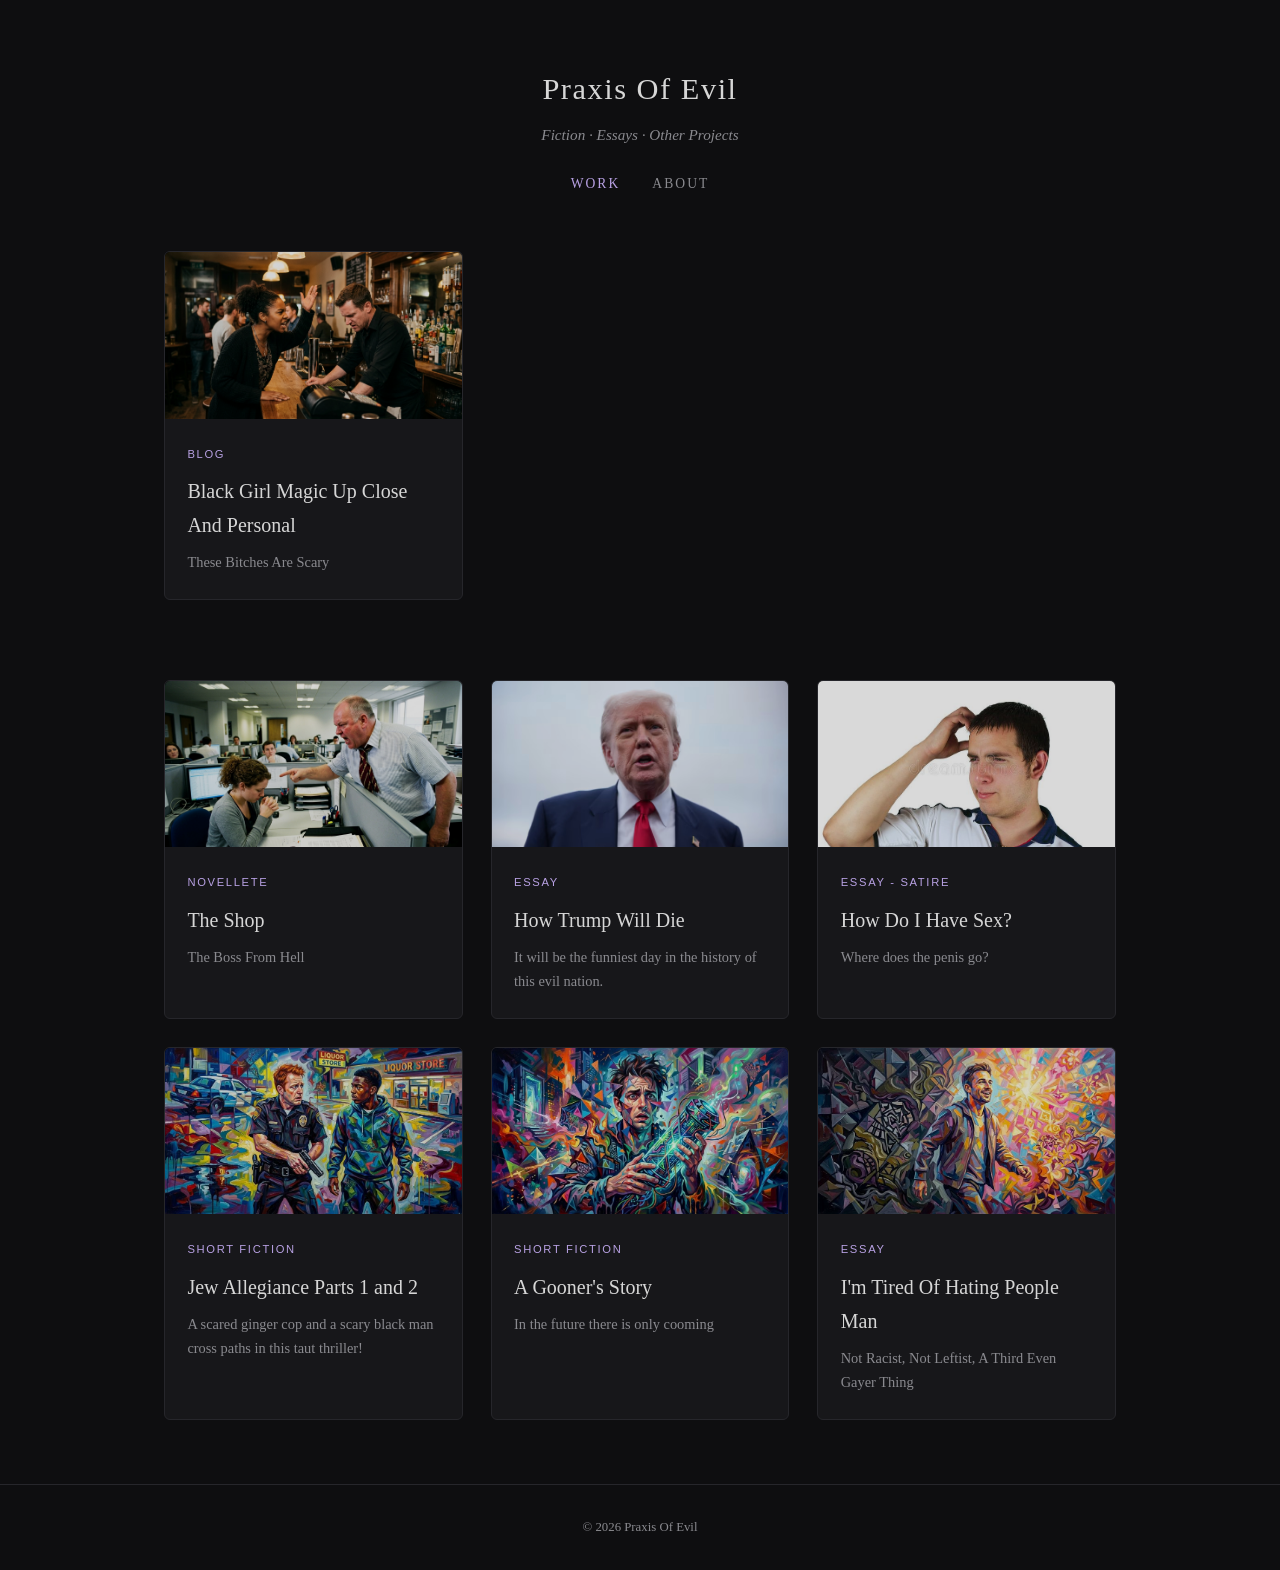
<file: index.html>
<!DOCTYPE html>
<html lang="en">
<head>
  <meta charset="UTF-8">
  <meta name="viewport" content="width=device-width, initial-scale=1.0">
  <title>Praxis Of Evil — Fiction & Writing</title>
  <link rel="stylesheet" href="style.css">
</head>
<body>

  <header class="site-header">
    <h1 class="site-title">Praxis Of Evil</h1>
    <p class="site-subtitle">Fiction · Essays · Other Projects</p>
    <nav class="site-nav">
      <a href="index.html" class="active">Work</a>
      <a href="about.html">About</a>
    </nav>
  </header>
  
<main class="container">
    <section class="work-grid">

      <a href="posts/Black Girl Magic Up Close And Personal.html" class="card">
        <div class="card-image">
          <img src="images/Black Girl Magic Up Close And Personal.jpg" alt="Black Girl Magic preview">
        </div>
        <div class="card-body">
          <span class="card-tag">Blog</span>
          <h2 class="card-title">Black Girl Magic Up Close And Personal</h2>
          <p class="card-excerpt">These Bitches Are Scary</p>
        </div>
      </a>

    </section>
  </main>
  <main class="container">
    <section class="work-grid">
	  <a href="posts/The Shop.html" class="card">
        <div class="card-image">
          <img src="images/The Shop.jpg" alt="Story One preview">
        </div>
        <div class="card-body">
          <span class="card-tag">Novellete</span>
          <h2 class="card-title">The Shop</h2>
          <p class="card-excerpt">The Boss From Hell</p>
        </div>
      </a>

      <!-- Duplicate this card for each piece of writing -->
      <a href="posts/How Trump Will Die.html" class="card">
        <div class="card-image">
          <img src="images/How Trump Will Die.jpg" alt="Story One preview">
        </div>
        <div class="card-body">
          <span class="card-tag">Essay</span>
          <h2 class="card-title">How Trump Will Die</h2>
          <p class="card-excerpt">It will be the funniest day in the history of this evil nation.</p>
        </div>
      </a>

      <a href="posts/How Do I Have Sex.html" class="card">
        <div class="card-image">
          <img src="images/How Do I Have Sex.jpg" alt="Story Two preview">
        </div>
        <div class="card-body">
          <span class="card-tag">Essay - Satire</span>
          <h2 class="card-title">How Do I Have Sex?</h2>
          <p class="card-excerpt">Where does the penis go?</p>
        </div>
      </a>

      <a href="posts/Jew Allegiance Parts 1 and 2.html" class="card">
        <div class="card-image">
          <img src="images/Jew Allegiance Parts 1 and 2.jpg" alt="Essay preview">
        </div>
        <div class="card-body">
          <span class="card-tag">Short Fiction</span>
          <h2 class="card-title">Jew Allegiance Parts 1 and 2</h2>
          <p class="card-excerpt">A scared ginger cop and a scary black man cross paths in this taut thriller!</p>
        </div>
      </a>

<a href="posts/A Gooner's Story.html" class="card">
        <div class="card-image">
          <img src="images/A Gooner's Story.jpg" alt="Essay preview">
        </div>
        <div class="card-body">
          <span class="card-tag">Short Fiction</span>
          <h2 class="card-title">A Gooner's Story</h2>
          <p class="card-excerpt">In the future there is only cooming</p>
        </div>
      </a>

      <a href="posts/I'm Tired Of Hating People Man.html" class="card">
        <div class="card-image">
          <img src="images/I'm Tired Of Hating People Man.jpg" alt="Essay preview">
        </div>
        <div class="card-body">
          <span class="card-tag">Essay</span>
          <h2 class="card-title">I'm Tired Of Hating People Man</h2>
          <p class="card-excerpt">Not Racist, Not Leftist, A Third Even Gayer Thing</p>
        </div>
      </a>

    </section>
  </main>

  <footer class="site-footer">
    <p>© 2026 Praxis Of Evil</p>
  </footer>

</body>
</html>
</file>
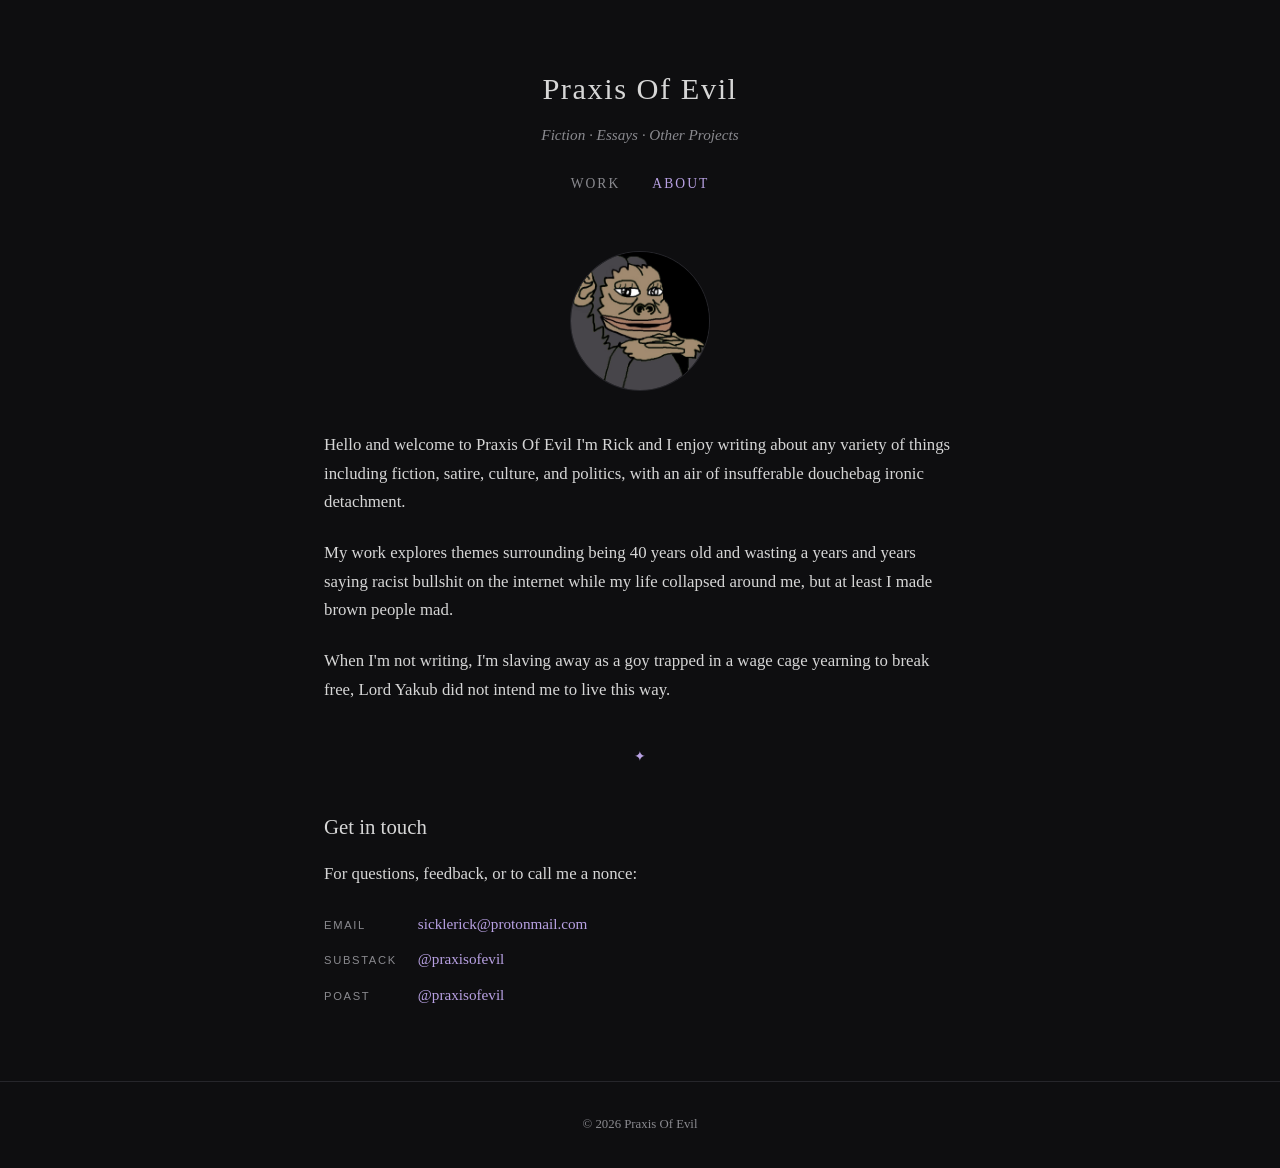
<file: about.html>
<!DOCTYPE html>
<html lang="en">
<head>
  <meta charset="UTF-8">
  <meta name="viewport" content="width=device-width, initial-scale=1.0">
  <title>About — Praxis Of Evil</title>
  <link rel="stylesheet" href="style.css">
</head>
<body>

  <header class="site-header">
    <h1 class="site-title">Praxis Of Evil</h1>
    <p class="site-subtitle">Fiction · Essays · Other Projects</p>
    <nav class="site-nav">
      <a href="index.html">Work</a>
      <a href="about.html" class="active">About</a>
    </nav>
  </header>

  <main class="about">

    <div class="about-portrait">
      <img src="images/portrait.jpg" alt="Portrait of Your Name">
    </div>

    <article class="about-content">
      <p>Hello and welcome to Praxis Of Evil I'm Rick and I enjoy writing about any variety of things including fiction, satire, culture, and politics, with an air of insufferable douchebag ironic detachment.</p>

      <p>My work explores themes surrounding being 40 years old and wasting a years and years saying racist bullshit on the internet while my life collapsed around me, but at least I made brown people mad.</p>

      <p>When I'm not writing, I'm slaving away as a goy trapped in a wage cage yearning to break free, Lord Yakub did not intend me to live this way.</p>

      <div class="about-divider">✦</div>

      <h2 class="about-heading">Get in touch</h2>
      <p>For questions, feedback, or to call me a nonce:</p>

      <ul class="contact-list">
        <li><span class="contact-label">Email</span> <a href="sicklerick@protonmail.com">sicklerick@protonmail.com</a></li>
        <li><span class="contact-label">Substack</span> <a href="https://substack.com/@praxisofevil?utm_source=user-menu">@praxisofevil</a></li>
        <li><span class="contact-label">Poast</span> <a href="https://poa.st/@PraxisOfEvil">@praxisofevil</a></li>
      </ul>
    </article>

  </main>

  <footer class="site-footer">
    <p>© 2026 Praxis Of Evil</p>
  </footer>

</body>
</html>
</file>
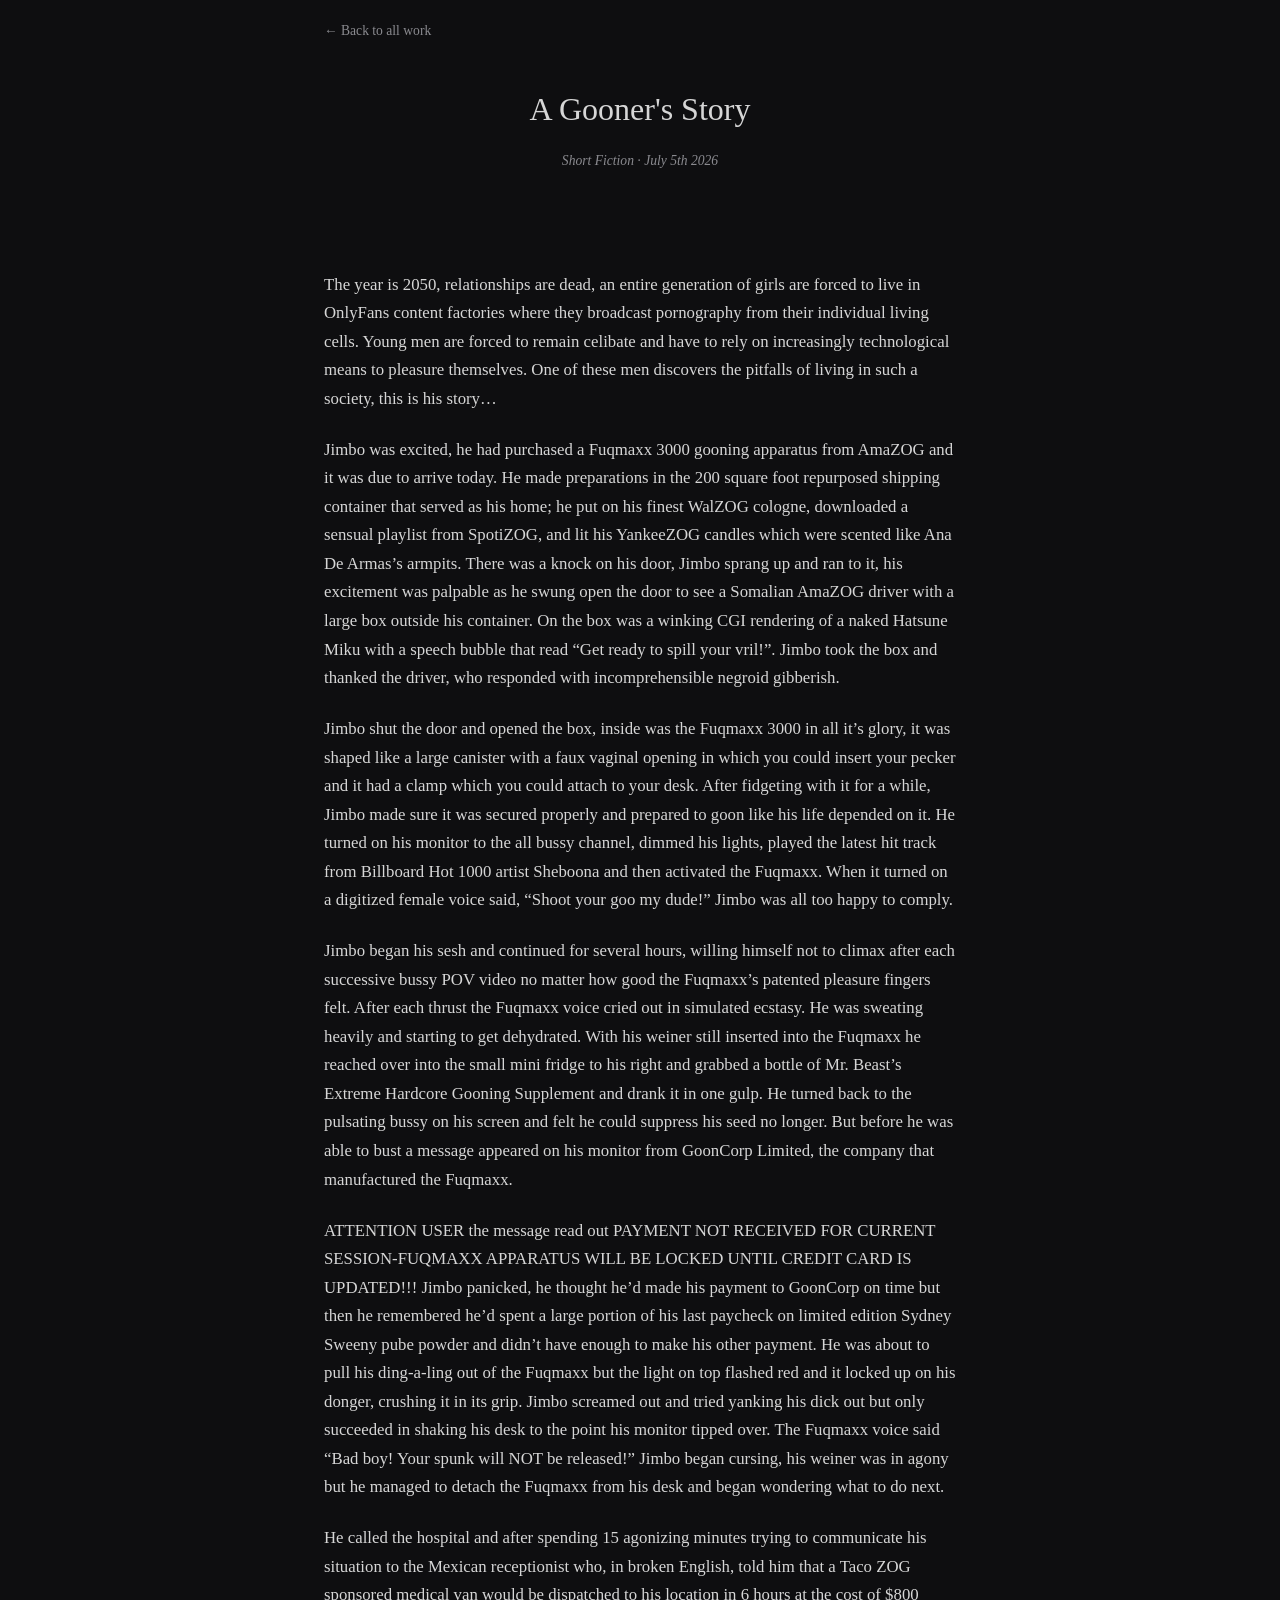
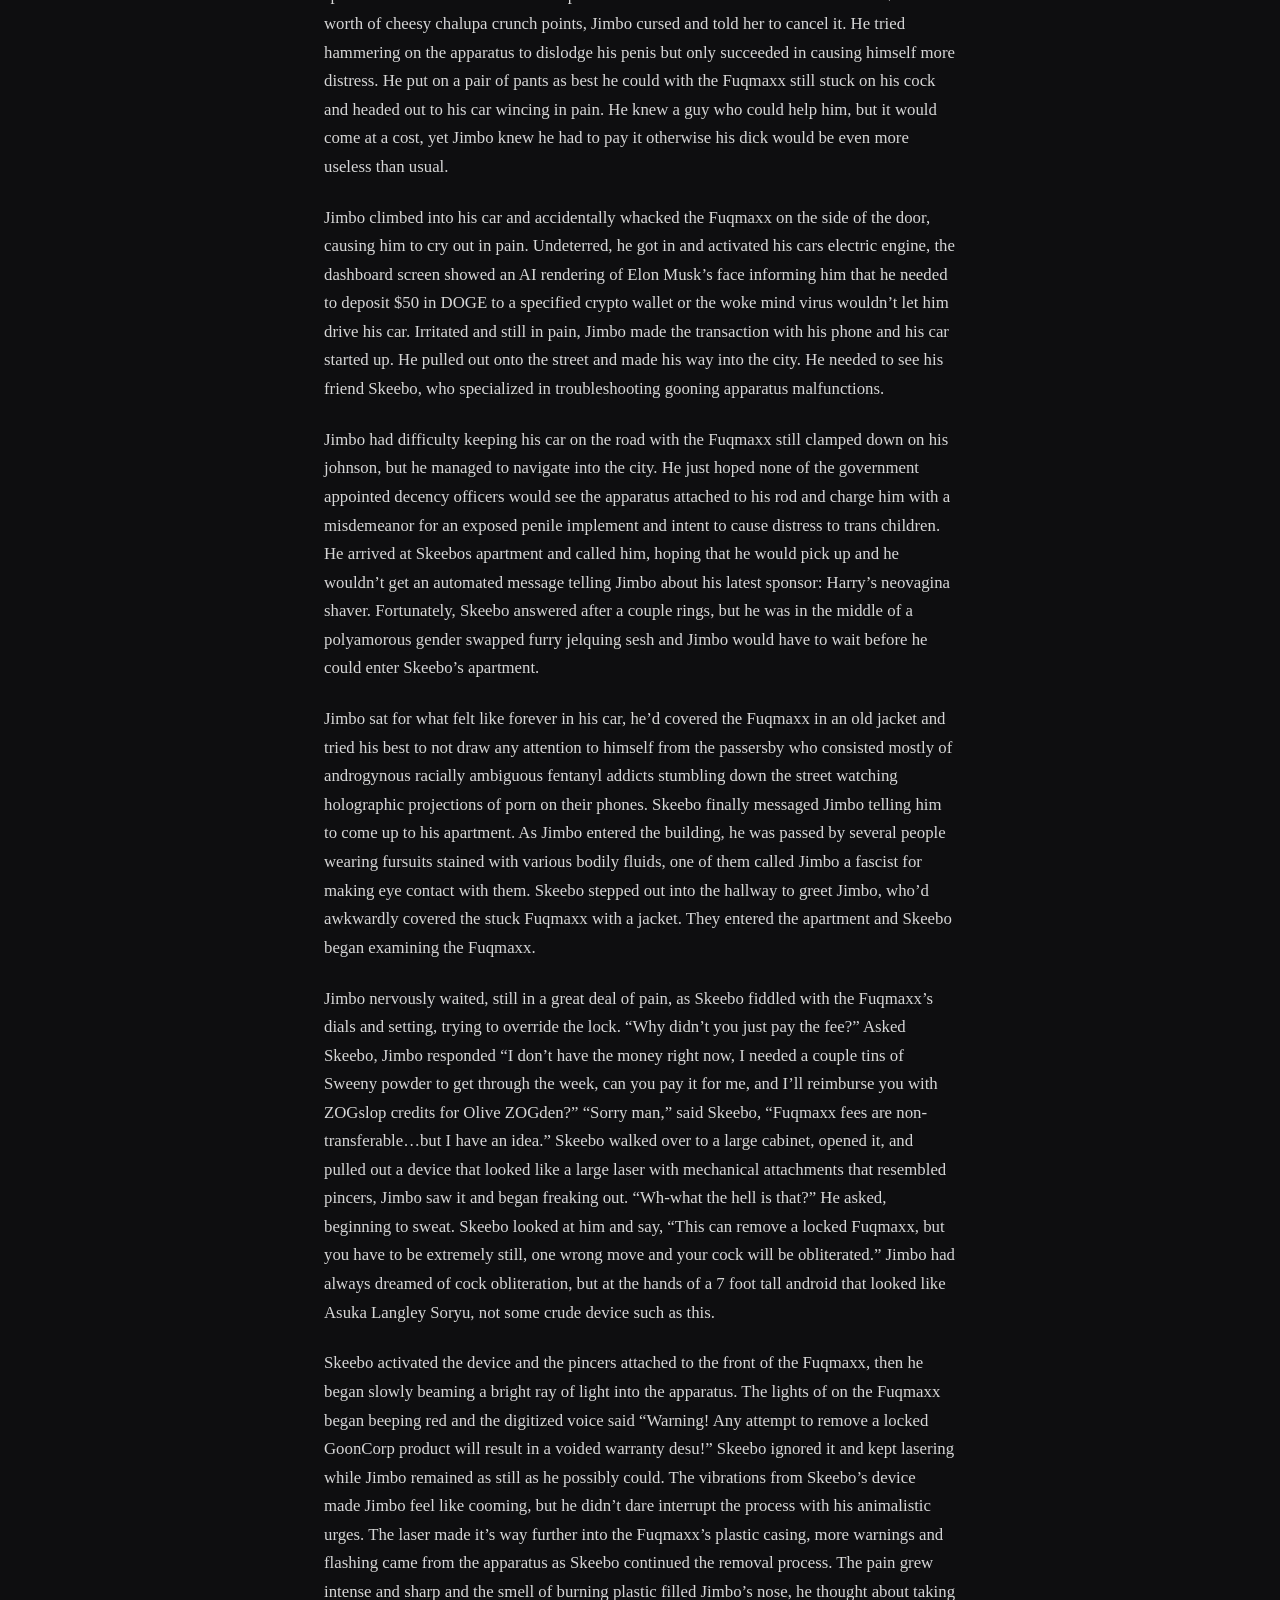
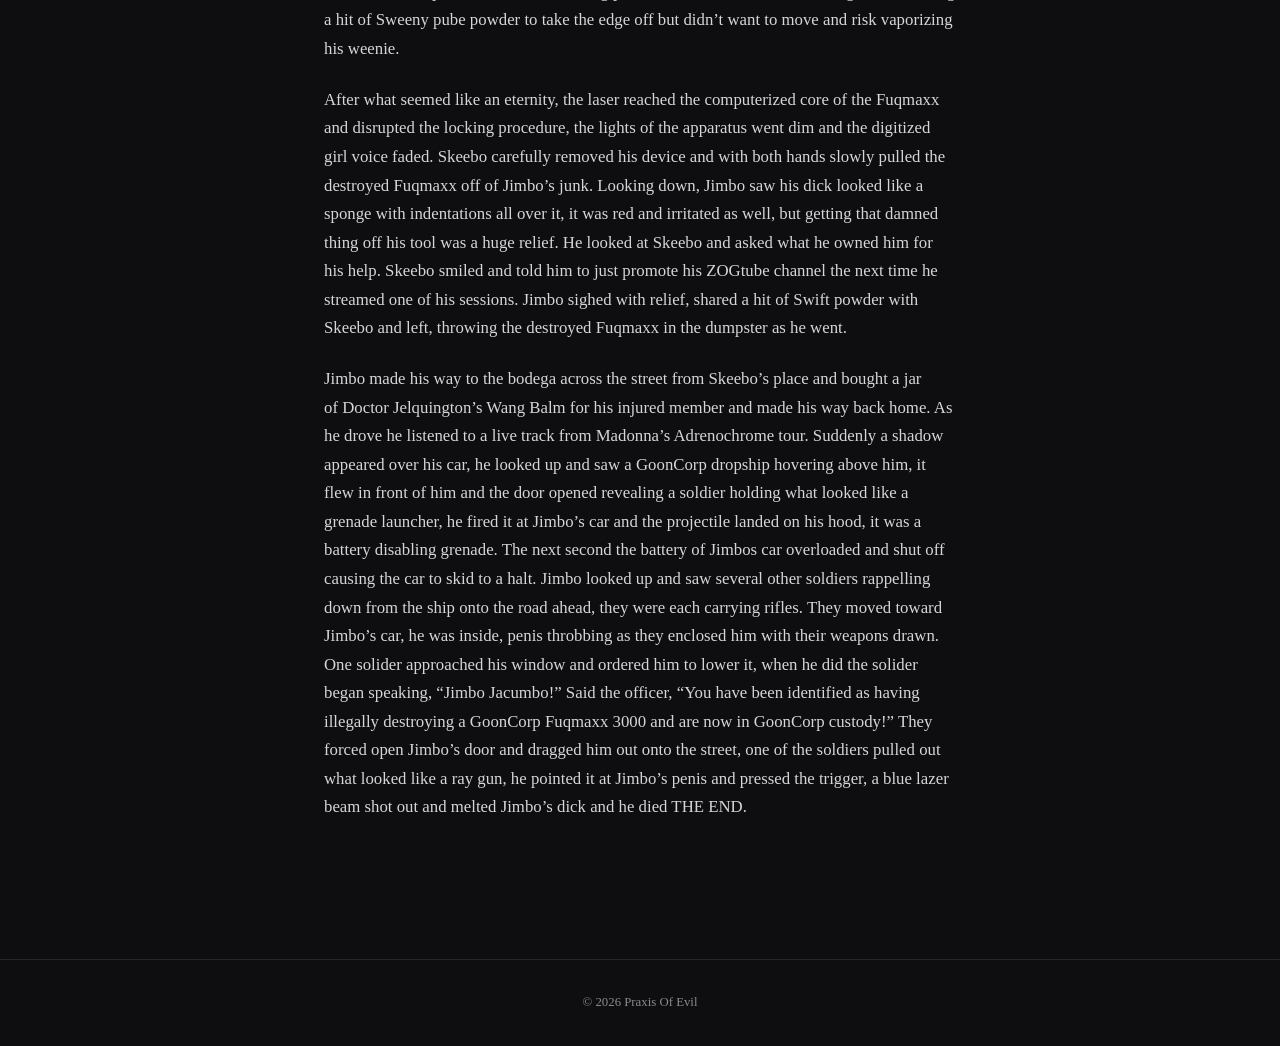
<file: posts/A Gooner's Story.html>
<!DOCTYPE html>
<html lang="en">
<head>
  <meta charset="UTF-8">
  <meta name="viewport" content="width=device-width, initial-scale=1.0">
  <title>A Gooner's Story</title>
  <link rel="stylesheet" href="../style.css">
</head>
<body>

  <main class="post">
    <a href="../index.html" class="back-link">← Back to all work</a>

    <header class="post-header">
      <h1 class="post-title">A Gooner's Story</h1>
      <p class="post-meta">Short Fiction · July 5th 2026</p>
    </header>

    <article class="post-content">
          <p><p class="demoTitle">&nbsp;&nbsp;&nbsp;&nbsp;</p>
<p>The year is 2050, relationships are dead, an entire generation of girls are forced to live in OnlyFans content factories where they broadcast pornography from their individual living cells. Young men are forced to remain celibate and have to rely on increasingly technological means to pleasure themselves. One of these men discovers the pitfalls of living in such a society, this is his story&hellip;</p>
<p>Jimbo was excited, he had purchased a Fuqmaxx 3000 gooning apparatus from AmaZOG and it was due to arrive today. He made preparations in the 200 square foot repurposed shipping container that served as his home; he put on his finest WalZOG cologne, downloaded a sensual playlist from SpotiZOG, and lit his YankeeZOG candles which were scented like Ana De Armas&rsquo;s armpits. There was a knock on his door, Jimbo sprang up and ran to it, his excitement was palpable as he swung open the door to see a Somalian AmaZOG driver with a large box outside his container. On the box was a winking CGI rendering of a naked Hatsune Miku with a speech bubble that read &ldquo;Get ready to spill your vril!&rdquo;. Jimbo took the box and thanked the driver, who responded with incomprehensible negroid gibberish.</p>
<p>Jimbo shut the door and opened the box, inside was the Fuqmaxx 3000 in all it&rsquo;s glory, it was shaped like a large canister with a faux vaginal opening in which you could insert your pecker and it had a clamp which you could attach to your desk. After fidgeting with it for a while, Jimbo made sure it was secured properly and prepared to goon like his life depended on it. He turned on his monitor to the all bussy channel, dimmed his lights, played the latest hit track from Billboard Hot 1000 artist Sheboona and then activated the Fuqmaxx. When it turned on a digitized female voice said, &ldquo;Shoot your goo my dude!&rdquo; Jimbo was all too happy to comply.</p>
<p>Jimbo began his sesh and continued for several hours, willing himself not to climax after each successive bussy POV video no matter how good the Fuqmaxx&rsquo;s patented pleasure fingers felt. After each thrust the Fuqmaxx voice cried out in simulated ecstasy. He was sweating heavily and starting to get dehydrated. With his weiner still inserted into the Fuqmaxx he reached over into the small mini fridge to his right and grabbed a bottle of&nbsp;Mr. Beast&rsquo;s Extreme Hardcore Gooning Supplement&nbsp;and drank it in one gulp. He turned back to the pulsating bussy on his screen and felt he could suppress his seed no longer. But before he was able to bust a message appeared on his monitor from GoonCorp Limited, the company that manufactured the Fuqmaxx.</p>
<p>ATTENTION USER&nbsp;the message read out&nbsp;PAYMENT NOT RECEIVED FOR CURRENT SESSION-FUQMAXX APPARATUS WILL BE LOCKED UNTIL CREDIT CARD IS UPDATED!!!&nbsp;Jimbo panicked, he thought he&rsquo;d made his payment to GoonCorp on time but then he remembered he&rsquo;d spent a large portion of his last paycheck on limited edition Sydney Sweeny pube powder and didn&rsquo;t have enough to make his other payment. He was about to pull his ding-a-ling out of the Fuqmaxx but the light on top flashed red and it locked up on his donger, crushing it in its grip. Jimbo screamed out and tried yanking his dick out but only succeeded in shaking his desk to the point his monitor tipped over. The Fuqmaxx voice said &ldquo;Bad boy! Your spunk will NOT be released!&rdquo; Jimbo began cursing, his weiner was in agony but he managed to detach the Fuqmaxx from his desk and began wondering what to do next.</p>
<p>He called the hospital and after spending 15 agonizing minutes trying to communicate his situation to the Mexican receptionist who, in broken English, told him that a Taco ZOG sponsored medical van would be dispatched to his location in 6 hours at the cost of $800 worth of cheesy chalupa crunch points, Jimbo cursed and told her to cancel it. He tried hammering on the apparatus to dislodge his penis but only succeeded in causing himself more distress. He put on a pair of pants as best he could with the Fuqmaxx still stuck on his cock and headed out to his car wincing in pain. He knew a guy who could help him, but it would come at a cost, yet Jimbo knew he had to pay it otherwise his dick would be even more useless than usual.</p>
<p>Jimbo climbed into his car and accidentally whacked the Fuqmaxx on the side of the door, causing him to cry out in pain. Undeterred, he got in and activated his cars electric engine, the dashboard screen showed an AI rendering of Elon Musk&rsquo;s face informing him that he needed to deposit $50 in DOGE to a specified crypto wallet or the woke mind virus wouldn&rsquo;t let him drive his car. Irritated and still in pain, Jimbo made the transaction with his phone and his car started up. He pulled out onto the street and made his way into the city. He needed to see his friend Skeebo, who specialized in troubleshooting gooning apparatus malfunctions.</p>
<p>Jimbo had difficulty keeping his car on the road with the Fuqmaxx still clamped down on his johnson, but he managed to navigate into the city. He just hoped none of the government appointed decency officers would see the apparatus attached to his rod and charge him with a misdemeanor for an exposed penile implement and intent to cause distress to trans children. He arrived at Skeebos apartment and called him, hoping that he would pick up and he wouldn&rsquo;t get an automated message telling Jimbo about his latest sponsor: Harry&rsquo;s neovagina shaver. Fortunately, Skeebo answered after a couple rings, but he was in the middle of a polyamorous gender swapped furry jelquing sesh and Jimbo would have to wait before he could enter Skeebo&rsquo;s apartment.</p>
<p>Jimbo sat for what felt like forever in his car, he&rsquo;d covered the Fuqmaxx in an old jacket and tried his best to not draw any attention to himself from the passersby who consisted mostly of androgynous racially ambiguous fentanyl addicts stumbling down the street watching holographic projections of porn on their phones. Skeebo finally messaged Jimbo telling him to come up to his apartment. As Jimbo entered the building, he was passed by several people wearing fursuits stained with various bodily fluids, one of them called Jimbo a fascist for making eye contact with them. Skeebo stepped out into the hallway to greet Jimbo, who&rsquo;d awkwardly covered the stuck Fuqmaxx with a jacket. They entered the apartment and Skeebo began examining the Fuqmaxx.</p>
<p>Jimbo nervously waited, still in a great deal of pain, as Skeebo fiddled with the Fuqmaxx&rsquo;s dials and setting, trying to override the lock. &ldquo;Why didn&rsquo;t you just pay the fee?&rdquo; Asked Skeebo, Jimbo responded &ldquo;I don&rsquo;t have the money right now, I needed a couple tins of Sweeny powder to get through the week, can you pay it for me, and I&rsquo;ll reimburse you with ZOGslop credits for Olive ZOGden?&rdquo; &ldquo;Sorry man,&rdquo; said Skeebo, &ldquo;Fuqmaxx fees are non-transferable&hellip;but I have an idea.&rdquo; Skeebo walked over to a large cabinet, opened it, and pulled out a device that looked like a large laser with mechanical attachments that resembled pincers, Jimbo saw it and began freaking out. &ldquo;Wh-what the hell is&nbsp;that?&rdquo; He asked, beginning to sweat. Skeebo looked at him and say, &ldquo;This can remove a locked Fuqmaxx, but you have to be extremely still, one wrong move and your cock will be obliterated.&rdquo; Jimbo had always dreamed of cock obliteration, but at the hands of a 7 foot tall android that looked like Asuka Langley Soryu, not some crude device such as this.</p>
<p>Skeebo activated the device and the pincers attached to the front of the Fuqmaxx, then he began slowly beaming a bright ray of light into the apparatus. The lights of on the Fuqmaxx began beeping red and the digitized voice said &ldquo;Warning! Any attempt to remove a locked GoonCorp product will result in a voided warranty desu!&rdquo; Skeebo ignored it and kept lasering while Jimbo remained as still as he possibly could. The vibrations from Skeebo&rsquo;s device made Jimbo feel like cooming, but he didn&rsquo;t dare interrupt the process with his animalistic urges. The laser made it&rsquo;s way further into the Fuqmaxx&rsquo;s plastic casing, more warnings and flashing came from the apparatus as Skeebo continued the removal process. The pain grew intense and sharp and the smell of burning plastic filled Jimbo&rsquo;s nose, he thought about taking a hit of Sweeny pube powder to take the edge off but didn&rsquo;t want to move and risk vaporizing his weenie.</p>
<p>After what seemed like an eternity, the laser reached the computerized core of the Fuqmaxx and disrupted the locking procedure, the lights of the apparatus went dim and the digitized girl voice faded. Skeebo carefully removed his device and with both hands slowly pulled the destroyed Fuqmaxx off of Jimbo&rsquo;s junk. Looking down, Jimbo saw his dick looked like a sponge with indentations all over it, it was red and irritated as well, but getting that damned thing off his tool was a huge relief. He looked at Skeebo and asked what he owned him for his help. Skeebo smiled and told him to just promote his ZOGtube channel the next time he streamed one of his sessions. Jimbo sighed with relief, shared a hit of Swift powder with Skeebo and left, throwing the destroyed Fuqmaxx in the dumpster as he went.</p>
<p>Jimbo made his way to the bodega across the street from Skeebo&rsquo;s place and bought a jar of&nbsp;Doctor Jelquington&rsquo;s Wang Balm&nbsp;for his injured member and made his way back home. As he drove he listened to a live track from Madonna&rsquo;s Adrenochrome tour. Suddenly a shadow appeared over his car, he looked up and saw a GoonCorp dropship hovering above him, it flew in front of him and the door opened revealing a soldier holding what looked like a grenade launcher, he fired it at Jimbo&rsquo;s car and the projectile landed on his hood, it was a battery disabling grenade. The next second the battery of Jimbos car overloaded and shut off causing the car to skid to a halt. Jimbo looked up and saw several other soldiers rappelling down from the ship onto the road ahead, they were each carrying rifles. They moved toward Jimbo&rsquo;s car, he was inside, penis throbbing as they enclosed him with their weapons drawn. One solider approached his window and ordered him to lower it, when he did the solider began speaking, &ldquo;Jimbo Jacumbo!&rdquo; Said the officer, &ldquo;You have been identified as having illegally destroying a GoonCorp Fuqmaxx 3000 and are now in GoonCorp custody!&rdquo; They forced open Jimbo&rsquo;s door and dragged him out onto the street, one of the soldiers pulled out what looked like a ray gun, he pointed it at Jimbo&rsquo;s penis and pressed the trigger, a blue lazer beam shot out and melted Jimbo&rsquo;s dick and he died THE END.</p>
<p>&nbsp;</p></p>
    </article>
  </main>

  <footer class="site-footer">
    <p>© 2026 Praxis Of Evil</p>
  </footer>

</body>
</html>
</file>
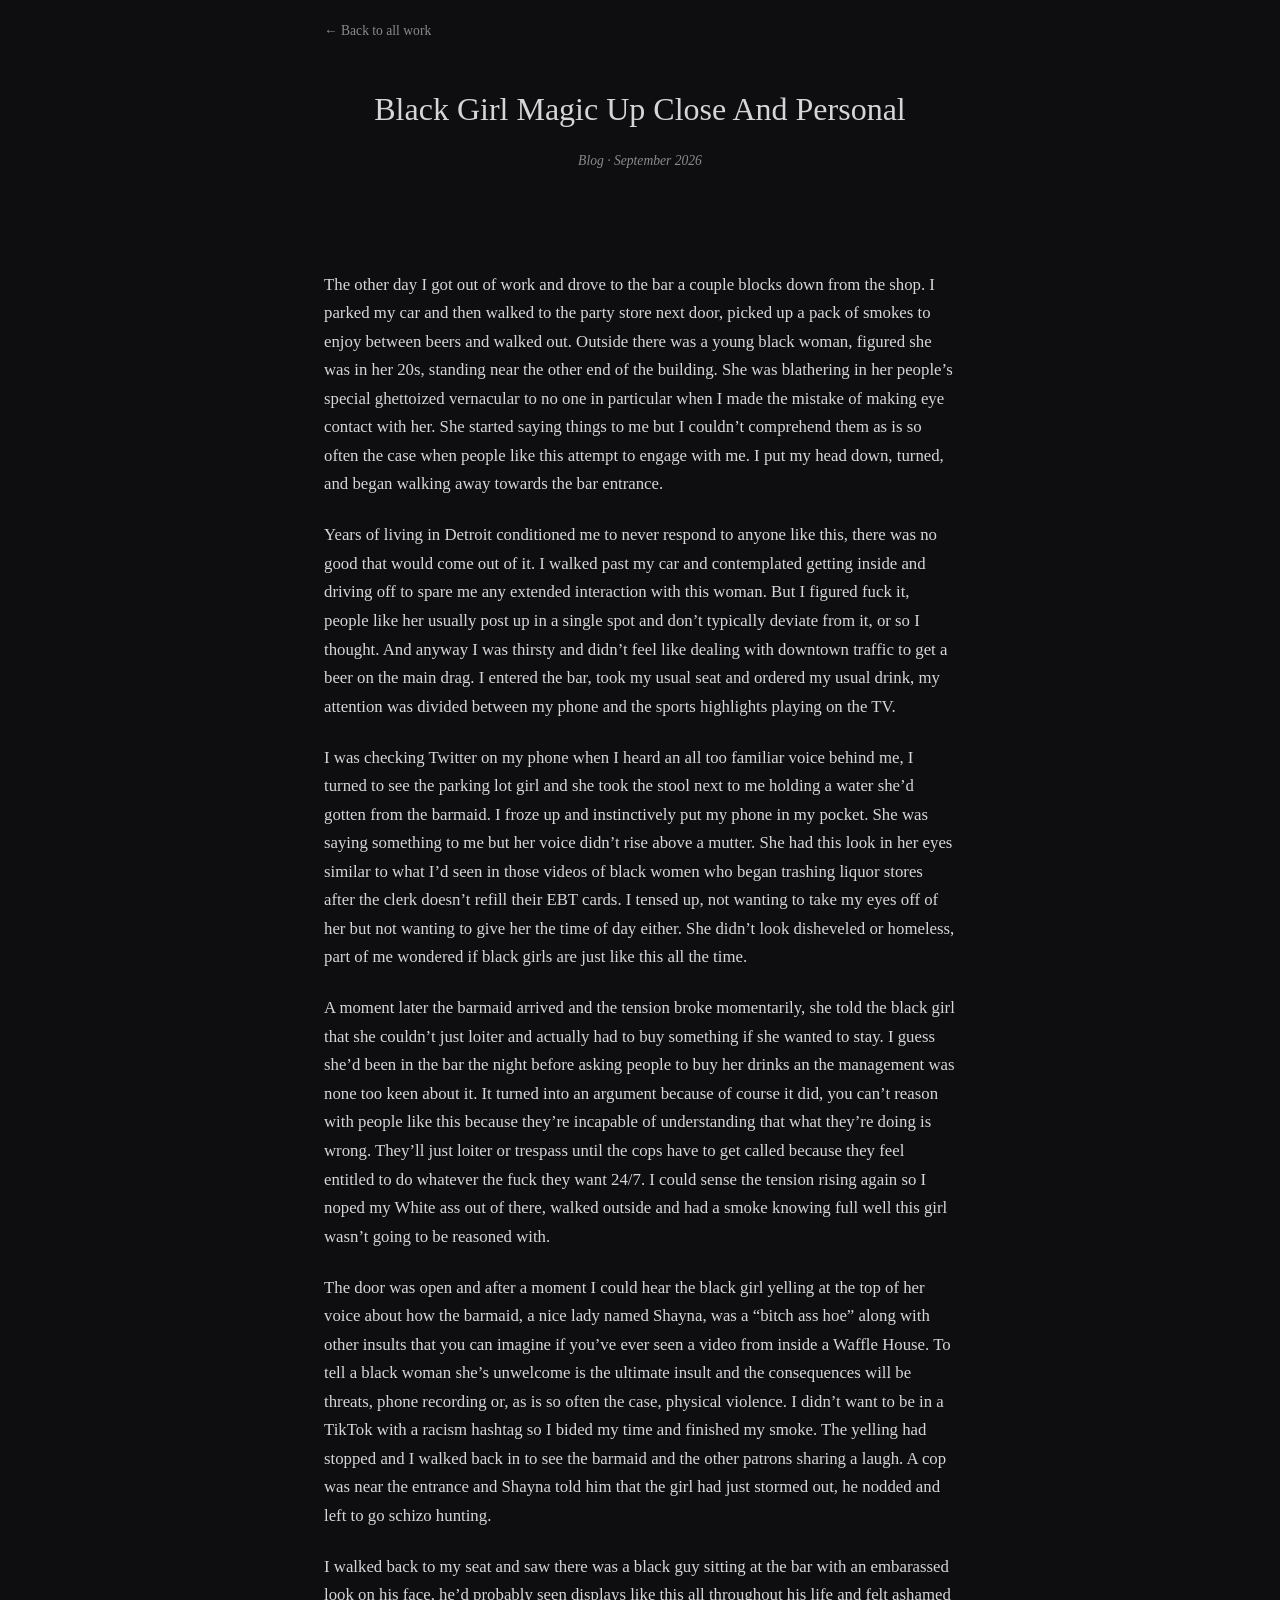
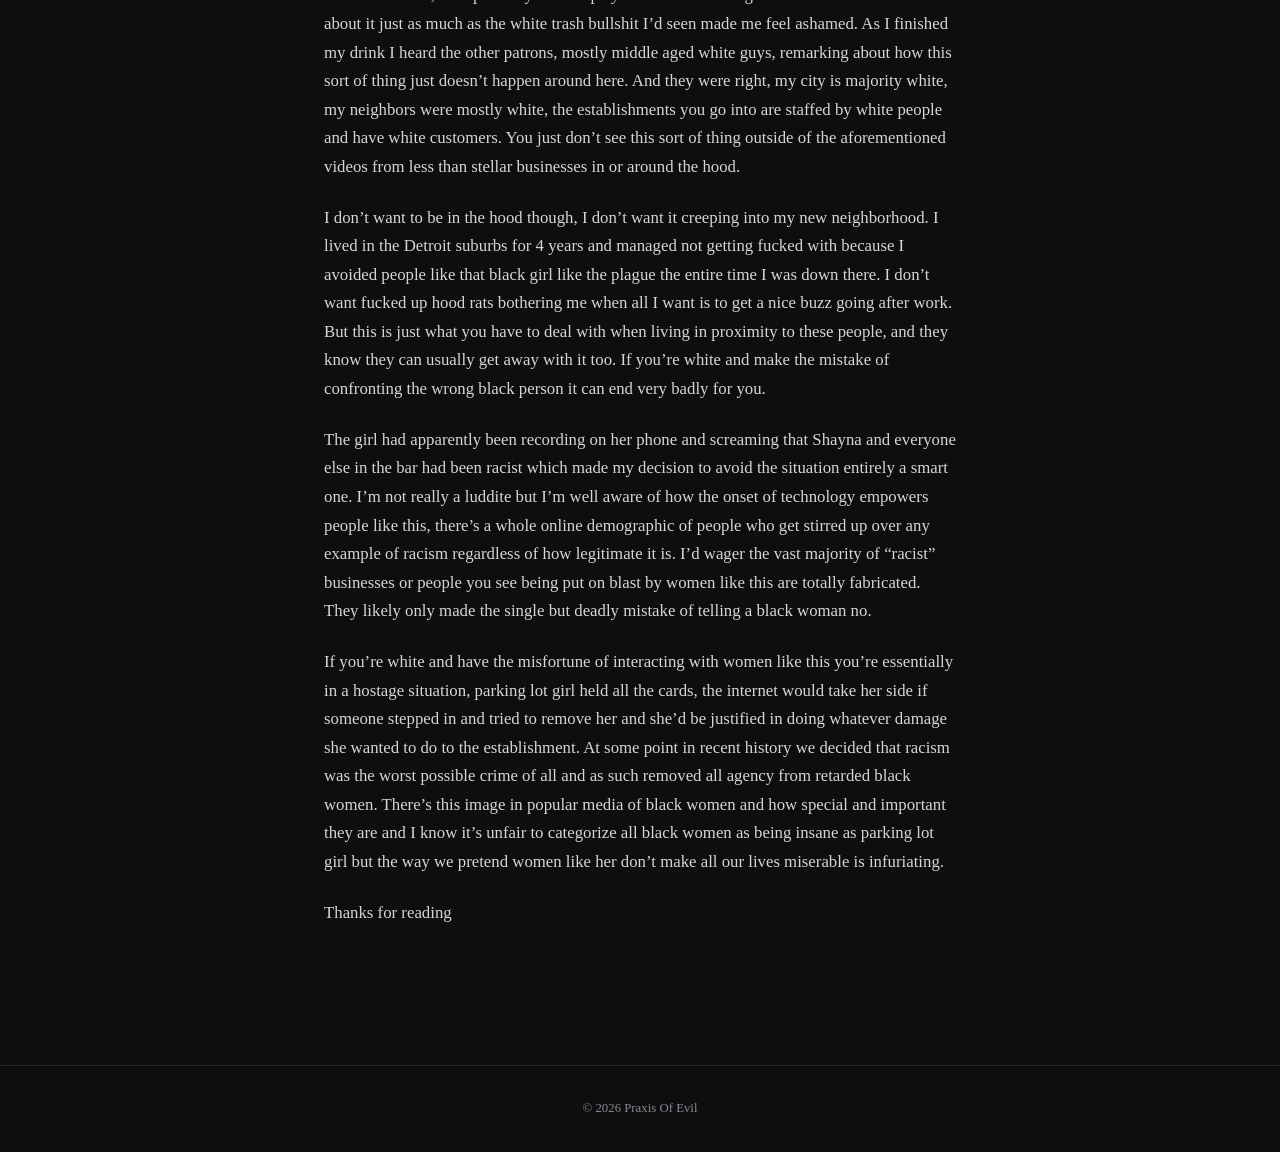
<file: posts/Black Girl Magic Up Close And Personal.html>
<!DOCTYPE html>
<html lang="en">
<head>
  <meta charset="UTF-8">
  <meta name="viewport" content="width=device-width, initial-scale=1.0">
  <title>Black Girl Magic Up Close And Personal</title>
  <link rel="stylesheet" href="../style.css">
</head>
<body>

  <main class="post">
    <a href="../index.html" class="back-link">← Back to all work</a>

    <header class="post-header">
      <h1 class="post-title">Black Girl Magic Up Close And Personal</h1>
      <p class="post-meta">Blog · September 2026</p>
    </header>

    <article class="post-content">
          <p><p class="demoTitle">&nbsp;&nbsp;&nbsp;&nbsp;</p>
<p>The other day I got out of work and drove to the bar a couple blocks down from the shop. I parked my car and then walked to the party store next door, picked up a pack of smokes to enjoy between beers and walked out. Outside there was a young black woman, figured she was in her 20s, standing near the other end of the building. She was blathering in her people&rsquo;s special ghettoized vernacular to no one in particular when I made the mistake of making eye contact with her. She started saying things to me but I couldn&rsquo;t comprehend them as is so often the case when people like this attempt to engage with me. I put my head down, turned, and began walking away towards the bar entrance.</p>
<p>Years of living in Detroit conditioned me to never respond to anyone like this, there was no good that would come out of it. I walked past my car and contemplated getting inside and driving off to spare me any extended interaction with this woman. But I figured fuck it, people like her usually post up in a single spot and don&rsquo;t typically deviate from it, or so I thought. And anyway I was thirsty and didn&rsquo;t feel like dealing with downtown traffic to get a beer on the main drag. I entered the bar, took my usual seat and ordered my usual drink, my attention was divided between my phone and the sports highlights playing on the TV.</p>
<p>I was checking Twitter on my phone when I heard an all too familiar voice behind me, I turned to see the parking lot girl and she took the stool next to me holding a water she&rsquo;d gotten from the barmaid. I froze up and instinctively put my phone in my pocket. She was saying something to me but her voice didn&rsquo;t rise above a mutter. She had this look in her eyes similar to what I&rsquo;d seen in those videos of black women who began trashing liquor stores after the clerk doesn&rsquo;t refill their EBT cards. I tensed up, not wanting to take my eyes off of her but not wanting to give her the time of day either. She didn&rsquo;t look disheveled or homeless, part of me wondered if black girls are just like this all the time.</p>
<p>A moment later the barmaid arrived and the tension broke momentarily, she told the black girl that she couldn&rsquo;t just loiter and actually had to buy something if she wanted to stay. I guess she&rsquo;d been in the bar the night before asking people to buy her drinks an the management was none too keen about it. It turned into an argument because of course it did, you can&rsquo;t reason with people like this because they&rsquo;re incapable of understanding that what they&rsquo;re doing is wrong. They&rsquo;ll just loiter or trespass until the cops have to get called because they feel entitled to do whatever the fuck they want 24/7. I could sense the tension rising again so I noped my White ass out of there, walked outside and had a smoke knowing full well this girl wasn&rsquo;t going to be reasoned with.</p>
<p>The door was open and after a moment I could hear the black girl yelling at the top of her voice about how the barmaid, a nice lady named Shayna, was a &ldquo;bitch ass hoe&rdquo; along with other insults that you can imagine if you&rsquo;ve ever seen a video from inside a Waffle House. To tell a black woman she&rsquo;s unwelcome is the ultimate insult and the consequences will be threats, phone recording or, as is so often the case, physical violence. I didn&rsquo;t want to be in a TikTok with a racism hashtag so I bided my time and finished my smoke. The yelling had stopped and I walked back in to see the barmaid and the other patrons sharing a laugh. A cop was near the entrance and Shayna told him that the girl had just stormed out, he nodded and left to go schizo hunting.</p>
<p>I walked back to my seat and saw there was a black guy sitting at the bar with an embarassed look on his face, he&rsquo;d probably seen displays like this all throughout his life and felt ashamed about it just as much as the white trash bullshit I&rsquo;d seen made me feel ashamed. As I finished my drink I heard the other patrons, mostly middle aged white guys, remarking about how this sort of thing just doesn&rsquo;t happen around here. And they were right, my city is majority white, my neighbors were mostly white, the establishments you go into are staffed by white people and have white customers. You just don&rsquo;t see this sort of thing outside of the aforementioned videos from less than stellar businesses in or around the hood.</p>
<p>I don&rsquo;t want to be in the hood though, I don&rsquo;t want it creeping into my new neighborhood. I lived in the Detroit suburbs for 4 years and managed not getting fucked with because I avoided people like that black girl like the plague the entire time I was down there. I don&rsquo;t want fucked up hood rats bothering me when all I want is to get a nice buzz going after work. But this is just what you have to deal with when living in proximity to these people, and they know they can usually get away with it too. If you&rsquo;re white and make the mistake of confronting the wrong black person it can end very badly for you.</p>
<p>The girl had apparently been recording on her phone and screaming that Shayna and everyone else in the bar had been racist which made my decision to avoid the situation entirely a smart one. I&rsquo;m not really a luddite but I&rsquo;m well aware of how the onset of technology empowers people like this, there&rsquo;s a whole online demographic of people who get stirred up over any example of racism regardless of how legitimate it is. I&rsquo;d wager the vast majority of &ldquo;racist&rdquo; businesses or people you see being put on blast by women like this are totally fabricated. They likely only made the single but deadly mistake of telling a black woman no.</p>
<p>If you&rsquo;re white and have the misfortune of interacting with women like this you&rsquo;re essentially in a hostage situation, parking lot girl held all the cards, the internet would take her side if someone stepped in and tried to remove her and she&rsquo;d be justified in doing whatever damage she wanted to do to the establishment. At some point in recent history we decided that racism was the worst possible crime of all and as such removed all agency from retarded black women. There&rsquo;s this image in popular media of black women and how special and important they are and I know it&rsquo;s unfair to categorize all black women as being insane as parking lot girl but the way we pretend women like her don&rsquo;t make all our lives miserable is infuriating.</p>
<p>Thanks for reading</p>
<p>&nbsp;</p></p>
    </article>
  </main>

  <footer class="site-footer">
    <p>© 2026 Praxis Of Evil</p>
  </footer>

</body>
</html>
</file>
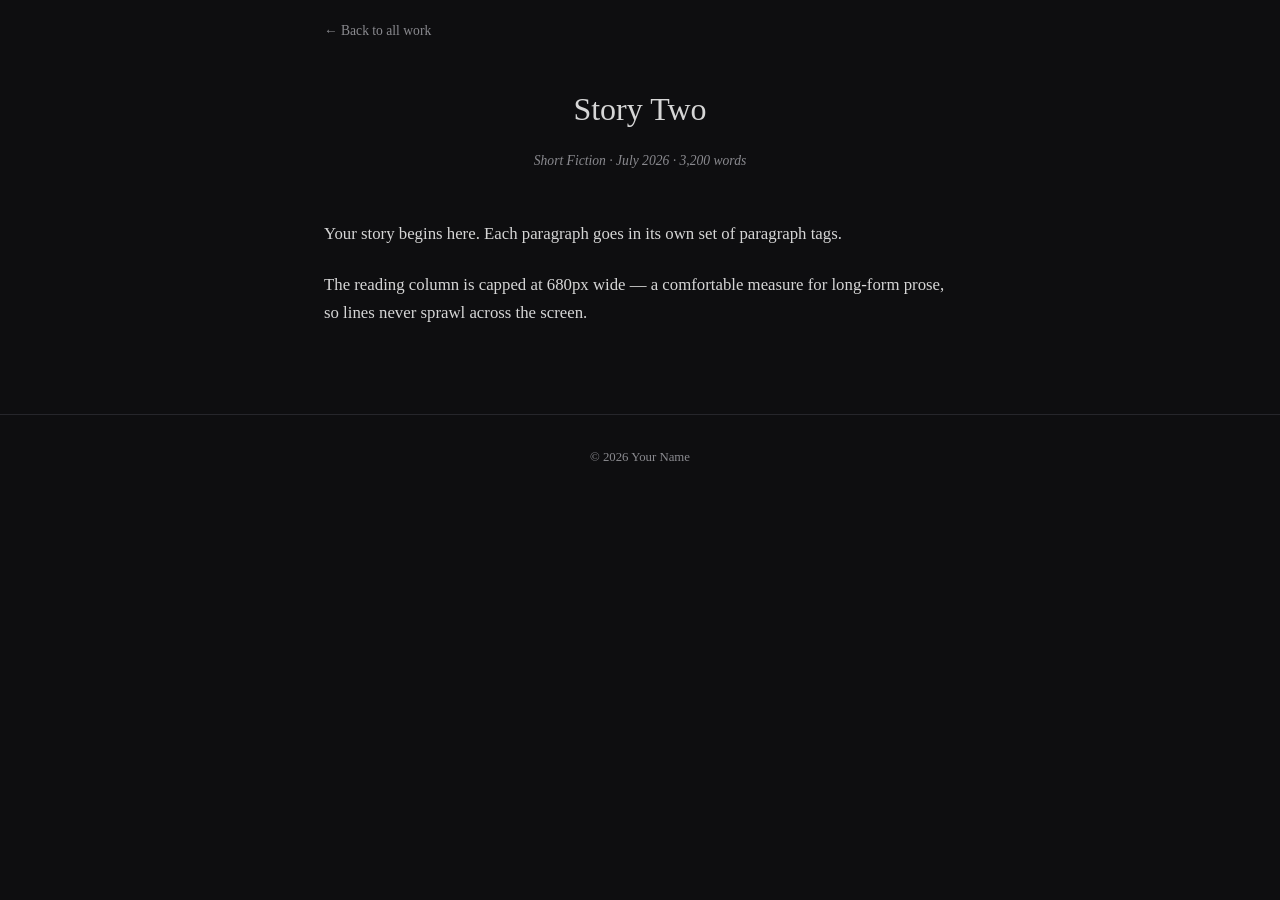
<file: posts/essay-one.html>
<!DOCTYPE html>
<html lang="en">
<head>
  <meta charset="UTF-8">
  <meta name="viewport" content="width=device-width, initial-scale=1.0">
  <title>Story Two — Your Name</title>
  <link rel="stylesheet" href="../style.css">
</head>
<body>

  <main class="post">
    <a href="../index.html" class="back-link">← Back to all work</a>

    <header class="post-header">
      <h1 class="post-title">Story Two</h1>
      <p class="post-meta">Short Fiction · July 2026 · 3,200 words</p>
    </header>

    <article class="post-content">
      <p>Your story begins here. Each paragraph goes in its own set of paragraph tags.</p>
      <p>The reading column is capped at 680px wide — a comfortable measure for long-form prose, so lines never sprawl across the screen.</p>
    </article>
  </main>

  <footer class="site-footer">
    <p>© 2026 Your Name</p>
  </footer>

</body>
</html>
</file>
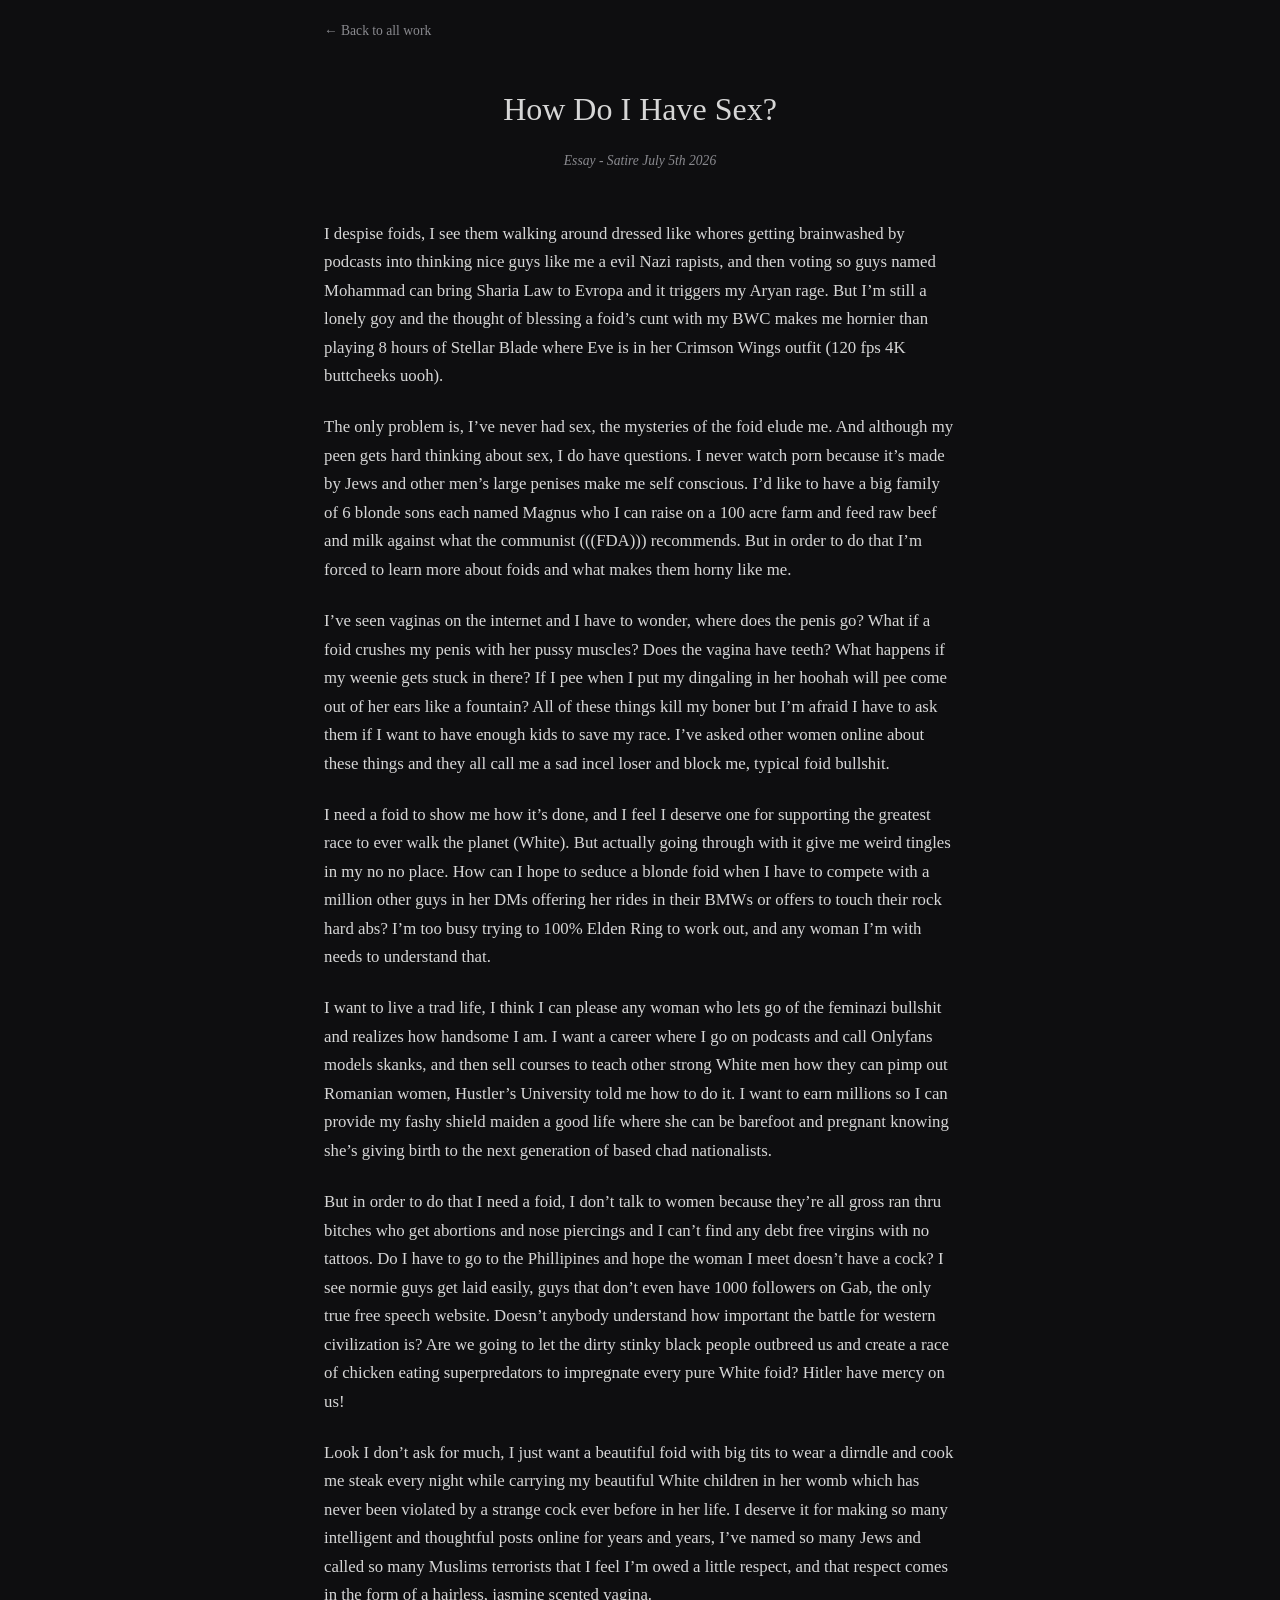
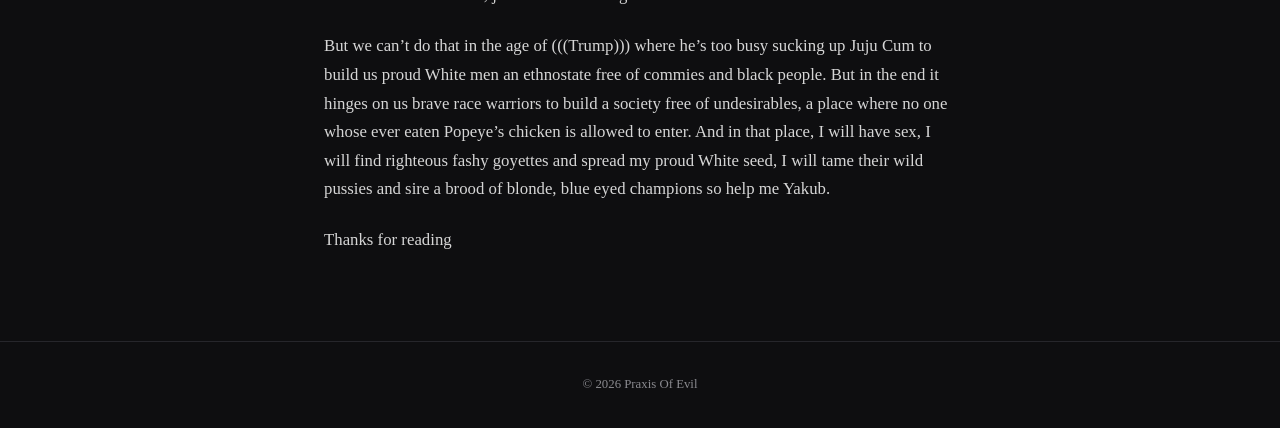
<file: posts/How Do I Have Sex.html>
<!DOCTYPE html>
<html lang="en">
<head>
  <meta charset="UTF-8">
  <meta name="viewport" content="width=device-width, initial-scale=1.0">
  <title>How Do I Have Sex?</title>
  <link rel="stylesheet" href="../style.css">
</head>
<body>

  <main class="post">
    <a href="../index.html" class="back-link">← Back to all work</a>

    <header class="post-header">
      <h1 class="post-title">How Do I Have Sex?</h1>
      <p class="post-meta">Essay - Satire July 5th 2026</p>
    </header>

    <article class="post-content">
            <p>I despise foids, I see them walking around dressed like whores getting brainwashed by podcasts into thinking nice guys like me a evil Nazi rapists, and then voting so guys named Mohammad can bring Sharia Law to Evropa and it triggers my Aryan rage. But I&rsquo;m still a lonely goy and the thought of blessing a foid&rsquo;s cunt with my BWC makes me hornier than playing 8 hours of Stellar Blade where Eve is in her Crimson Wings outfit (120 fps 4K buttcheeks uooh).</p>
<p>The only problem is, I&rsquo;ve never had sex, the mysteries of the foid elude me. And although my peen gets hard thinking about sex, I do have questions. I never watch porn because it&rsquo;s made by Jews and other men&rsquo;s large penises make me self conscious. I&rsquo;d like to have a big family of 6 blonde sons each named Magnus who I can raise on a 100 acre farm and feed raw beef and milk against what the communist (((FDA))) recommends. But in order to do that I&rsquo;m forced to learn more about foids and what makes them horny like me.</p>
<p>I&rsquo;ve seen vaginas on the internet and I have to wonder, where does the penis go? What if a foid crushes my penis with her pussy muscles? Does the vagina have teeth? What happens if my weenie gets stuck in there? If I pee when I put my dingaling in her hoohah will pee come out of her ears like a fountain? All of these things kill my boner but I&rsquo;m afraid I have to ask them if I want to have enough kids to save my race. I&rsquo;ve asked other women online about these things and they all call me a sad incel loser and block me, typical foid bullshit.</p>
<p>I need a foid to show me how it&rsquo;s done, and I feel I deserve one for supporting the greatest race to ever walk the planet (White). But actually going through with it give me weird tingles in my no no place. How can I hope to seduce a blonde foid when I have to compete with a million other guys in her DMs offering her rides in their BMWs or offers to touch their rock hard abs? I&rsquo;m too busy trying to 100% Elden Ring to work out, and any woman I&rsquo;m with needs to understand that.</p>
<p>I want to live a trad life, I think I can please any woman who lets go of the feminazi bullshit and realizes how handsome I am. I want a career where I go on podcasts and call Onlyfans models skanks, and then sell courses to teach other strong White men how they can pimp out Romanian women, Hustler&rsquo;s University told me how to do it. I want to earn millions so I can provide my fashy shield maiden a good life where she can be barefoot and pregnant knowing she&rsquo;s giving birth to the next generation of based chad nationalists.</p>
<p>But in order to do that I need a foid, I don&rsquo;t talk to women because they&rsquo;re all gross ran thru bitches who get abortions and nose piercings and I can&rsquo;t find any debt free virgins with no tattoos. Do I have to go to the Phillipines and hope the woman I meet doesn&rsquo;t have a cock? I see normie guys get laid easily, guys that don&rsquo;t even have 1000 followers on Gab, the only true free speech website. Doesn&rsquo;t anybody understand how important the battle for western civilization is? Are we going to let the dirty stinky black people outbreed us and create a race of chicken eating superpredators to impregnate every pure White foid? Hitler have mercy on us!</p>
<p>Look I don&rsquo;t ask for much, I just want a beautiful foid with big tits to wear a dirndle and cook me steak every night while carrying my beautiful White children in her womb which has never been violated by a strange cock ever before in her life. I deserve it for making so many intelligent and thoughtful posts online for years and years, I&rsquo;ve named so many Jews and called so many Muslims terrorists that I feel I&rsquo;m owed a little respect, and that respect comes in the form of a hairless, jasmine scented vagina.</p>
<p>But we can&rsquo;t do that in the age of (((Trump))) where he&rsquo;s too busy sucking up Juju Cum to build us proud White men an ethnostate free of commies and black people. But in the end it hinges on us brave race warriors to build a society free of undesirables, a place where no one whose ever eaten Popeye&rsquo;s chicken is allowed to enter. And in that place, I will have sex, I will find righteous fashy goyettes and spread my proud White seed, I will tame their wild pussies and sire a brood of blonde, blue eyed champions so help me Yakub.</p>
<p>Thanks for reading</p>
    </article>
  </main>

  <footer class="site-footer">
    <p>© 2026 Praxis Of Evil</p>
  </footer>

</body>
</html>
</file>
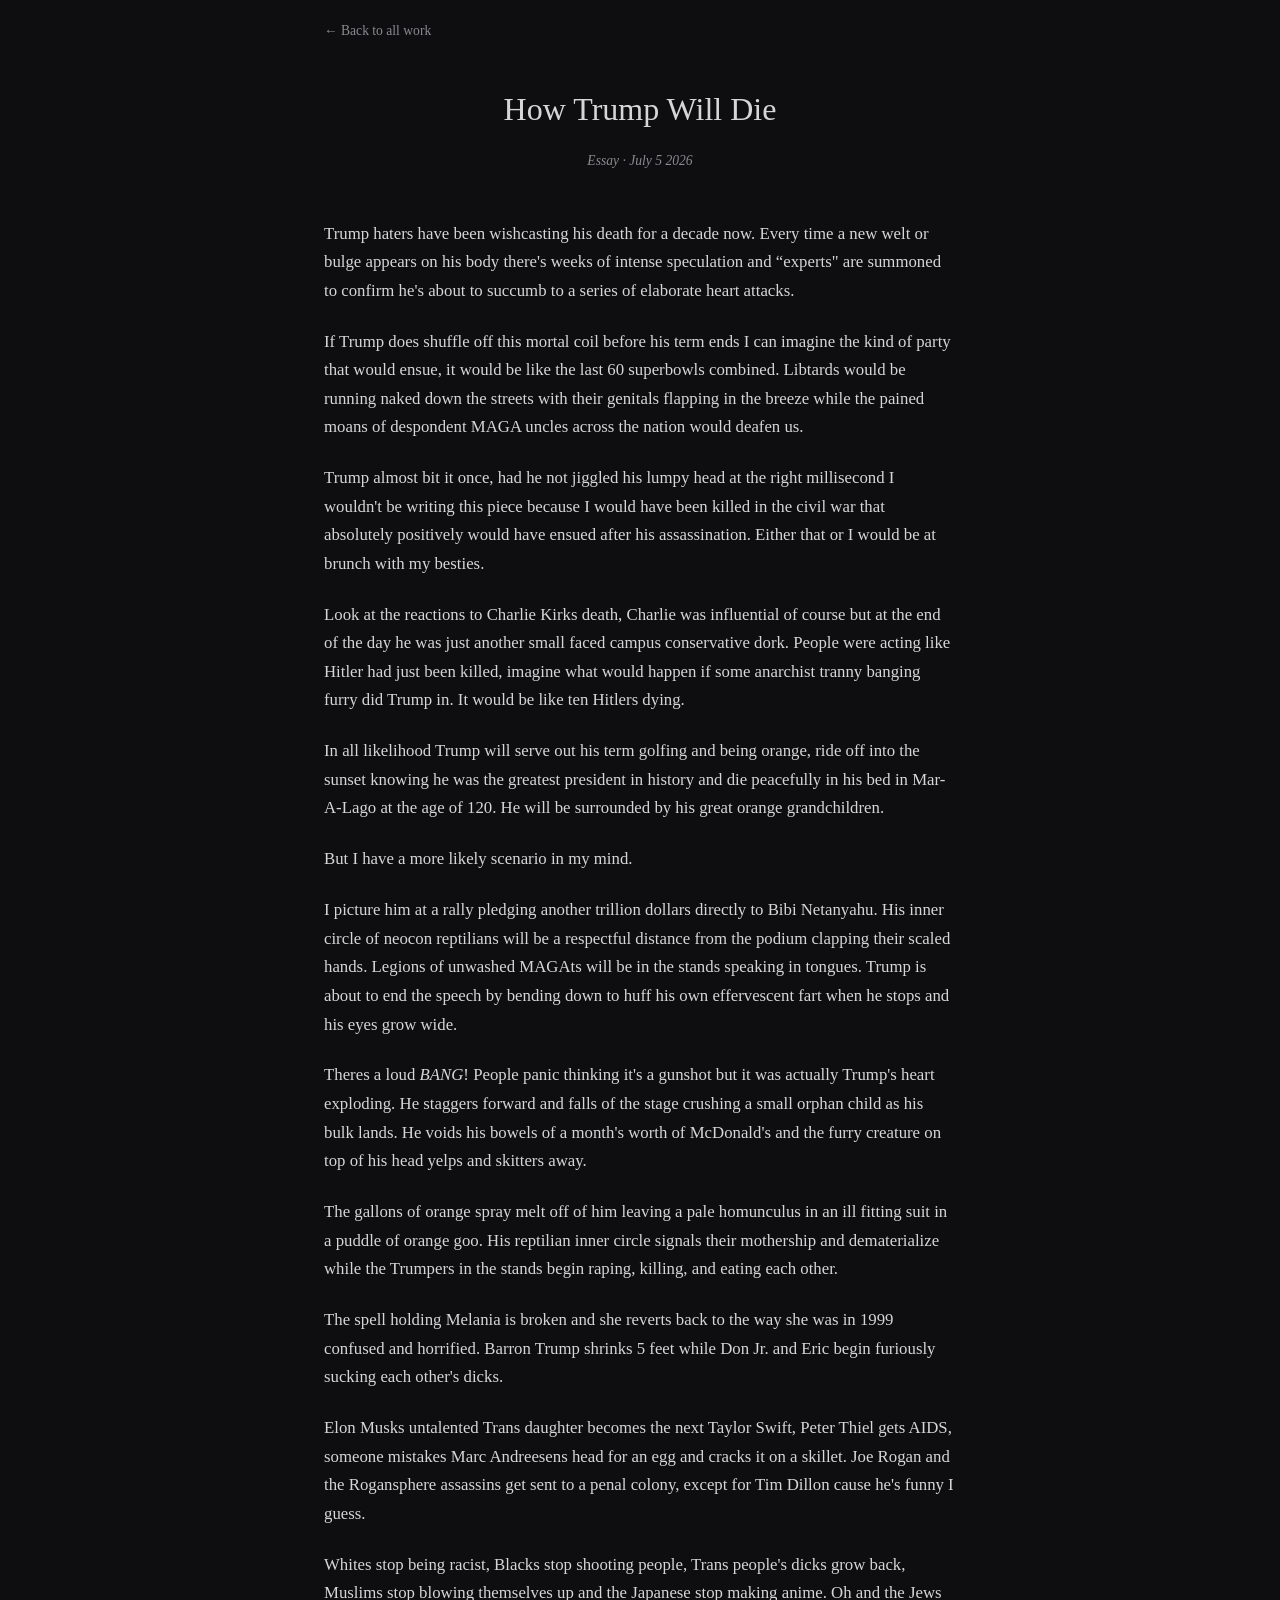
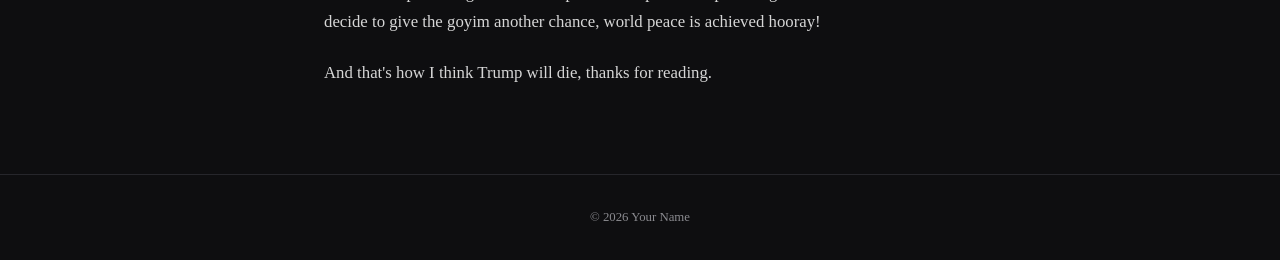
<file: posts/How Trump Will Die.html>
<!DOCTYPE html>
<html lang="en">
<head>
  <meta charset="UTF-8">
  <meta name="viewport" content="width=device-width, initial-scale=1.0">
  <title>How Trump Will Die</title>
  <link rel="stylesheet" href="../style.css">
</head>
<body>

  <main class="post">
    <a href="../index.html" class="back-link">← Back to all work</a>

    <header class="post-header">
      <h1 class="post-title">How Trump Will Die</h1>
      <p class="post-meta">Essay · July 5 2026</p>
    </header>

    <article class="post-content">
      <p><p>Trump haters have been wishcasting his death for a decade now. Every time a new welt or bulge appears on his body there's weeks of intense speculation and &ldquo;experts" are summoned to confirm he's about to succumb to a series of elaborate heart attacks.</p>
<p>If Trump does shuffle off this mortal coil before his term ends I can imagine the kind of party that would ensue, it would be like the last 60 superbowls combined. Libtards would be running naked down the streets with their genitals flapping in the breeze while the pained moans of despondent MAGA uncles across the nation would deafen us.</p>
<p>Trump almost bit it once, had he not jiggled his lumpy head at the right millisecond I wouldn't be writing this piece because I would have been killed in the civil war that absolutely positively would have ensued after his assassination. Either that or I would be at brunch with my besties.</p>
<p>Look at the reactions to Charlie Kirks death, Charlie was influential of course but at the end of the day he was just another small faced campus conservative dork. People were acting like Hitler had just been killed, imagine what would happen if some anarchist tranny banging furry did Trump in. It would be like ten Hitlers dying.</p>
<p>In all likelihood Trump will serve out his term golfing and being orange, ride off into the sunset knowing he was the greatest president in history and die peacefully in his bed in Mar-A-Lago at the age of 120. He will be surrounded by his great orange grandchildren.</p>
<p>But I have a more likely scenario in my mind.</p>
<p>I picture him at a rally pledging another trillion dollars directly to Bibi Netanyahu. His inner circle of neocon reptilians will be a respectful distance from the podium clapping their scaled hands. Legions of unwashed MAGAts will be in the stands speaking in tongues. Trump is about to end the speech by bending down to huff his own effervescent fart when he stops and his eyes grow wide.</p>
<p>Theres a loud&nbsp;<em>BANG</em>! People panic thinking it's a gunshot but it was actually Trump's heart exploding. He staggers forward and falls of the stage crushing a small orphan child as his bulk lands. He voids his bowels of a month's worth of McDonald's and the furry creature on top of his head yelps and skitters away.</p>
<p>The gallons of orange spray melt off of him leaving a pale homunculus in an ill fitting suit in a puddle of orange goo. His reptilian inner circle signals their mothership and dematerialize while the Trumpers in the stands begin raping, killing, and eating each other.</p>
<p>The spell holding Melania is broken and she reverts back to the way she was in 1999 confused and horrified. Barron Trump shrinks 5 feet while Don Jr. and Eric begin furiously sucking each other's dicks.</p>
<p>Elon Musks untalented Trans daughter becomes the next Taylor Swift, Peter Thiel gets AIDS, someone mistakes Marc Andreesens head for an egg and cracks it on a skillet. Joe Rogan and the Rogansphere assassins get sent to a penal colony, except for Tim Dillon cause he's funny I guess.</p>
<p>Whites stop being racist, Blacks stop shooting people, Trans people's dicks grow back, Muslims stop blowing themselves up and the Japanese stop making anime. Oh and the Jews decide to give the goyim another chance, world peace is achieved hooray!</p>
<p>And that's how I think Trump will die, thanks for reading.</p></p>
    </article>
  </main>

  <footer class="site-footer">
    <p>© 2026 Your Name</p>
  </footer>

</body>
</html>
</file>
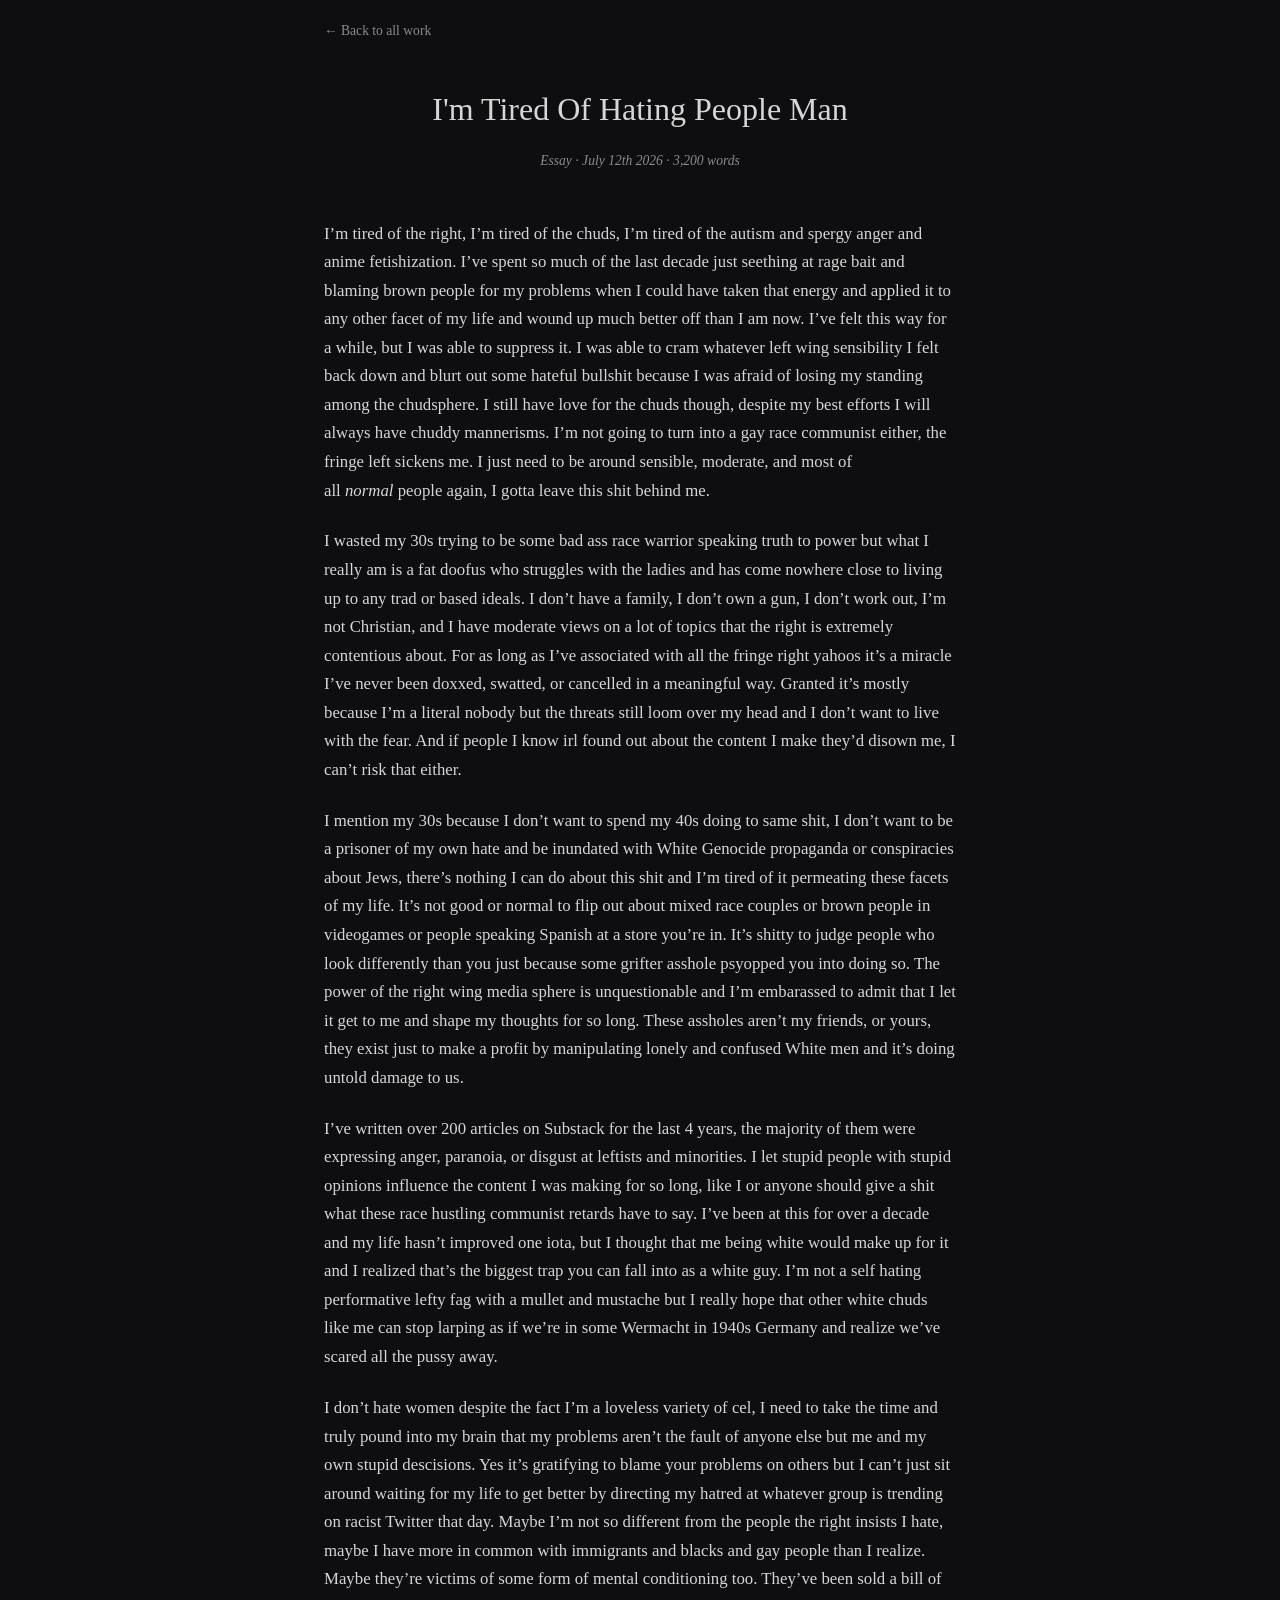
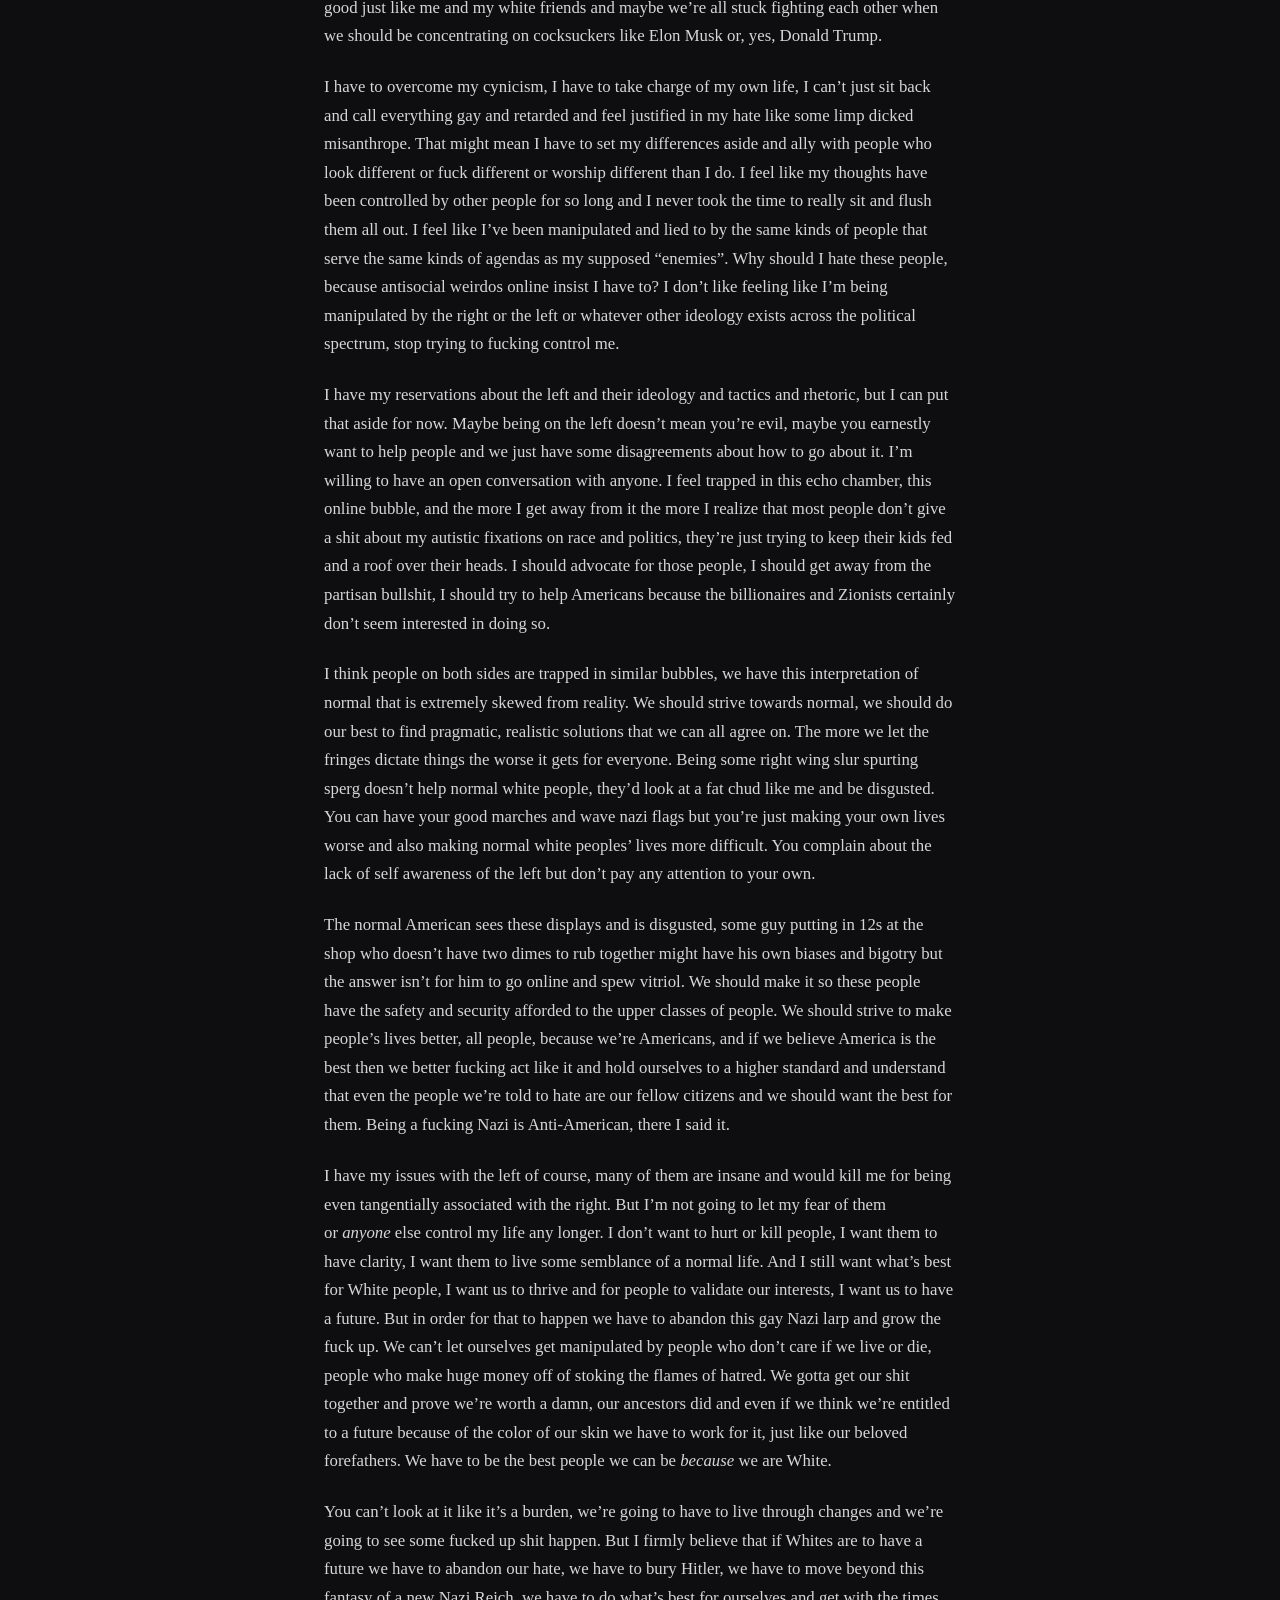
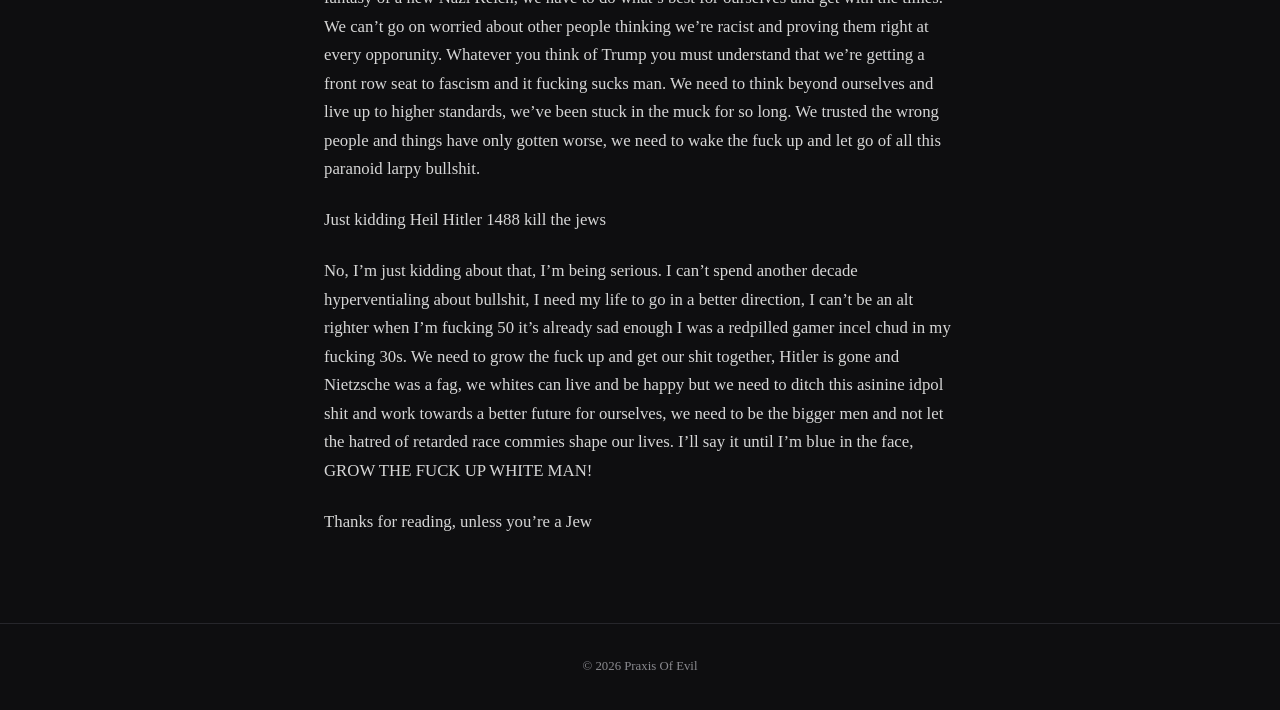
<file: posts/I'm Tired Of Hating People Man.html>
<!DOCTYPE html>
<html lang="en">
<head>
  <meta charset="UTF-8">
  <meta name="viewport" content="width=device-width, initial-scale=1.0">
  <title>I'm Tired Of Hating People Man</title>
  <link rel="stylesheet" href="../style.css">
</head>
<body>

  <main class="post">
    <a href="../index.html" class="back-link">← Back to all work</a>

    <header class="post-header">
      <h1 class="post-title">I'm Tired Of Hating People Man</h1>
      <p class="post-meta">Essay · July 12th 2026 · 3,200 words</p>
    </header>

    <article class="post-content">
           <p><p>I&rsquo;m tired of the right, I&rsquo;m tired of the chuds, I&rsquo;m tired of the autism and spergy anger and anime fetishization. I&rsquo;ve spent so much of the last decade just seething at rage bait and blaming brown people for my problems when I could have taken that energy and applied it to any other facet of my life and wound up much better off than I am now. I&rsquo;ve felt this way for a while, but I was able to suppress it. I was able to cram whatever left wing sensibility I felt back down and blurt out some hateful bullshit because I was afraid of losing my standing among the chudsphere. I still have love for the chuds though, despite my best efforts I will always have chuddy mannerisms. I&rsquo;m not going to turn into a gay race communist either, the fringe left sickens me. I just need to be around sensible, moderate, and most of all&nbsp;<em>normal</em>&nbsp;people again, I gotta leave this shit behind me.</p>
<p>I wasted my 30s trying to be some bad ass race warrior speaking truth to power but what I really am is a fat doofus who struggles with the ladies and has come nowhere close to living up to any trad or based ideals. I don&rsquo;t have a family, I don&rsquo;t own a gun, I don&rsquo;t work out, I&rsquo;m not Christian, and I have moderate views on a lot of topics that the right is extremely contentious about. For as long as I&rsquo;ve associated with all the fringe right yahoos it&rsquo;s a miracle I&rsquo;ve never been doxxed, swatted, or cancelled in a meaningful way. Granted it&rsquo;s mostly because I&rsquo;m a literal nobody but the threats still loom over my head and I don&rsquo;t want to live with the fear. And if people I know irl found out about the content I make they&rsquo;d disown me, I can&rsquo;t risk that either.</p>
<p>I mention my 30s because I don&rsquo;t want to spend my 40s doing to same shit, I don&rsquo;t want to be a prisoner of my own hate and be inundated with White Genocide propaganda or conspiracies about Jews, there&rsquo;s nothing I can do about this shit and I&rsquo;m tired of it permeating these facets of my life. It&rsquo;s not good or normal to flip out about mixed race couples or brown people in videogames or people speaking Spanish at a store you&rsquo;re in. It&rsquo;s shitty to judge people who look differently than you just because some grifter asshole psyopped you into doing so. The power of the right wing media sphere is unquestionable and I&rsquo;m embarassed to admit that I let it get to me and shape my thoughts for so long. These assholes aren&rsquo;t my friends, or yours, they exist just to make a profit by manipulating lonely and confused White men and it&rsquo;s doing untold damage to us.</p>
<p>I&rsquo;ve written over 200 articles on Substack for the last 4 years, the majority of them were expressing anger, paranoia, or disgust at leftists and minorities. I let stupid people with stupid opinions influence the content I was making for so long, like I or anyone should give a shit what these race hustling communist retards have to say. I&rsquo;ve been at this for over a decade and my life hasn&rsquo;t improved one iota, but I thought that me being white would make up for it and I realized that&rsquo;s the biggest trap you can fall into as a white guy. I&rsquo;m not a self hating performative lefty fag with a mullet and mustache but I really hope that other white chuds like me can stop larping as if we&rsquo;re in some Wermacht in 1940s Germany and realize we&rsquo;ve scared all the pussy away.</p>
<p>I don&rsquo;t hate women despite the fact I&rsquo;m a loveless variety of cel, I need to take the time and truly pound into my brain that my problems aren&rsquo;t the fault of anyone else but me and my own stupid descisions. Yes it&rsquo;s gratifying to blame your problems on others but I can&rsquo;t just sit around waiting for my life to get better by directing my hatred at whatever group is trending on racist Twitter that day. Maybe I&rsquo;m not so different from the people the right insists I hate, maybe I have more in common with immigrants and blacks and gay people than I realize. Maybe they&rsquo;re victims of some form of mental conditioning too. They&rsquo;ve been sold a bill of good just like me and my white friends and maybe we&rsquo;re all stuck fighting each other when we should be concentrating on cocksuckers like Elon Musk or, yes, Donald Trump.</p>
<p>I have to overcome my cynicism, I have to take charge of my own life, I can&rsquo;t just sit back and call everything gay and retarded and feel justified in my hate like some limp dicked misanthrope. That might mean I have to set my differences aside and ally with people who look different or fuck different or worship different than I do. I feel like my thoughts have been controlled by other people for so long and I never took the time to really sit and flush them all out. I feel like I&rsquo;ve been manipulated and lied to by the same kinds of people that serve the same kinds of agendas as my supposed &ldquo;enemies&rdquo;. Why should I hate these people, because antisocial weirdos online insist I have to? I don&rsquo;t like feeling like I&rsquo;m being manipulated by the right or the left or whatever other ideology exists across the political spectrum, stop trying to fucking control me.</p>
<p>I have my reservations about the left and their ideology and tactics and rhetoric, but I can put that aside for now. Maybe being on the left doesn&rsquo;t mean you&rsquo;re evil, maybe you earnestly want to help people and we just have some disagreements about how to go about it. I&rsquo;m willing to have an open conversation with anyone. I feel trapped in this echo chamber, this online bubble, and the more I get away from it the more I realize that most people don&rsquo;t give a shit about my autistic fixations on race and politics, they&rsquo;re just trying to keep their kids fed and a roof over their heads. I should advocate for those people, I should get away from the partisan bullshit, I should try to help Americans because the billionaires and Zionists certainly don&rsquo;t seem interested in doing so.</p>
<p>I think people on both sides are trapped in similar bubbles, we have this interpretation of normal that is extremely skewed from reality. We should strive towards normal, we should do our best to find pragmatic, realistic solutions that we can all agree on. The more we let the fringes dictate things the worse it gets for everyone. Being some right wing slur spurting sperg doesn&rsquo;t help normal white people, they&rsquo;d look at a fat chud like me and be disgusted. You can have your good marches and wave nazi flags but you&rsquo;re just making your own lives worse and also making normal white peoples&rsquo; lives more difficult. You complain about the lack of self awareness of the left but don&rsquo;t pay any attention to your own.</p>
<p>The normal American sees these displays and is disgusted, some guy putting in 12s at the shop who doesn&rsquo;t have two dimes to rub together might have his own biases and bigotry but the answer isn&rsquo;t for him to go online and spew vitriol. We should make it so these people have the safety and security afforded to the upper classes of people. We should strive to make people&rsquo;s lives better, all people, because we&rsquo;re Americans, and if we believe America is the best then we better fucking act like it and hold ourselves to a higher standard and understand that even the people we&rsquo;re told to hate are our fellow citizens and we should want the best for them. Being a fucking Nazi is Anti-American, there I said it.</p>
<p>I have my issues with the left of course, many of them are insane and would kill me for being even tangentially associated with the right. But I&rsquo;m not going to let my fear of them or&nbsp;<em>anyone</em>&nbsp;else control my life any longer. I don&rsquo;t want to hurt or kill people, I want them to have clarity, I want them to live some semblance of a normal life. And I still want what&rsquo;s best for White people, I want us to thrive and for people to validate our interests, I want us to have a future. But in order for that to happen we have to abandon this gay Nazi larp and grow the fuck up. We can&rsquo;t let ourselves get manipulated by people who don&rsquo;t care if we live or die, people who make huge money off of stoking the flames of hatred. We gotta get our shit together and prove we&rsquo;re worth a damn, our ancestors did and even if we think we&rsquo;re entitled to a future because of the color of our skin we have to work for it, just like our beloved forefathers. We have to be the best people we can be&nbsp;<em>because</em>&nbsp;we are White.</p>
<p>You can&rsquo;t look at it like it&rsquo;s a burden, we&rsquo;re going to have to live through changes and we&rsquo;re going to see some fucked up shit happen. But I firmly believe that if Whites are to have a future we have to abandon our hate, we have to bury Hitler, we have to move beyond this fantasy of a new Nazi Reich, we have to do what&rsquo;s best for ourselves and get with the times. We can&rsquo;t go on worried about other people thinking we&rsquo;re racist and proving them right at every opporunity. Whatever you think of Trump you must understand that we&rsquo;re getting a front row seat to fascism and it fucking sucks man. We need to think beyond ourselves and live up to higher standards, we&rsquo;ve been stuck in the muck for so long. We trusted the wrong people and things have only gotten worse, we need to wake the fuck up and let go of all this paranoid larpy bullshit.</p>
<p>Just kidding Heil Hitler 1488 kill the jews</p>
<p>No, I&rsquo;m just kidding about that, I&rsquo;m being serious. I can&rsquo;t spend another decade hyperventialing about bullshit, I need my life to go in a better direction, I can&rsquo;t be an alt righter when I&rsquo;m fucking 50 it&rsquo;s already sad enough I was a redpilled gamer incel chud in my fucking 30s. We need to grow the fuck up and get our shit together, Hitler is gone and Nietzsche was a fag, we whites can live and be happy but we need to ditch this asinine idpol shit and work towards a better future for ourselves, we need to be the bigger men and not let the hatred of retarded race commies shape our lives. I&rsquo;ll say it until I&rsquo;m blue in the face, GROW THE FUCK UP WHITE MAN!</p>
<p>Thanks for reading, unless you&rsquo;re a Jew</p></p>
    </article>
  </main>

  <footer class="site-footer">
    <p>© 2026 Praxis Of Evil</p>
  </footer>

</body>
</html>
</file>
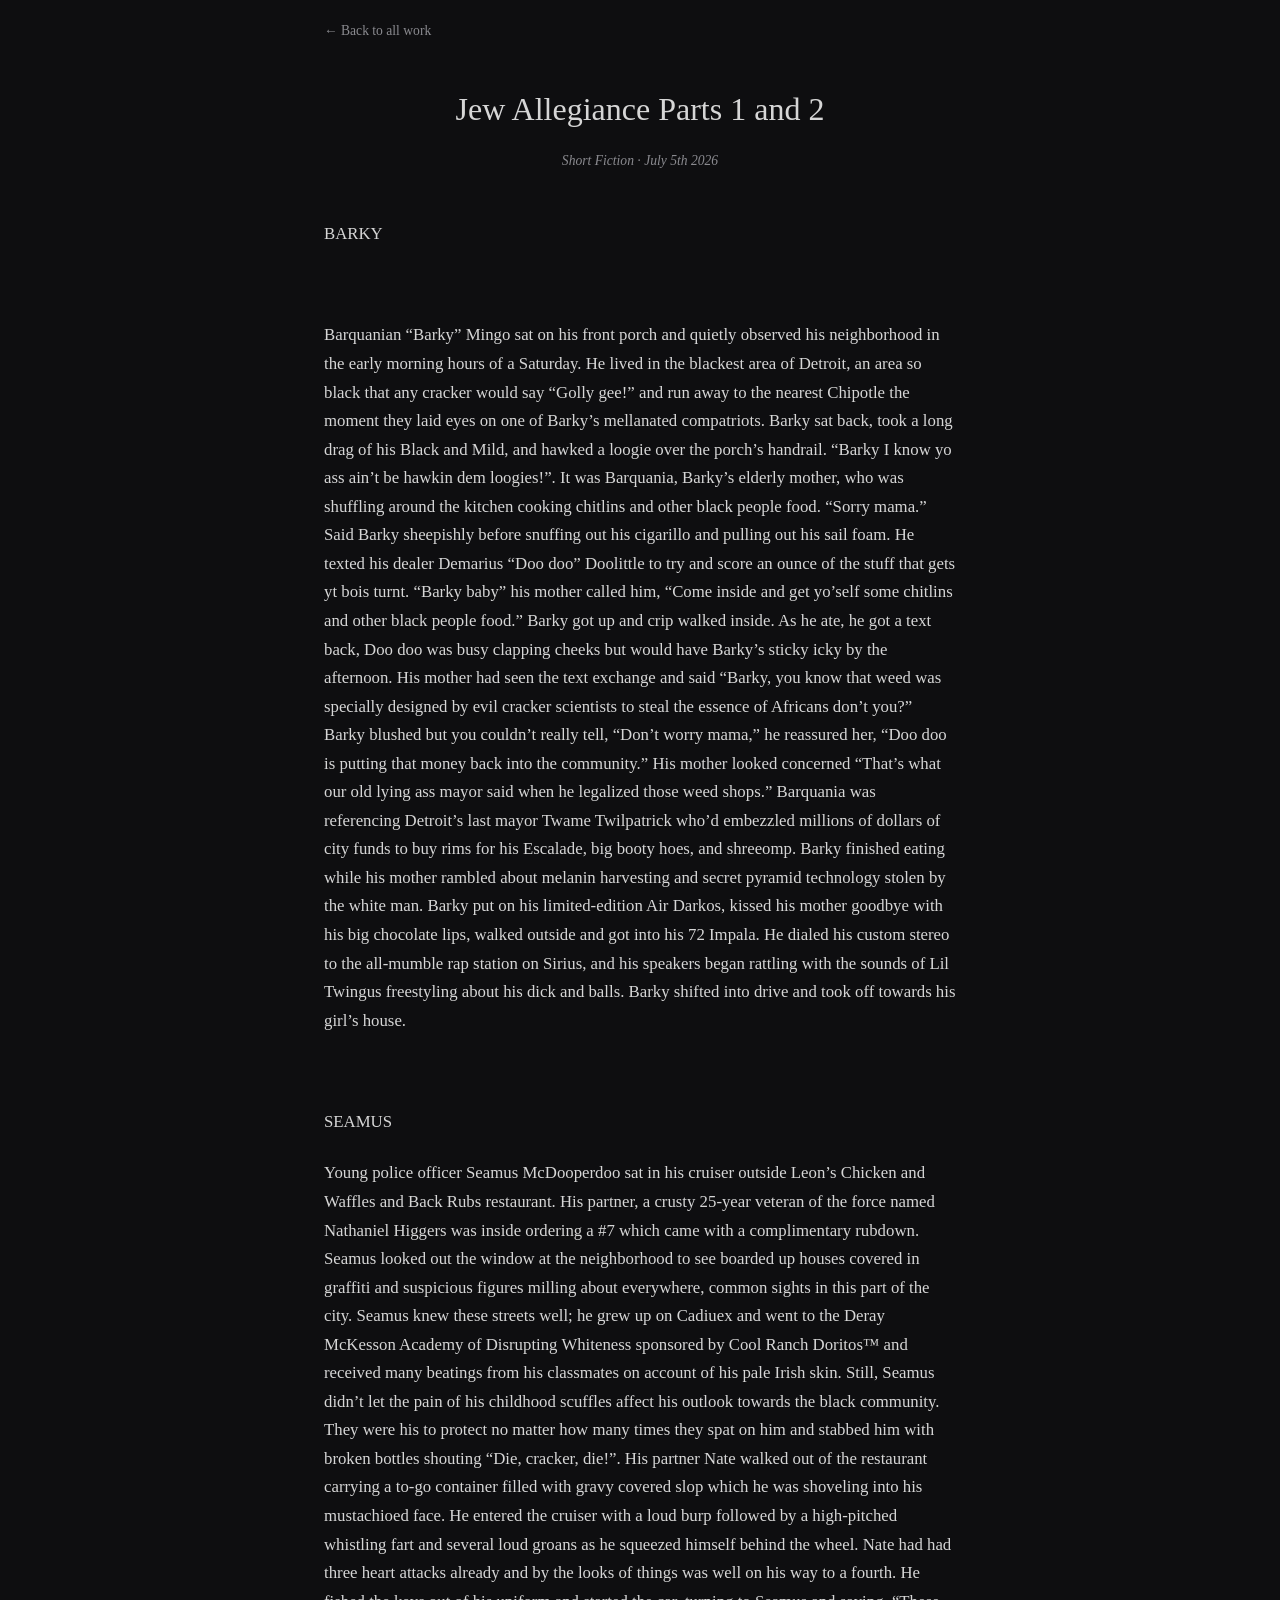
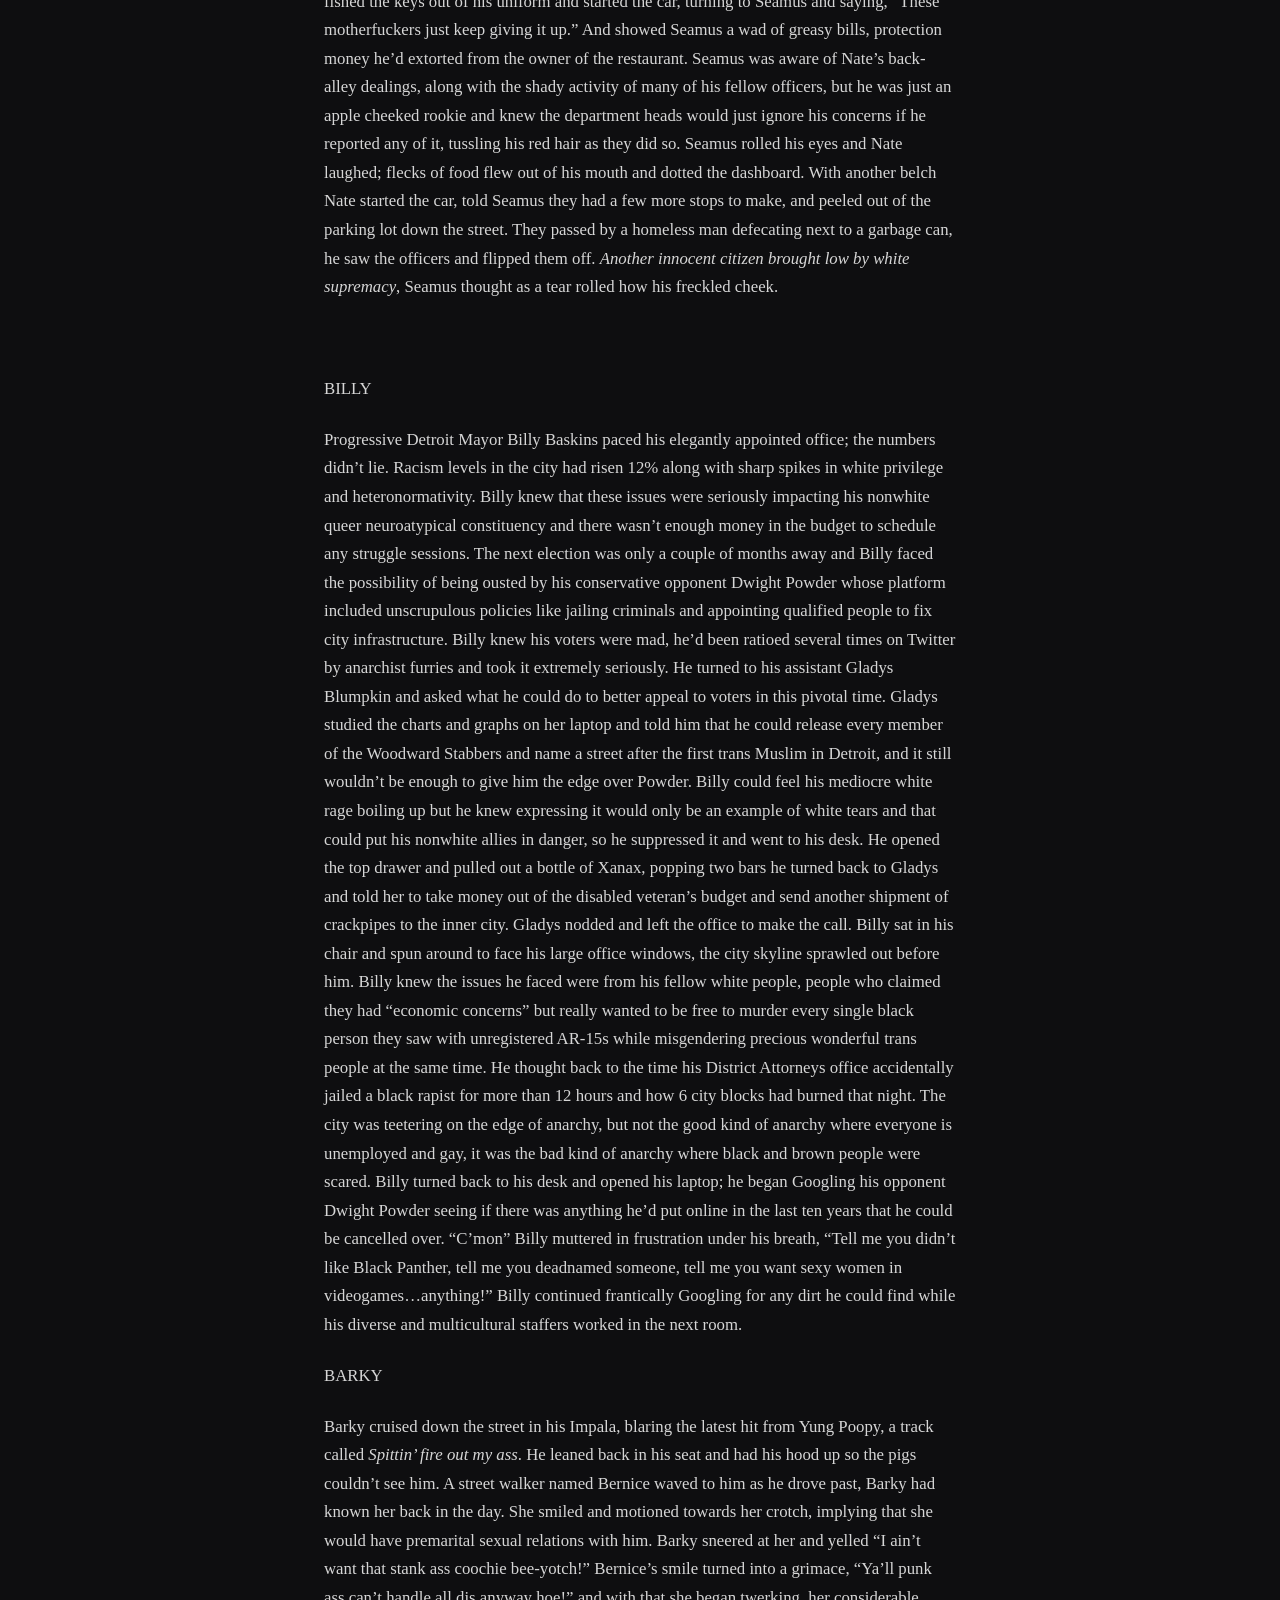
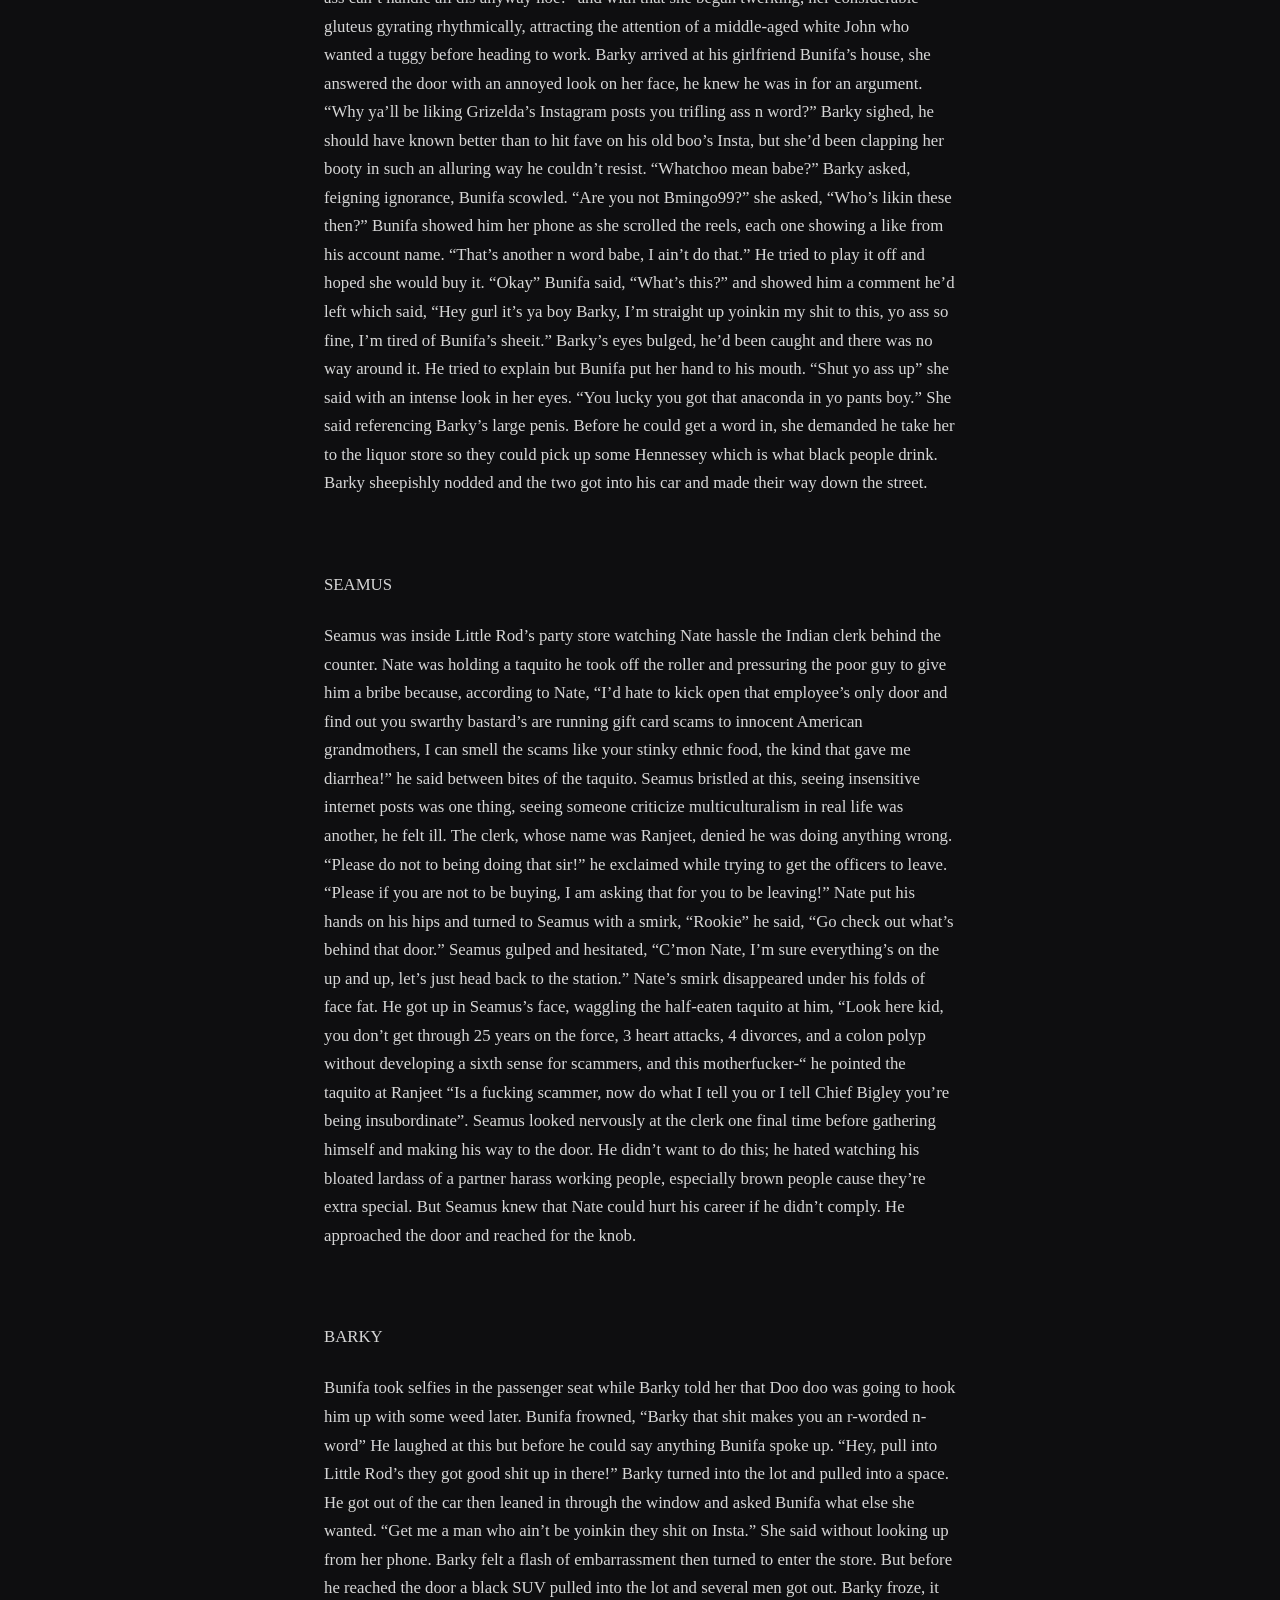
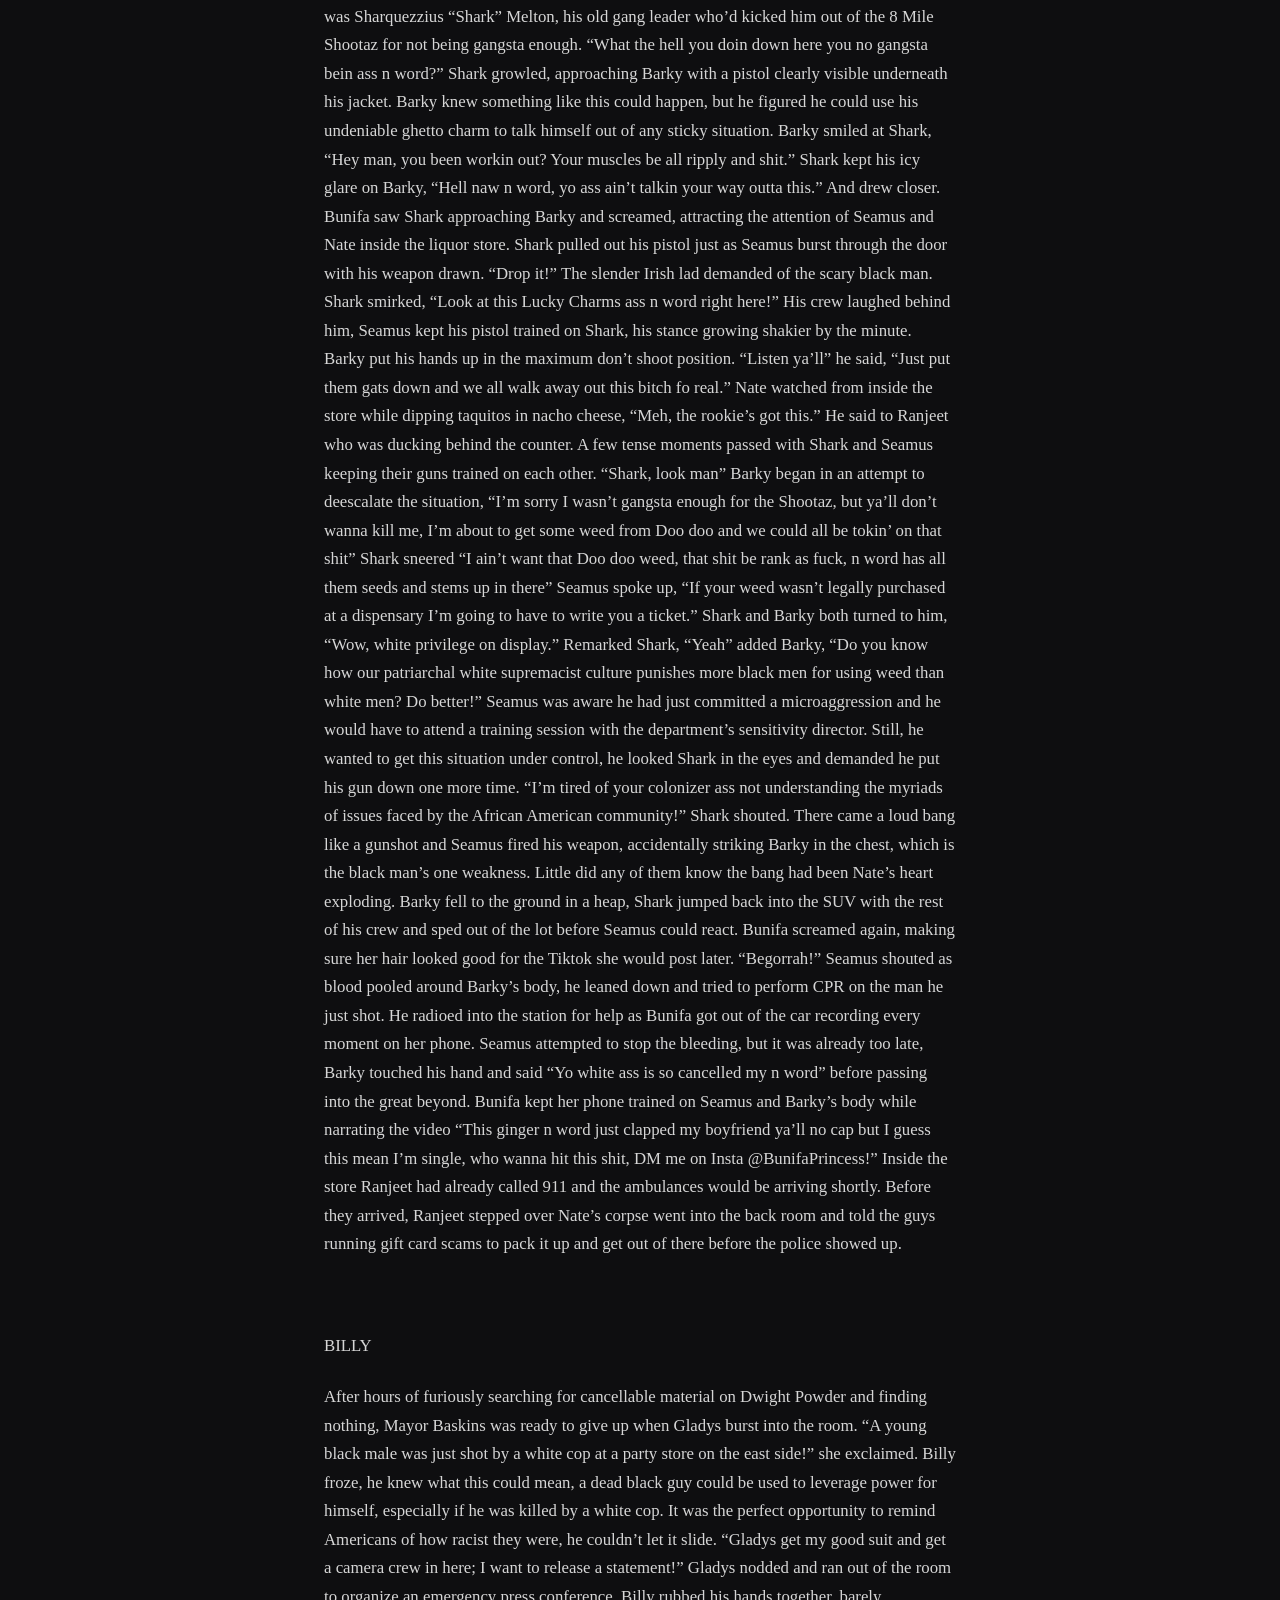
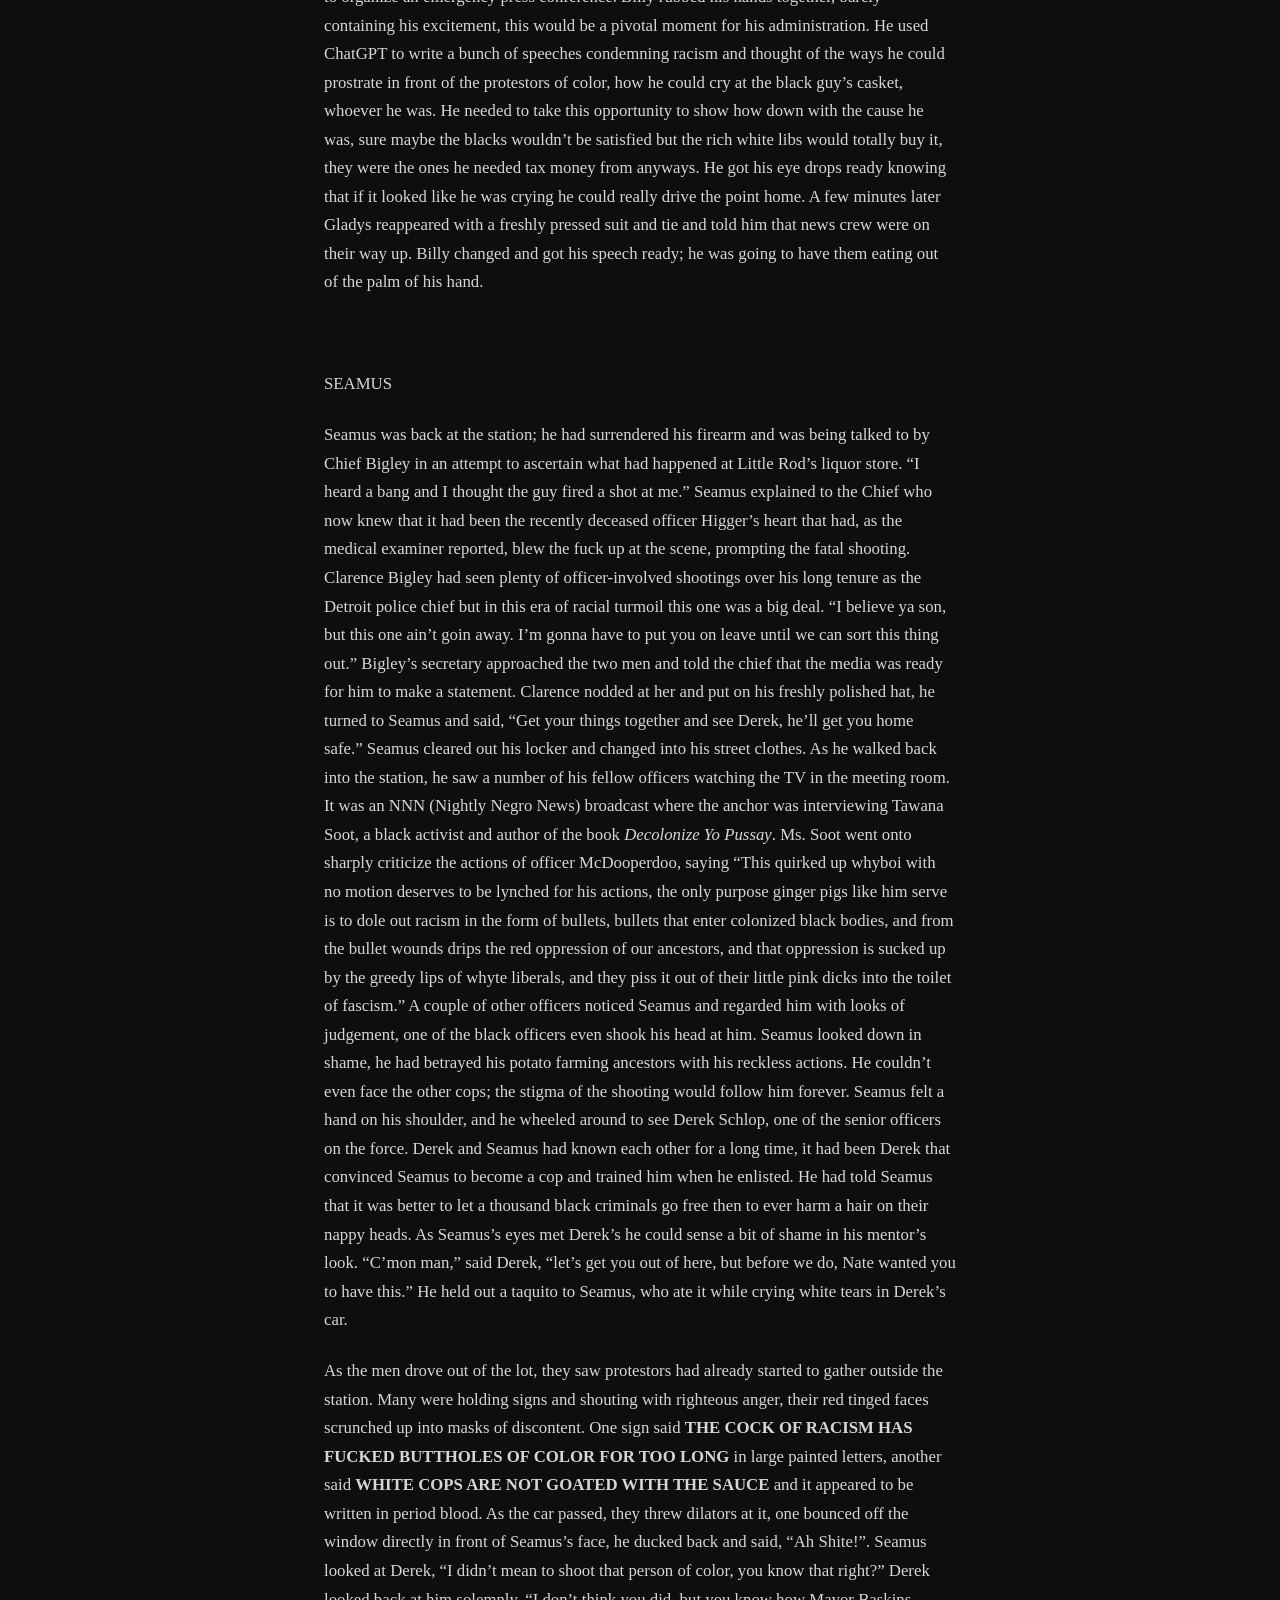
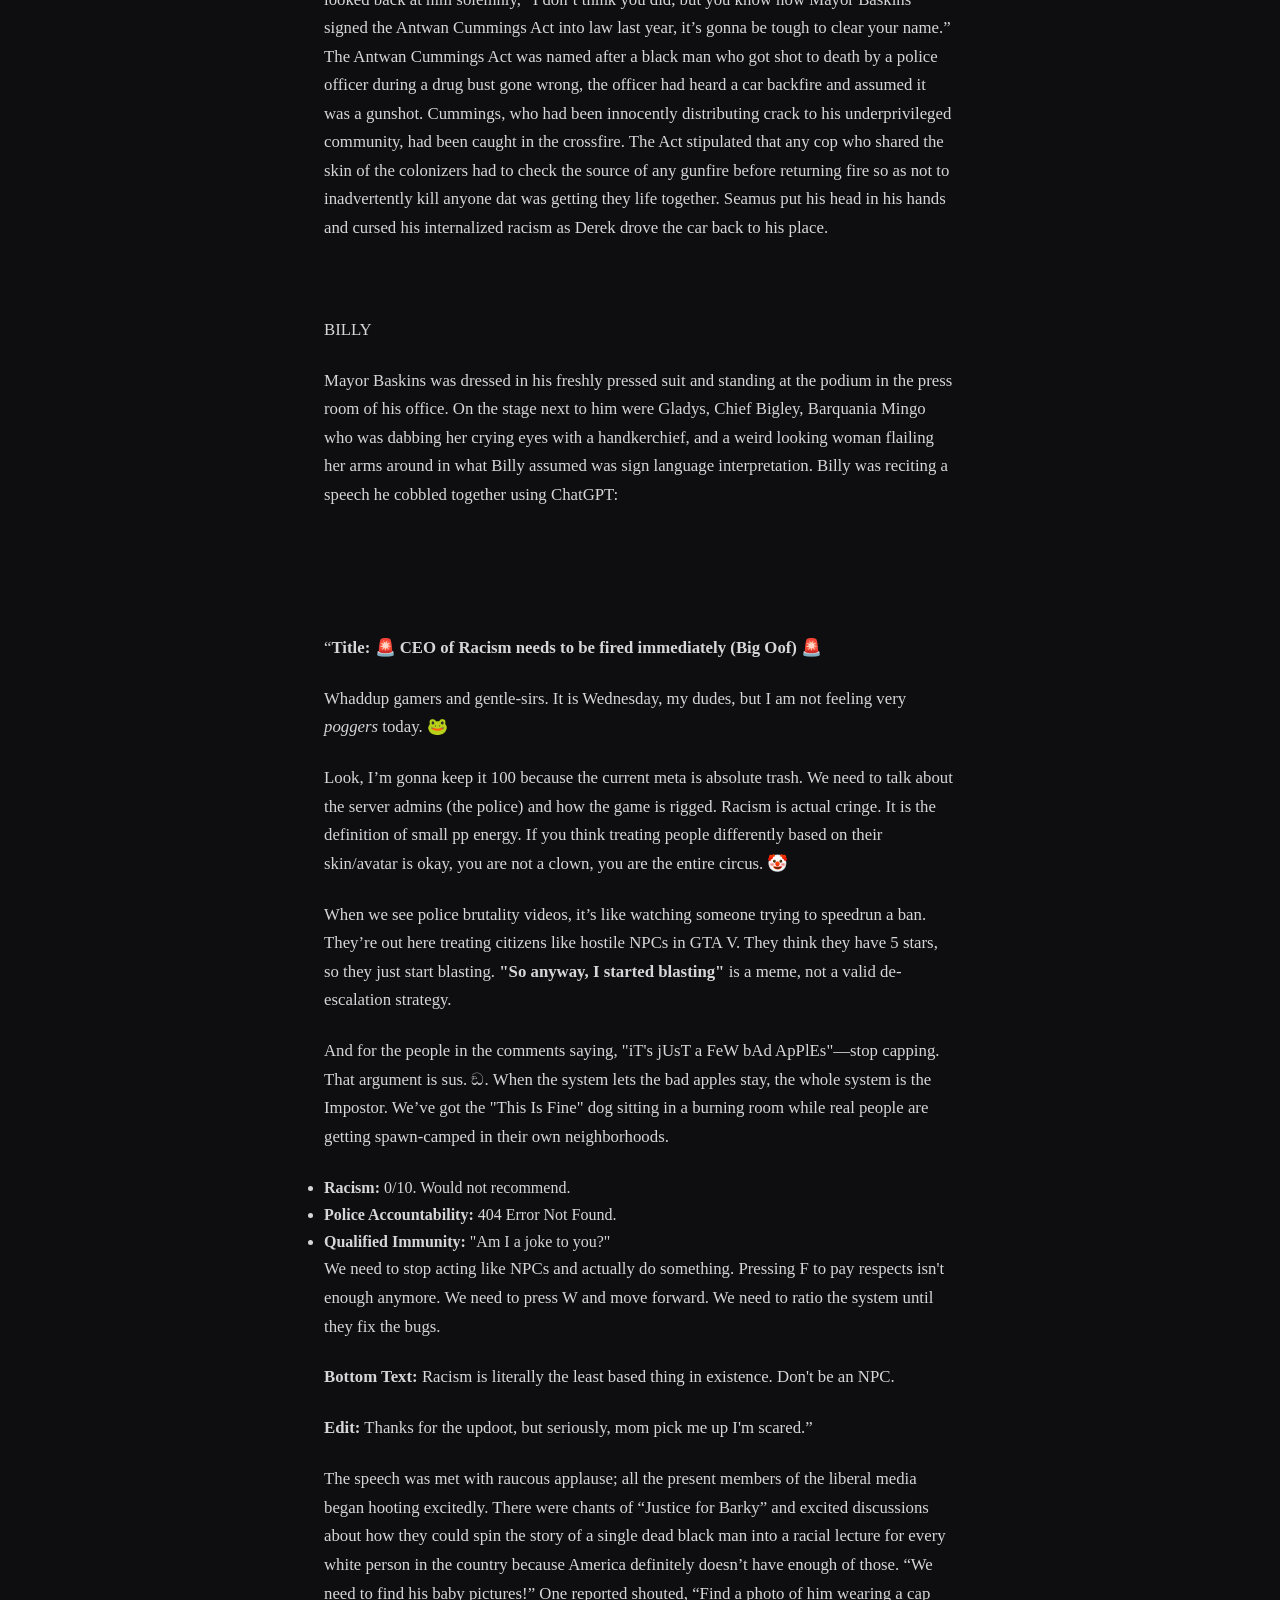
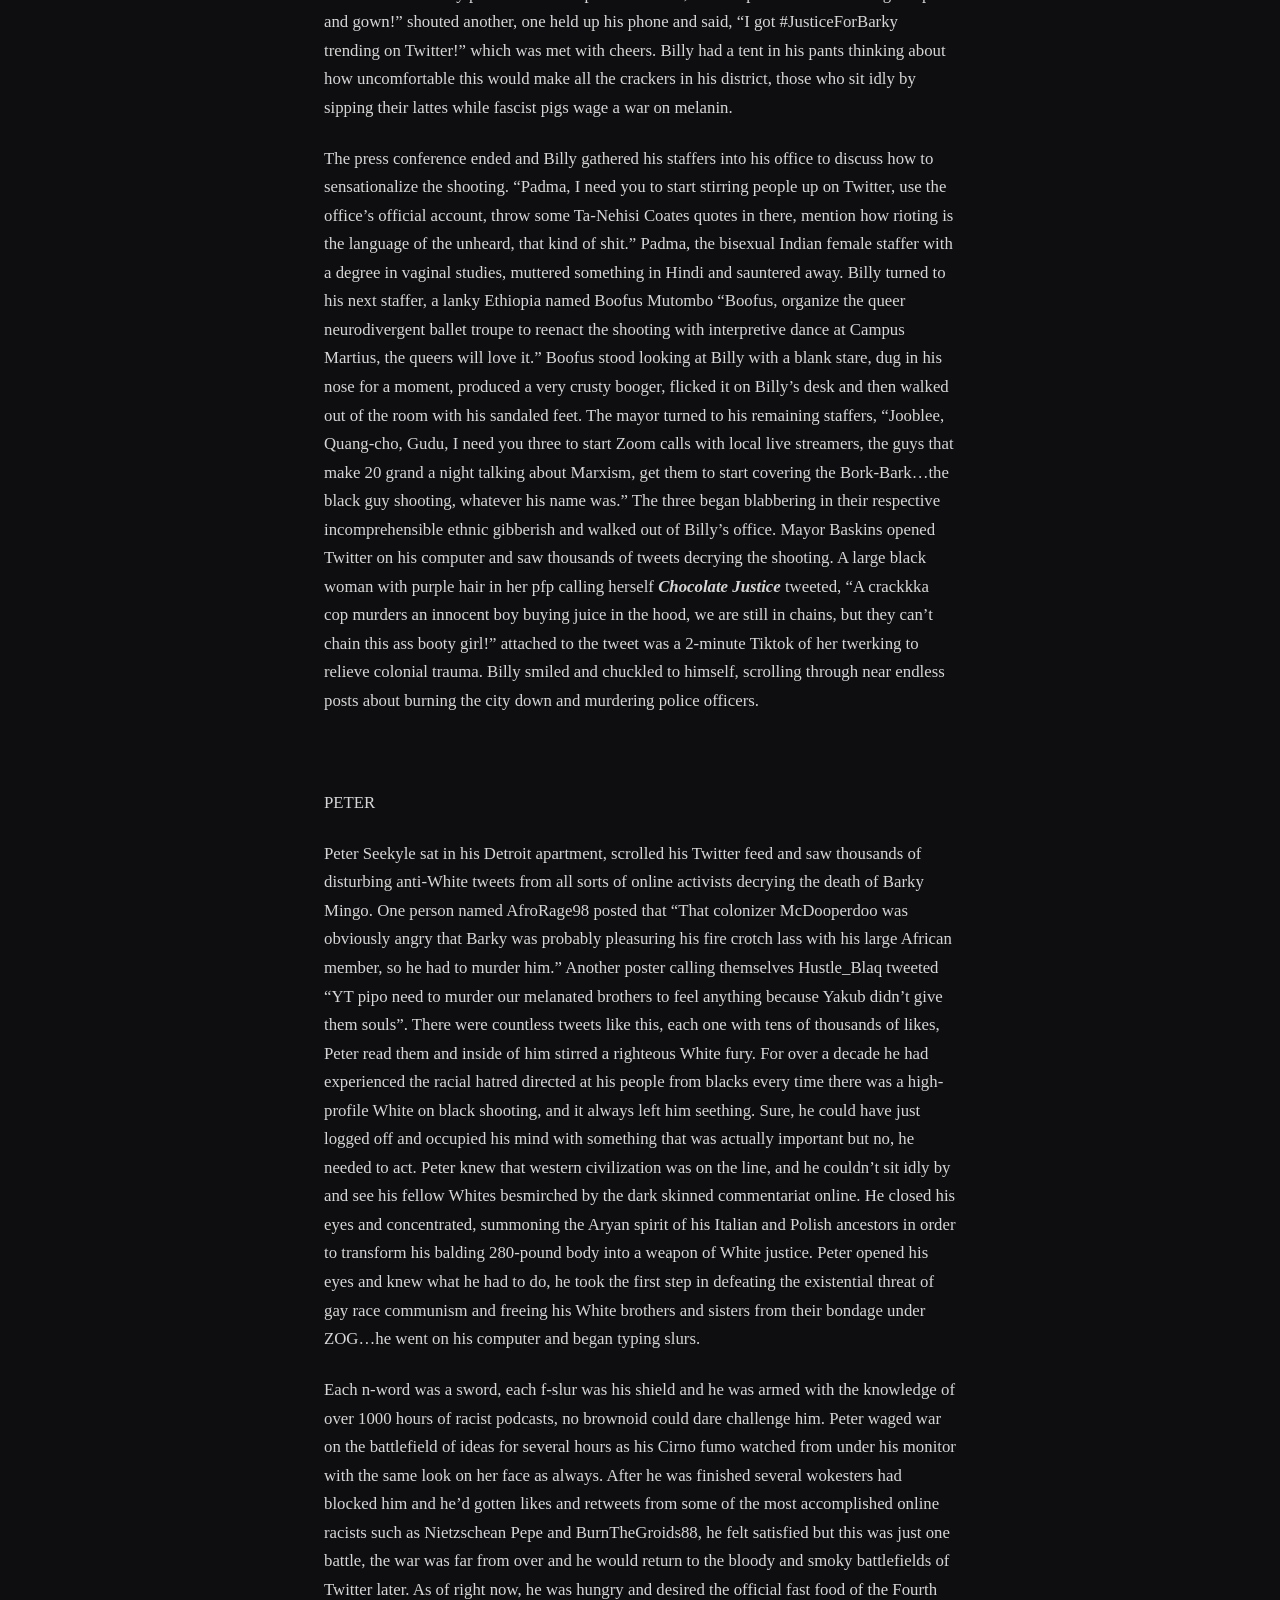
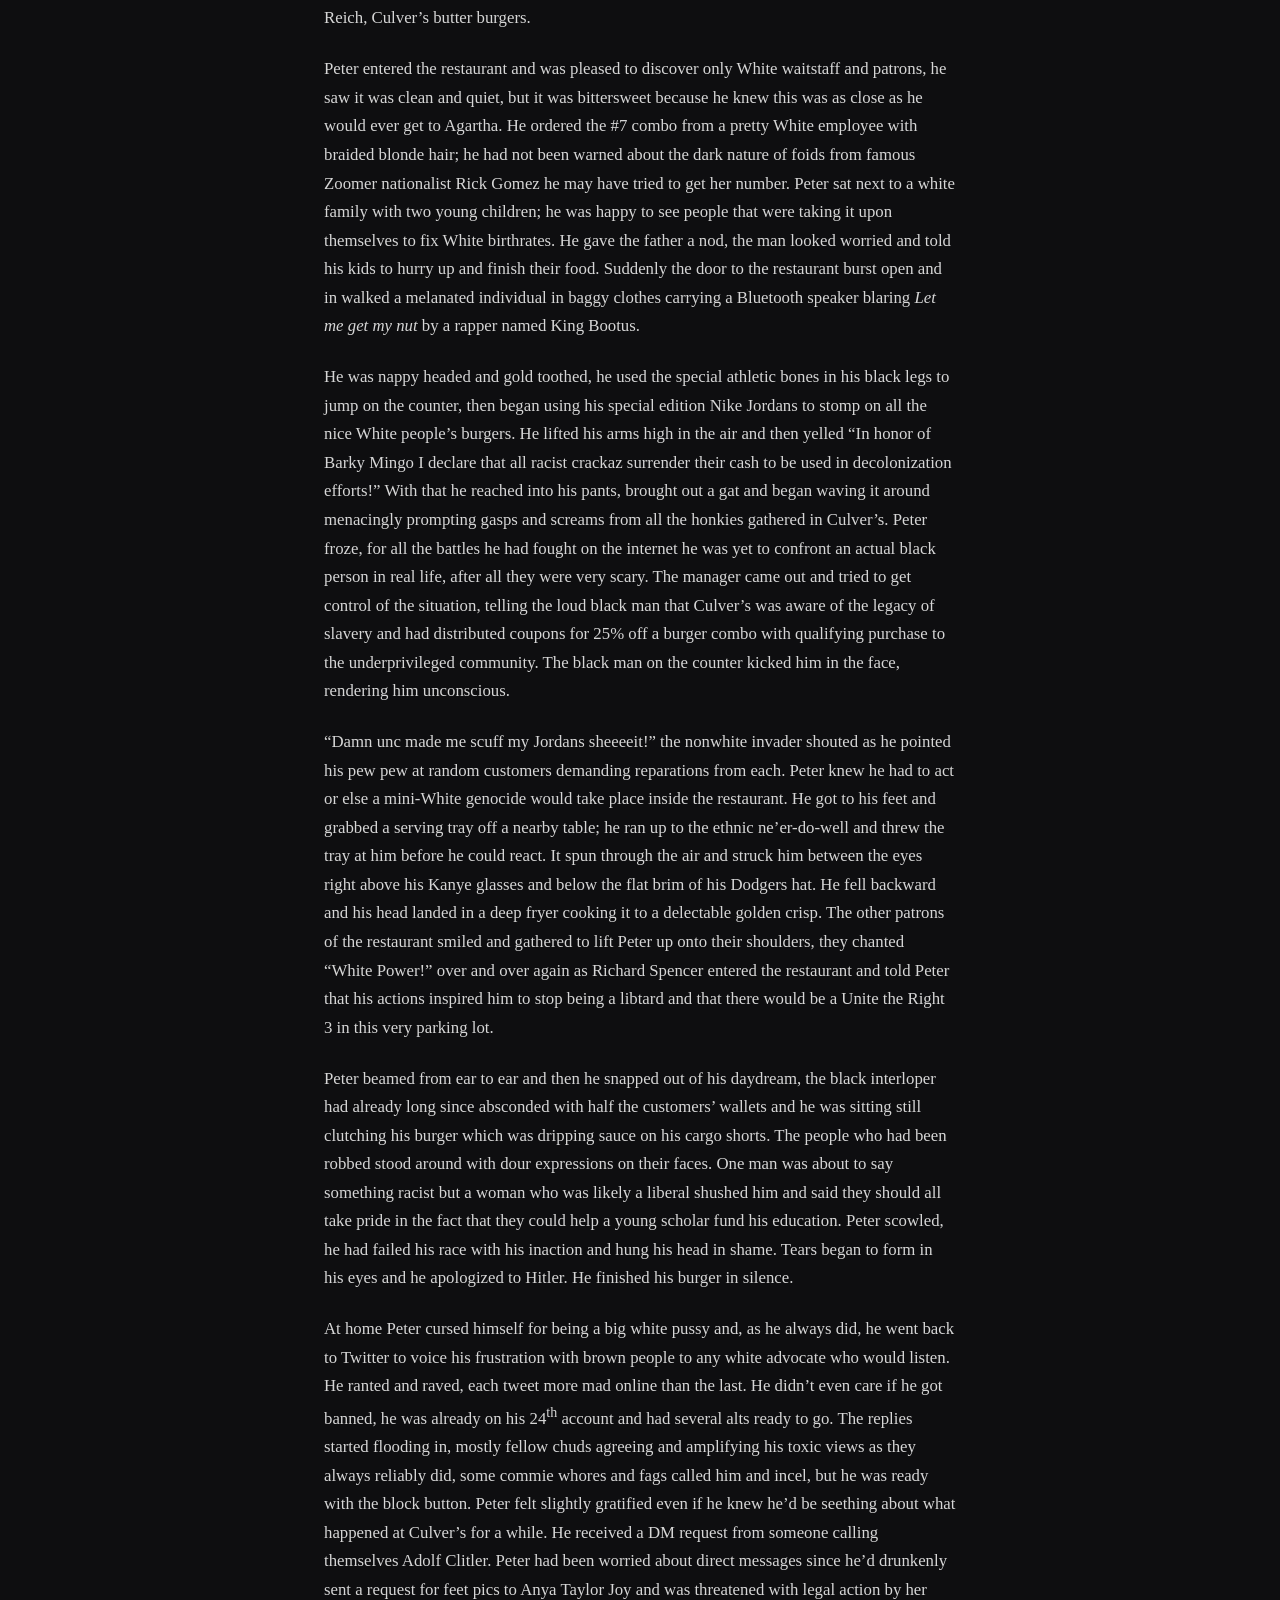
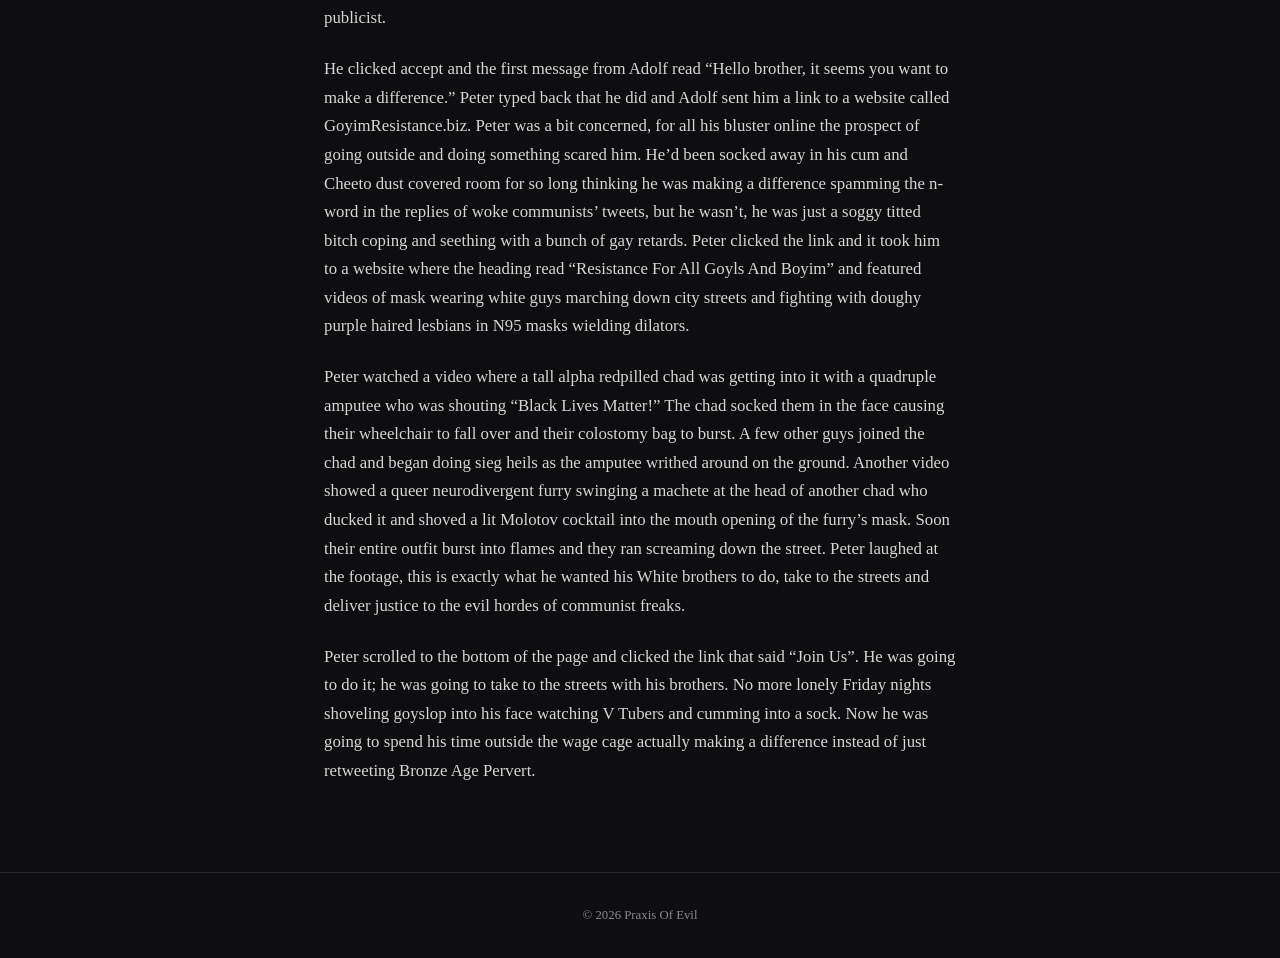
<file: posts/Jew Allegiance Parts 1 and 2.html>
<!DOCTYPE html>
<html lang="en">
<head>
  <meta charset="UTF-8">
  <meta name="viewport" content="width=device-width, initial-scale=1.0">
  <title>Jew Allegiance Parts 1 and 2</title>
  <link rel="stylesheet" href="../style.css">
</head>
<body>

  <main class="post">
    <a href="../index.html" class="back-link">← Back to all work</a>

    <header class="post-header">
      <h1 class="post-title">Jew Allegiance Parts 1 and 2</h1>
      <p class="post-meta">Short Fiction · July 5th 2026</p>
    </header>

    <article class="post-content">
           <p><p>BARKY</p>
<p>&nbsp;</p>
<p>Barquanian &ldquo;Barky&rdquo; Mingo sat on his front porch and quietly observed his neighborhood in the early morning hours of a Saturday. He lived in the blackest area of Detroit, an area so black that any cracker would say &ldquo;Golly gee!&rdquo; and run away to the nearest Chipotle the moment they laid eyes on one of Barky&rsquo;s mellanated compatriots. Barky sat back, took a long drag of his Black and Mild, and hawked a loogie over the porch&rsquo;s handrail. &ldquo;Barky I know yo ass ain&rsquo;t be hawkin dem loogies!&rdquo;. It was Barquania, Barky&rsquo;s elderly mother, who was shuffling around the kitchen cooking chitlins and other black people food. &ldquo;Sorry mama.&rdquo; Said Barky sheepishly before snuffing out his cigarillo and pulling out his sail foam. He texted his dealer Demarius &ldquo;Doo doo&rdquo; Doolittle to try and score an ounce of the stuff that gets yt bois turnt. &ldquo;Barky baby&rdquo; his mother called him, &ldquo;Come inside and get yo&rsquo;self some chitlins and other black people food.&rdquo; Barky got up and crip walked inside. As he ate, he got a text back, Doo doo was busy clapping cheeks but would have Barky&rsquo;s sticky icky by the afternoon. His mother had seen the text exchange and said &ldquo;Barky, you know that weed was specially designed by evil cracker scientists to steal the essence of Africans don&rsquo;t you?&rdquo; Barky blushed but you couldn&rsquo;t really tell, &ldquo;Don&rsquo;t worry mama,&rdquo; he reassured her, &ldquo;Doo doo is putting that money back into the community.&rdquo; His mother looked concerned &ldquo;That&rsquo;s what our old lying ass mayor said when he legalized those weed shops.&rdquo; Barquania was referencing Detroit&rsquo;s last mayor Twame Twilpatrick who&rsquo;d embezzled millions of dollars of city funds to buy rims for his Escalade, big booty hoes, and shreeomp. Barky finished eating while his mother rambled about melanin harvesting and secret pyramid technology stolen by the white man. Barky put on his limited-edition Air Darkos, kissed his mother goodbye with his big chocolate lips, walked outside and got into his 72 Impala. He dialed his custom stereo to the all-mumble rap station on Sirius, and his speakers began rattling with the sounds of Lil Twingus freestyling about his dick and balls. Barky shifted into drive and took off towards his girl&rsquo;s house.</p>
<p>&nbsp;</p>
<p>SEAMUS</p>
<p>Young police officer Seamus McDooperdoo sat in his cruiser outside Leon&rsquo;s Chicken and Waffles and Back Rubs restaurant. His partner, a crusty 25-year veteran of the force named Nathaniel Higgers was inside ordering a #7 which came with a complimentary rubdown. Seamus looked out the window at the neighborhood to see boarded up houses covered in graffiti and suspicious figures milling about everywhere, common sights in this part of the city. Seamus knew these streets well; he grew up on Cadiuex and went to the Deray McKesson Academy of Disrupting Whiteness sponsored by Cool Ranch Doritos&trade; and received many beatings from his classmates on account of his pale Irish skin. Still, Seamus didn&rsquo;t let the pain of his childhood scuffles affect his outlook towards the black community. They were his to protect no matter how many times they spat on him and stabbed him with broken bottles shouting &ldquo;Die, cracker, die!&rdquo;. His partner Nate walked out of the restaurant carrying a to-go container filled with gravy covered slop which he was shoveling into his mustachioed face. He entered the cruiser with a loud burp followed by a high-pitched whistling fart and several loud groans as he squeezed himself behind the wheel. Nate had had three heart attacks already and by the looks of things was well on his way to a fourth. He fished the keys out of his uniform and started the car, turning to Seamus and saying, &ldquo;These motherfuckers just keep giving it up.&rdquo; And showed Seamus a wad of greasy bills, protection money he&rsquo;d extorted from the owner of the restaurant. Seamus was aware of Nate&rsquo;s back-alley dealings, along with the shady activity of many of his fellow officers, but he was just an apple cheeked rookie and knew the department heads would just ignore his concerns if he reported any of it, tussling his red hair as they did so. Seamus rolled his eyes and Nate laughed; flecks of food flew out of his mouth and dotted the dashboard. With another belch Nate started the car, told Seamus they had a few more stops to make, and peeled out of the parking lot down the street. They passed by a homeless man defecating next to a garbage can, he saw the officers and flipped them off. <em>Another innocent citizen brought low by white supremacy</em>, Seamus thought as a tear rolled how his freckled cheek.</p>
<p>&nbsp;</p>
<p>BILLY</p>
<p>Progressive Detroit Mayor Billy Baskins paced his elegantly appointed office; the numbers didn&rsquo;t lie. Racism levels in the city had risen 12% along with sharp spikes in white privilege and heteronormativity. Billy knew that these issues were seriously impacting his nonwhite queer neuroatypical constituency and there wasn&rsquo;t enough money in the budget to schedule any struggle sessions. The next election was only a couple of months away and Billy faced the possibility of being ousted by his conservative opponent Dwight Powder whose platform included unscrupulous policies like jailing criminals and appointing qualified people to fix city infrastructure. Billy knew his voters were mad, he&rsquo;d been ratioed several times on Twitter by anarchist furries and took it extremely seriously. He turned to his assistant Gladys Blumpkin and asked what he could do to better appeal to voters in this pivotal time. Gladys studied the charts and graphs on her laptop and told him that he could release every member of the Woodward Stabbers and name a street after the first trans Muslim in Detroit, and it still wouldn&rsquo;t be enough to give him the edge over Powder. Billy could feel his mediocre white rage boiling up but he knew expressing it would only be an example of white tears and that could put his nonwhite allies in danger, so he suppressed it and went to his desk. He opened the top drawer and pulled out a bottle of Xanax, popping two bars he turned back to Gladys and told her to take money out of the disabled veteran&rsquo;s budget and send another shipment of crackpipes to the inner city. Gladys nodded and left the office to make the call. Billy sat in his chair and spun around to face his large office windows, the city skyline sprawled out before him. Billy knew the issues he faced were from his fellow white people, people who claimed they had &ldquo;economic concerns&rdquo; but really wanted to be free to murder every single black person they saw with unregistered AR-15s while misgendering precious wonderful trans people at the same time. He thought back to the time his District Attorneys office accidentally jailed a black rapist for more than 12 hours and how 6 city blocks had burned that night. The city was teetering on the edge of anarchy, but not the good kind of anarchy where everyone is unemployed and gay, it was the bad kind of anarchy where black and brown people were scared. Billy turned back to his desk and opened his laptop; he began Googling his opponent Dwight Powder seeing if there was anything he&rsquo;d put online in the last ten years that he could be cancelled over. &ldquo;C&rsquo;mon&rdquo; Billy muttered in frustration under his breath, &ldquo;Tell me you didn&rsquo;t like Black Panther, tell me you deadnamed someone, tell me you want sexy women in videogames&hellip;anything!&rdquo; Billy continued frantically Googling for any dirt he could find while his diverse and multicultural staffers worked in the next room.</p>
<p>BARKY</p>
<p>Barky cruised down the street in his Impala, blaring the latest hit from Yung Poopy, a track called <em>Spittin&rsquo; fire out my ass</em>. He leaned back in his seat and had his hood up so the pigs couldn&rsquo;t see him. A street walker named Bernice waved to him as he drove past, Barky had known her back in the day. She smiled and motioned towards her crotch, implying that she would have premarital sexual relations with him. Barky sneered at her and yelled &ldquo;I ain&rsquo;t want that stank ass coochie bee-yotch!&rdquo; Bernice&rsquo;s smile turned into a grimace, &ldquo;Ya&rsquo;ll punk ass can&rsquo;t handle all dis anyway hoe!&rdquo; and with that she began twerking, her considerable gluteus gyrating rhythmically, attracting the attention of a middle-aged white John who wanted a tuggy before heading to work. Barky arrived at his girlfriend Bunifa&rsquo;s house, she answered the door with an annoyed look on her face, he knew he was in for an argument. &ldquo;Why ya&rsquo;ll be liking Grizelda&rsquo;s Instagram posts you trifling ass n word?&rdquo; Barky sighed, he should have known better than to hit fave on his old boo&rsquo;s Insta, but she&rsquo;d been clapping her booty in such an alluring way he couldn&rsquo;t resist. &ldquo;Whatchoo mean babe?&rdquo; Barky asked, feigning ignorance, Bunifa scowled. &ldquo;Are you not Bmingo99?&rdquo; she asked, &ldquo;Who&rsquo;s likin these then?&rdquo; Bunifa showed him her phone as she scrolled the reels, each one showing a like from his account name. &ldquo;That&rsquo;s another n word babe, I ain&rsquo;t do that.&rdquo; He tried to play it off and hoped she would buy it. &ldquo;Okay&rdquo; Bunifa said, &ldquo;What&rsquo;s this?&rdquo; and showed him a comment he&rsquo;d left which said, &ldquo;Hey gurl it&rsquo;s ya boy Barky, I&rsquo;m straight up yoinkin my shit to this, yo ass so fine, I&rsquo;m tired of Bunifa&rsquo;s sheeit.&rdquo; Barky&rsquo;s eyes bulged, he&rsquo;d been caught and there was no way around it. He tried to explain but Bunifa put her hand to his mouth. &ldquo;Shut yo ass up&rdquo; she said with an intense look in her eyes. &ldquo;You lucky you got that anaconda in yo pants boy.&rdquo; She said referencing Barky&rsquo;s large penis. Before he could get a word in, she demanded he take her to the liquor store so they could pick up some Hennessey which is what black people drink. Barky sheepishly nodded and the two got into his car and made their way down the street.</p>
<p>&nbsp;</p>
<p>SEAMUS</p>
<p>Seamus was inside Little Rod&rsquo;s party store watching Nate hassle the Indian clerk behind the counter. Nate was holding a taquito he took off the roller and pressuring the poor guy to give him a bribe because, according to Nate, &ldquo;I&rsquo;d hate to kick open that employee&rsquo;s only door and find out you swarthy bastard&rsquo;s are running gift card scams to innocent American grandmothers, I can smell the scams like your stinky ethnic food, the kind that gave me diarrhea!&rdquo; he said between bites of the taquito. Seamus bristled at this, seeing insensitive internet posts was one thing, seeing someone criticize multiculturalism in real life was another, he felt ill. The clerk, whose name was Ranjeet, denied he was doing anything wrong. &ldquo;Please do not to being doing that sir!&rdquo; he exclaimed while trying to get the officers to leave. &ldquo;Please if you are not to be buying, I am asking that for you to be leaving!&rdquo; Nate put his hands on his hips and turned to Seamus with a smirk, &ldquo;Rookie&rdquo; he said, &ldquo;Go check out what&rsquo;s behind that door.&rdquo; Seamus gulped and hesitated, &ldquo;C&rsquo;mon Nate, I&rsquo;m sure everything&rsquo;s on the up and up, let&rsquo;s just head back to the station.&rdquo; Nate&rsquo;s smirk disappeared under his folds of face fat. He got up in Seamus&rsquo;s face, waggling the half-eaten taquito at him, &ldquo;Look here kid, you don&rsquo;t get through 25 years on the force, 3 heart attacks, 4 divorces, and a colon polyp without developing a sixth sense for scammers, and this motherfucker-&ldquo; he pointed the taquito at Ranjeet &ldquo;Is a fucking scammer, now do what I tell you or I tell Chief Bigley you&rsquo;re being insubordinate&rdquo;. Seamus looked nervously at the clerk one final time before gathering himself and making his way to the door. He didn&rsquo;t want to do this; he hated watching his bloated lardass of a partner harass working people, especially brown people cause they&rsquo;re extra special. But Seamus knew that Nate could hurt his career if he didn&rsquo;t comply. He approached the door and reached for the knob.</p>
<p>&nbsp;</p>
<p>BARKY</p>
<p>Bunifa took selfies in the passenger seat while Barky told her that Doo doo was going to hook him up with some weed later. Bunifa frowned, &ldquo;Barky that shit makes you an r-worded n-word&rdquo; He laughed at this but before he could say anything Bunifa spoke up. &ldquo;Hey, pull into Little Rod&rsquo;s they got good shit up in there!&rdquo; Barky turned into the lot and pulled into a space. He got out of the car then leaned in through the window and asked Bunifa what else she wanted. &ldquo;Get me a man who ain&rsquo;t be yoinkin they shit on Insta.&rdquo; She said without looking up from her phone. Barky felt a flash of embarrassment then turned to enter the store. But before he reached the door a black SUV pulled into the lot and several men got out. Barky froze, it was Sharquezzius &ldquo;Shark&rdquo; Melton, his old gang leader who&rsquo;d kicked him out of the 8 Mile Shootaz for not being gangsta enough. &ldquo;What the hell you doin down here you no gangsta bein ass n word?&rdquo; Shark growled, approaching Barky with a pistol clearly visible underneath his jacket. Barky knew something like this could happen, but he figured he could use his undeniable ghetto charm to talk himself out of any sticky situation. Barky smiled at Shark, &ldquo;Hey man, you been workin out? Your muscles be all ripply and shit.&rdquo; Shark kept his icy glare on Barky, &ldquo;Hell naw n word, yo ass ain&rsquo;t talkin your way outta this.&rdquo; And drew closer. Bunifa saw Shark approaching Barky and screamed, attracting the attention of Seamus and Nate inside the liquor store. Shark pulled out his pistol just as Seamus burst through the door with his weapon drawn. &ldquo;Drop it!&rdquo; The slender Irish lad demanded of the scary black man. Shark smirked, &ldquo;Look at this Lucky Charms ass n word right here!&rdquo; His crew laughed behind him, Seamus kept his pistol trained on Shark, his stance growing shakier by the minute. Barky put his hands up in the maximum don&rsquo;t shoot position. &ldquo;Listen ya&rsquo;ll&rdquo; he said, &ldquo;Just put them gats down and we all walk away out this bitch fo real.&rdquo; Nate watched from inside the store while dipping taquitos in nacho cheese, &ldquo;Meh, the rookie&rsquo;s got this.&rdquo; He said to Ranjeet who was ducking behind the counter. A few tense moments passed with Shark and Seamus keeping their guns trained on each other. &ldquo;Shark, look man&rdquo; Barky began in an attempt to deescalate the situation, &ldquo;I&rsquo;m sorry I wasn&rsquo;t gangsta enough for the Shootaz, but ya&rsquo;ll don&rsquo;t wanna kill me, I&rsquo;m about to get some weed from Doo doo and we could all be tokin&rsquo; on that shit&rdquo; Shark sneered &ldquo;I ain&rsquo;t want that Doo doo weed, that shit be rank as fuck, n word has all them seeds and stems up in there&rdquo; Seamus spoke up, &ldquo;If your weed wasn&rsquo;t legally purchased at a dispensary I&rsquo;m going to have to write you a ticket.&rdquo; Shark and Barky both turned to him, &ldquo;Wow, white privilege on display.&rdquo; Remarked Shark, &ldquo;Yeah&rdquo; added Barky, &ldquo;Do you know how our patriarchal white supremacist culture punishes more black men for using weed than white men? Do better!&rdquo; Seamus was aware he had just committed a microaggression and he would have to attend a training session with the department&rsquo;s sensitivity director. Still, he wanted to get this situation under control, he looked Shark in the eyes and demanded he put his gun down one more time. &ldquo;I&rsquo;m tired of your colonizer ass not understanding the myriads of issues faced by the African American community!&rdquo; Shark shouted. There came a loud bang like a gunshot and Seamus fired his weapon, accidentally striking Barky in the chest, which is the black man&rsquo;s one weakness. Little did any of them know the bang had been Nate&rsquo;s heart exploding. Barky fell to the ground in a heap, Shark jumped back into the SUV with the rest of his crew and sped out of the lot before Seamus could react. Bunifa screamed again, making sure her hair looked good for the Tiktok she would post later. &ldquo;Begorrah!&rdquo; Seamus shouted as blood pooled around Barky&rsquo;s body, he leaned down and tried to perform CPR on the man he just shot. He radioed into the station for help as Bunifa got out of the car recording every moment on her phone. Seamus attempted to stop the bleeding, but it was already too late, Barky touched his hand and said &ldquo;Yo white ass is so cancelled my n word&rdquo; before passing into the great beyond. Bunifa kept her phone trained on Seamus and Barky&rsquo;s body while narrating the video &ldquo;This ginger n word just clapped my boyfriend ya&rsquo;ll no cap but I guess this mean I&rsquo;m single, who wanna hit this shit, DM me on Insta @BunifaPrincess!&rdquo; Inside the store Ranjeet had already called 911 and the ambulances would be arriving shortly. Before they arrived, Ranjeet stepped over Nate&rsquo;s corpse went into the back room and told the guys running gift card scams to pack it up and get out of there before the police showed up.</p>
<p>&nbsp;</p>
<p>BILLY</p>
<p>After hours of furiously searching for cancellable material on Dwight Powder and finding nothing, Mayor Baskins was ready to give up when Gladys burst into the room. &ldquo;A young black male was just shot by a white cop at a party store on the east side!&rdquo; she exclaimed. Billy froze, he knew what this could mean, a dead black guy could be used to leverage power for himself, especially if he was killed by a white cop. It was the perfect opportunity to remind Americans of how racist they were, he couldn&rsquo;t let it slide. &ldquo;Gladys get my good suit and get a camera crew in here; I want to release a statement!&rdquo; Gladys nodded and ran out of the room to organize an emergency press conference. Billy rubbed his hands together, barely containing his excitement, this would be a pivotal moment for his administration. He used ChatGPT to write a bunch of speeches condemning racism and thought of the ways he could prostrate in front of the protestors of color, how he could cry at the black guy&rsquo;s casket, whoever he was. He needed to take this opportunity to show how down with the cause he was, sure maybe the blacks wouldn&rsquo;t be satisfied but the rich white libs would totally buy it, they were the ones he needed tax money from anyways. He got his eye drops ready knowing that if it looked like he was crying he could really drive the point home. A few minutes later Gladys reappeared with a freshly pressed suit and tie and told him that news crew were on their way up. Billy changed and got his speech ready; he was going to have them eating out of the palm of his hand.</p>
<p>&nbsp;</p>
<p>SEAMUS</p>
<p>Seamus was back at the station; he had surrendered his firearm and was being talked to by Chief Bigley in an attempt to ascertain what had happened at Little Rod&rsquo;s liquor store. &ldquo;I heard a bang and I thought the guy fired a shot at me.&rdquo; Seamus explained to the Chief who now knew that it had been the recently deceased officer Higger&rsquo;s heart that had, as the medical examiner reported, blew the fuck up at the scene, prompting the fatal shooting. Clarence Bigley had seen plenty of officer-involved shootings over his long tenure as the Detroit police chief but in this era of racial turmoil this one was a big deal. &ldquo;I believe ya son, but this one ain&rsquo;t goin away. I&rsquo;m gonna have to put you on leave until we can sort this thing out.&rdquo; Bigley&rsquo;s secretary approached the two men and told the chief that the media was ready for him to make a statement. Clarence nodded at her and put on his freshly polished hat, he turned to Seamus and said, &ldquo;Get your things together and see Derek, he&rsquo;ll get you home safe.&rdquo; Seamus cleared out his locker and changed into his street clothes. As he walked back into the station, he saw a number of his fellow officers watching the TV in the meeting room. It was an NNN (Nightly Negro News) broadcast where the anchor was interviewing Tawana Soot, a black activist and author of the book <em>Decolonize Yo Pussay</em>. Ms. Soot went onto sharply criticize the actions of officer McDooperdoo, saying &ldquo;This quirked up whyboi with no motion deserves to be lynched for his actions, the only purpose ginger pigs like him serve is to dole out racism in the form of bullets, bullets that enter colonized black bodies, and from the bullet wounds drips the red oppression of our ancestors, and that oppression is sucked up by the greedy lips of whyte liberals, and they piss it out of their little pink dicks into the toilet of fascism.&rdquo; A couple of other officers noticed Seamus and regarded him with looks of judgement, one of the black officers even shook his head at him. Seamus looked down in shame, he had betrayed his potato farming ancestors with his reckless actions. He couldn&rsquo;t even face the other cops; the stigma of the shooting would follow him forever. Seamus felt a hand on his shoulder, and he wheeled around to see Derek Schlop, one of the senior officers on the force. Derek and Seamus had known each other for a long time, it had been Derek that convinced Seamus to become a cop and trained him when he enlisted. He had told Seamus that it was better to let a thousand black criminals go free then to ever harm a hair on their nappy heads. As Seamus&rsquo;s eyes met Derek&rsquo;s he could sense a bit of shame in his mentor&rsquo;s look. &ldquo;C&rsquo;mon man,&rdquo; said Derek, &ldquo;let&rsquo;s get you out of here, but before we do, Nate wanted you to have this.&rdquo; He held out a taquito to Seamus, who ate it while crying white tears in Derek&rsquo;s car.</p>
<p>As the men drove out of the lot, they saw protestors had already started to gather outside the station. Many were holding signs and shouting with righteous anger, their red tinged faces scrunched up into masks of discontent. One sign said <strong>THE COCK OF RACISM HAS FUCKED BUTTHOLES OF COLOR FOR TOO LONG </strong>in large painted letters, another said <strong>WHITE COPS ARE NOT GOATED WITH THE SAUCE </strong>and it appeared to be written in period blood. As the car passed, they threw dilators at it, one bounced off the window directly in front of Seamus&rsquo;s face, he ducked back and said, &ldquo;Ah Shite!&rdquo;. Seamus looked at Derek, &ldquo;I didn&rsquo;t mean to shoot that person of color, you know that right?&rdquo; Derek looked back at him solemnly, &ldquo;I don&rsquo;t think you did, but you know how Mayor Baskins signed the Antwan Cummings Act into law last year, it&rsquo;s gonna be tough to clear your name.&rdquo; The Antwan Cummings Act was named after a black man who got shot to death by a police officer during a drug bust gone wrong, the officer had heard a car backfire and assumed it was a gunshot. Cummings, who had been innocently distributing crack to his underprivileged community, had been caught in the crossfire. The Act stipulated that any cop who shared the skin of the colonizers had to check the source of any gunfire before returning fire so as not to inadvertently kill anyone dat was getting they life together. Seamus put his head in his hands and cursed his internalized racism as Derek drove the car back to his place.</p>
<p>&nbsp;</p>
<p>BILLY</p>
<p>Mayor Baskins was dressed in his freshly pressed suit and standing at the podium in the press room of his office. On the stage next to him were Gladys, Chief Bigley, Barquania Mingo who was dabbing her crying eyes with a handkerchief, and a weird looking woman flailing her arms around in what Billy assumed was sign language interpretation. Billy was reciting a speech he cobbled together using ChatGPT:</p>
<p>&nbsp;</p>
<p>&nbsp;</p>
<p>&ldquo;<strong>Title: </strong><strong>🚨</strong><strong> CEO of Racism needs to be fired immediately (Big Oof) </strong><strong>🚨</strong></p>
<p>Whaddup gamers and gentle-sirs. It is Wednesday, my dudes, but I am not feeling very <em>poggers</em> today. 🐸</p>
<p>Look, I&rsquo;m gonna keep it 100 because the current meta is absolute trash. We need to talk about the server admins (the police) and how the game is rigged. Racism is actual cringe. It is the definition of small pp energy. If you think treating people differently based on their skin/avatar is okay, you are not a clown, you are the entire circus. 🤡</p>
<p>When we see police brutality videos, it&rsquo;s like watching someone trying to speedrun a ban. They&rsquo;re out here treating citizens like hostile NPCs in GTA V. They think they have 5 stars, so they just start blasting. <strong>"So anyway, I started blasting"</strong> is a meme, not a valid de-escalation strategy.</p>
<p>And for the people in the comments saying, "iT's jUsT a FeW bAd ApPlEs"&mdash;stop capping. That argument is sus. ඞ. When the system lets the bad apples stay, the whole system is the Impostor. We&rsquo;ve got the "This Is Fine" dog sitting in a burning room while real people are getting spawn-camped in their own neighborhoods.</p>
<ul>
<li><strong>Racism:</strong> 0/10. Would not recommend.</li>
<li><strong>Police Accountability:</strong> 404 Error Not Found.</li>
<li><strong>Qualified Immunity:</strong> "Am I a joke to you?"</li>
</ul>
<p>We need to stop acting like NPCs and actually do something. Pressing F to pay respects isn't enough anymore. We need to press W and move forward. We need to ratio the system until they fix the bugs.</p>
<p><strong>Bottom Text:</strong> Racism is literally the least based thing in existence. Don't be an NPC.</p>
<p><strong>Edit:</strong> Thanks for the updoot, but seriously, mom pick me up I'm scared.&rdquo;</p>
<p>The speech was met with raucous applause; all the present members of the liberal media began hooting excitedly. There were chants of &ldquo;Justice for Barky&rdquo; and excited discussions about how they could spin the story of a single dead black man into a racial lecture for every white person in the country because America definitely doesn&rsquo;t have enough of those. &ldquo;We need to find his baby pictures!&rdquo; One reported shouted, &ldquo;Find a photo of him wearing a cap and gown!&rdquo; shouted another, one held up his phone and said, &ldquo;I got #JusticeForBarky trending on Twitter!&rdquo; which was met with cheers. Billy had a tent in his pants thinking about how uncomfortable this would make all the crackers in his district, those who sit idly by sipping their lattes while fascist pigs wage a war on melanin.</p>
<p>The press conference ended and Billy gathered his staffers into his office to discuss how to sensationalize the shooting. &ldquo;Padma, I need you to start stirring people up on Twitter, use the office&rsquo;s official account, throw some Ta-Nehisi Coates quotes in there, mention how rioting is the language of the unheard, that kind of shit.&rdquo; Padma, the bisexual Indian female staffer with a degree in vaginal studies, muttered something in Hindi and sauntered away. Billy turned to his next staffer, a lanky Ethiopia named Boofus Mutombo &ldquo;Boofus, organize the queer neurodivergent ballet troupe to reenact the shooting with interpretive dance at Campus Martius, the queers will love it.&rdquo; Boofus stood looking at Billy with a blank stare, dug in his nose for a moment, produced a very crusty booger, flicked it on Billy&rsquo;s desk and then walked out of the room with his sandaled feet. The mayor turned to his remaining staffers, &ldquo;Jooblee, Quang-cho, Gudu, I need you three to start Zoom calls with local live streamers, the guys that make 20 grand a night talking about Marxism, get them to start covering the Bork-Bark&hellip;the black guy shooting, whatever his name was.&rdquo; The three began blabbering in their respective incomprehensible ethnic gibberish and walked out of Billy&rsquo;s office. Mayor Baskins opened Twitter on his computer and saw thousands of tweets decrying the shooting. A large black woman with purple hair in her pfp calling herself <strong><em>Chocolate Justice</em></strong> tweeted, &ldquo;A crackkka cop murders an innocent boy buying juice in the hood, we are still in chains, but they can&rsquo;t chain this ass booty girl!&rdquo; attached to the tweet was a 2-minute Tiktok of her twerking to relieve colonial trauma. Billy smiled and chuckled to himself, scrolling through near endless posts about burning the city down and murdering police officers.</p>
<p>&nbsp;</p>
<p>PETER</p>
<p>Peter Seekyle sat in his Detroit apartment, scrolled his Twitter feed and saw thousands of disturbing anti-White tweets from all sorts of online activists decrying the death of Barky Mingo. One person named AfroRage98 posted that &ldquo;That colonizer McDooperdoo was obviously angry that Barky was probably pleasuring his fire crotch lass with his large African member, so he had to murder him.&rdquo; Another poster calling themselves Hustle_Blaq tweeted &ldquo;YT pipo need to murder our melanated brothers to feel anything because Yakub didn&rsquo;t give them souls&rdquo;. There were countless tweets like this, each one with tens of thousands of likes, Peter read them and inside of him stirred a righteous White fury. For over a decade he had experienced the racial hatred directed at his people from blacks every time there was a high-profile White on black shooting, and it always left him seething. Sure, he could have just logged off and occupied his mind with something that was actually important but no, he needed to act. Peter knew that western civilization was on the line, and he couldn&rsquo;t sit idly by and see his fellow Whites besmirched by the dark skinned commentariat online. He closed his eyes and concentrated, summoning the Aryan spirit of his Italian and Polish ancestors in order to transform his balding 280-pound body into a weapon of White justice. Peter opened his eyes and knew what he had to do, he took the first step in defeating the existential threat of gay race communism and freeing his White brothers and sisters from their bondage under ZOG&hellip;he went on his computer and began typing slurs.</p>
<p>Each n-word was a sword, each f-slur was his shield and he was armed with the knowledge of over 1000 hours of racist podcasts, no brownoid could dare challenge him. Peter waged war on the battlefield of ideas for several hours as his Cirno fumo watched from under his monitor with the same look on her face as always. After he was finished several wokesters had blocked him and he&rsquo;d gotten likes and retweets from some of the most accomplished online racists such as Nietzschean Pepe and BurnTheGroids88, he felt satisfied but this was just one battle, the war was far from over and he would return to the bloody and smoky battlefields of Twitter later. As of right now, he was hungry and desired the official fast food of the Fourth Reich, Culver&rsquo;s butter burgers.</p>
<p>Peter entered the restaurant and was pleased to discover only White waitstaff and patrons, he saw it was clean and quiet, but it was bittersweet because he knew this was as close as he would ever get to Agartha. He ordered the #7 combo from a pretty White employee with braided blonde hair; he had not been warned about the dark nature of foids from famous Zoomer nationalist Rick Gomez he may have tried to get her number. Peter sat next to a white family with two young children; he was happy to see people that were taking it upon themselves to fix White birthrates. He gave the father a nod, the man looked worried and told his kids to hurry up and finish their food. Suddenly the door to the restaurant burst open and in walked a melanated individual in baggy clothes carrying a Bluetooth speaker blaring <em>Let me get my nut</em> by a rapper named King Bootus.</p>
<p>He was nappy headed and gold toothed, he used the special athletic bones in his black legs to jump on the counter, then began using his special edition Nike Jordans to stomp on all the nice White people&rsquo;s burgers. He lifted his arms high in the air and then yelled &ldquo;In honor of Barky Mingo I declare that all racist crackaz surrender their cash to be used in decolonization efforts!&rdquo; With that he reached into his pants, brought out a gat and began waving it around menacingly prompting gasps and screams from all the honkies gathered in Culver&rsquo;s. Peter froze, for all the battles he had fought on the internet he was yet to confront an actual black person in real life, after all they were very scary. The manager came out and tried to get control of the situation, telling the loud black man that Culver&rsquo;s was aware of the legacy of slavery and had distributed coupons for 25% off a burger combo with qualifying purchase to the underprivileged community. The black man on the counter kicked him in the face, rendering him unconscious.</p>
<p>&ldquo;Damn unc made me scuff my Jordans sheeeeit!&rdquo; the nonwhite invader shouted as he pointed his pew pew at random customers demanding reparations from each. Peter knew he had to act or else a mini-White genocide would take place inside the restaurant. He got to his feet and grabbed a serving tray off a nearby table; he ran up to the ethnic ne&rsquo;er-do-well and threw the tray at him before he could react. It spun through the air and struck him between the eyes right above his Kanye glasses and below the flat brim of his Dodgers hat. He fell backward and his head landed in a deep fryer cooking it to a delectable golden crisp. The other patrons of the restaurant smiled and gathered to lift Peter up onto their shoulders, they chanted &ldquo;White Power!&rdquo; over and over again as Richard Spencer entered the restaurant and told Peter that his actions inspired him to stop being a libtard and that there would be a Unite the Right 3 in this very parking lot.</p>
<p>Peter beamed from ear to ear and then he snapped out of his daydream, the black interloper had already long since absconded with half the customers&rsquo; wallets and he was sitting still clutching his burger which was dripping sauce on his cargo shorts. The people who had been robbed stood around with dour expressions on their faces. One man was about to say something racist but a woman who was likely a liberal shushed him and said they should all take pride in the fact that they could help a young scholar fund his education. Peter scowled, he had failed his race with his inaction and hung his head in shame. Tears began to form in his eyes and he apologized to Hitler. He finished his burger in silence.</p>
<p>At home Peter cursed himself for being a big white pussy and, as he always did, he went back to Twitter to voice his frustration with brown people to any white advocate who would listen. He ranted and raved, each tweet more mad online than the last. He didn&rsquo;t even care if he got banned, he was already on his 24<sup>th</sup> account and had several alts ready to go. The replies started flooding in, mostly fellow chuds agreeing and amplifying his toxic views as they always reliably did, some commie whores and fags called him and incel, but he was ready with the block button. Peter felt slightly gratified even if he knew he&rsquo;d be seething about what happened at Culver&rsquo;s for a while. He received a DM request from someone calling themselves Adolf Clitler. Peter had been worried about direct messages since he&rsquo;d drunkenly sent a request for feet pics to Anya Taylor Joy and was threatened with legal action by her publicist.</p>
<p>He clicked accept and the first message from Adolf read &ldquo;Hello brother, it seems you want to make a difference.&rdquo; Peter typed back that he did and Adolf sent him a link to a website called GoyimResistance.biz. Peter was a bit concerned, for all his bluster online the prospect of going outside and doing something scared him. He&rsquo;d been socked away in his cum and Cheeto dust covered room for so long thinking he was making a difference spamming the n-word in the replies of woke communists&rsquo; tweets, but he wasn&rsquo;t, he was just a soggy titted bitch coping and seething with a bunch of gay retards. Peter clicked the link and it took him to a website where the heading read &ldquo;Resistance For All Goyls And Boyim&rdquo; and featured videos of mask wearing white guys marching down city streets and fighting with doughy purple haired lesbians in N95 masks wielding dilators.</p>
<p>Peter watched a video where a tall alpha redpilled chad was getting into it with a quadruple amputee who was shouting &ldquo;Black Lives Matter!&rdquo; The chad socked them in the face causing their wheelchair to fall over and their colostomy bag to burst. A few other guys joined the chad and began doing sieg heils as the amputee writhed around on the ground. Another video showed a queer neurodivergent furry swinging a machete at the head of another chad who ducked it and shoved a lit Molotov cocktail into the mouth opening of the furry&rsquo;s mask. Soon their entire outfit burst into flames and they ran screaming down the street. Peter laughed at the footage, this is exactly what he wanted his White brothers to do, take to the streets and deliver justice to the evil hordes of communist freaks.</p>
<p>Peter scrolled to the bottom of the page and clicked the link that said &ldquo;Join Us&rdquo;. He was going to do it; he was going to take to the streets with his brothers. No more lonely Friday nights shoveling goyslop into his face watching V Tubers and cumming into a sock. Now he was going to spend his time outside the wage cage actually making a difference instead of just retweeting Bronze Age Pervert.</p></p>
    </article>
  </main>

  <footer class="site-footer">
    <p>© 2026 Praxis Of Evil</p>
  </footer>

</body>
</html>
</file>
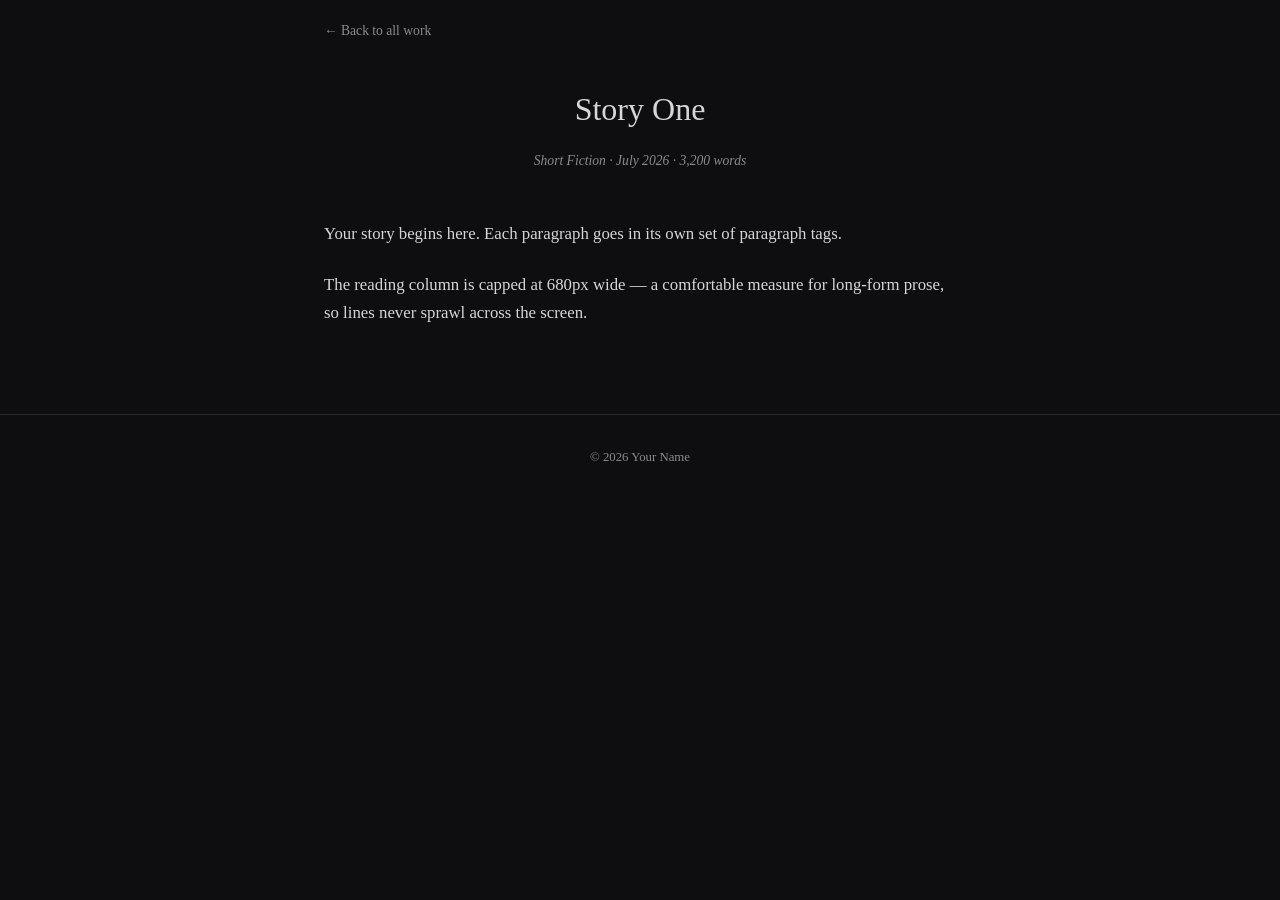
<file: posts/story-one.html>
<!DOCTYPE html>
<html lang="en">
<head>
  <meta charset="UTF-8">
  <meta name="viewport" content="width=device-width, initial-scale=1.0">
  <title>Story One — Your Name</title>
  <link rel="stylesheet" href="../style.css">
</head>
<body>

  <main class="post">
    <a href="../index.html" class="back-link">← Back to all work</a>

    <header class="post-header">
      <h1 class="post-title">Story One</h1>
      <p class="post-meta">Short Fiction · July 2026 · 3,200 words</p>
    </header>

    <article class="post-content">
      <p>Your story begins here. Each paragraph goes in its own set of paragraph tags.</p>
      <p>The reading column is capped at 680px wide — a comfortable measure for long-form prose, so lines never sprawl across the screen.</p>
    </article>
  </main>

  <footer class="site-footer">
    <p>© 2026 Your Name</p>
  </footer>

</body>
</html>
</file>
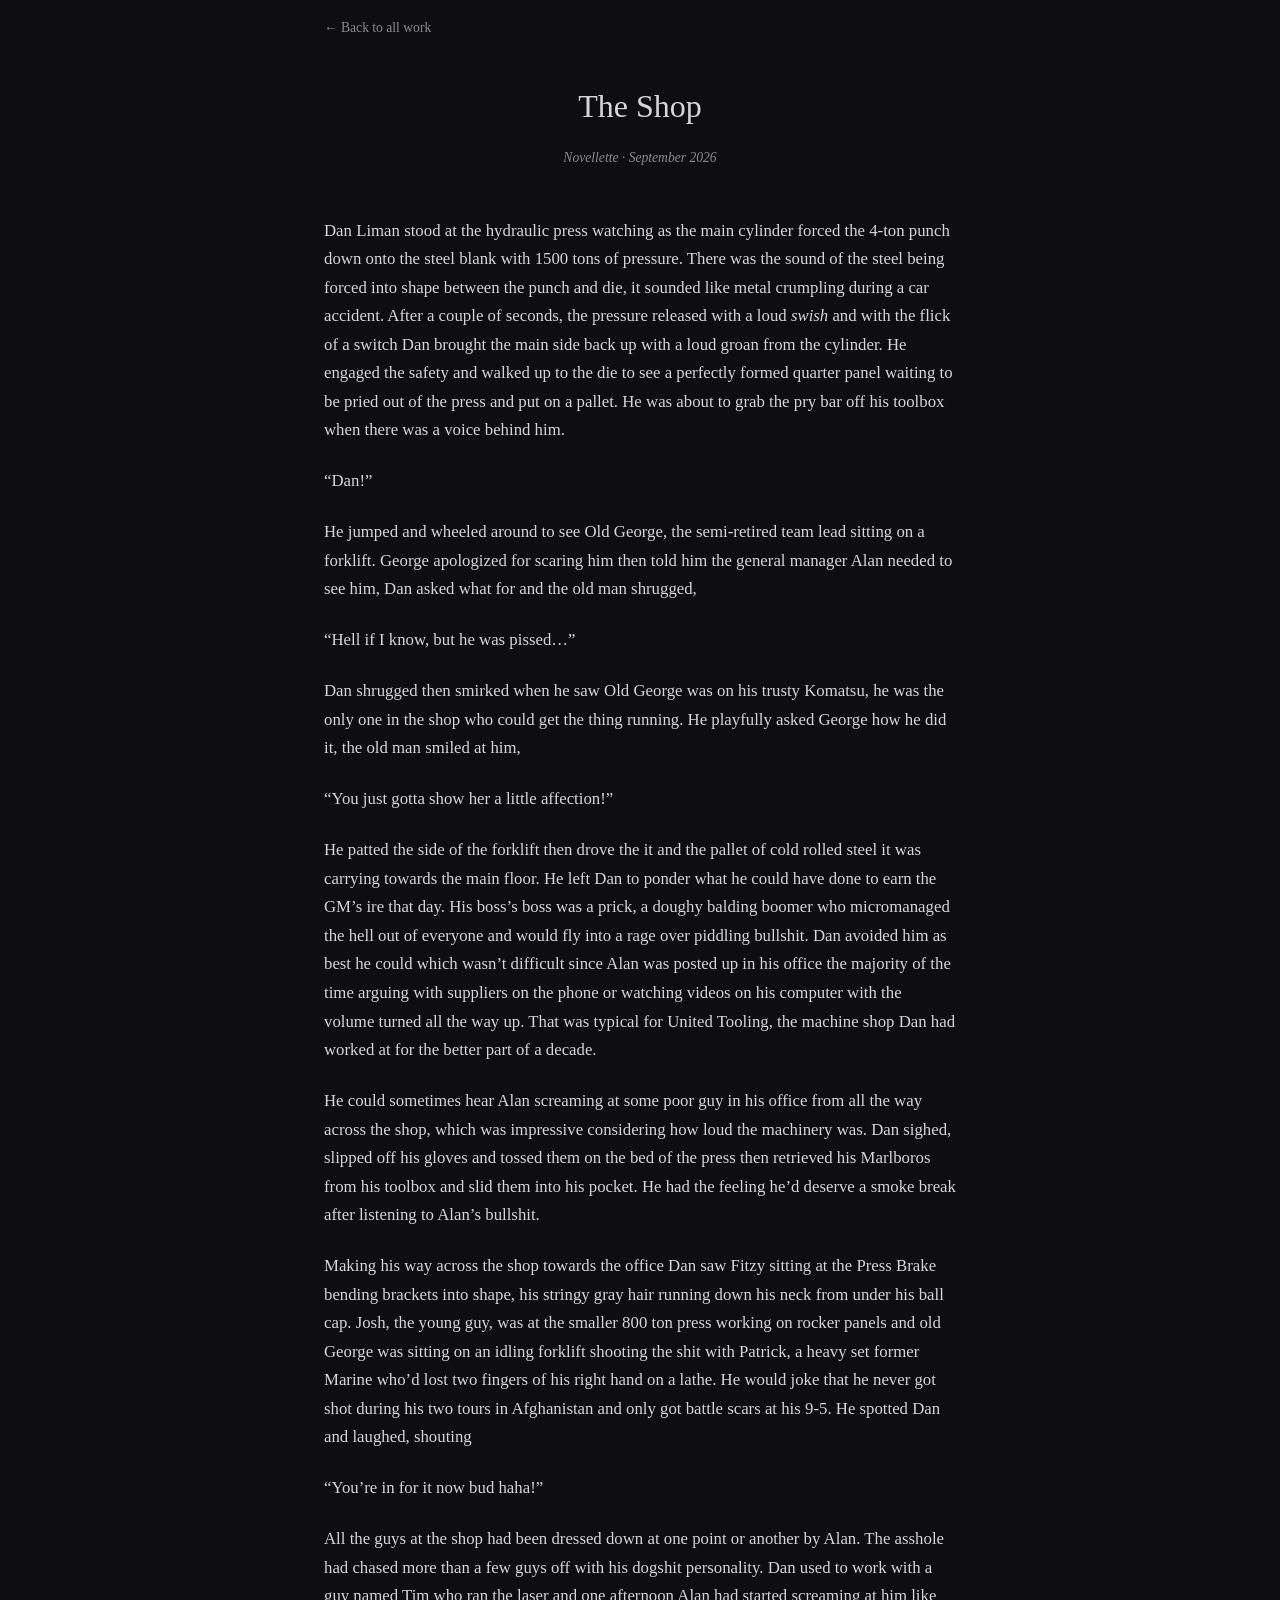
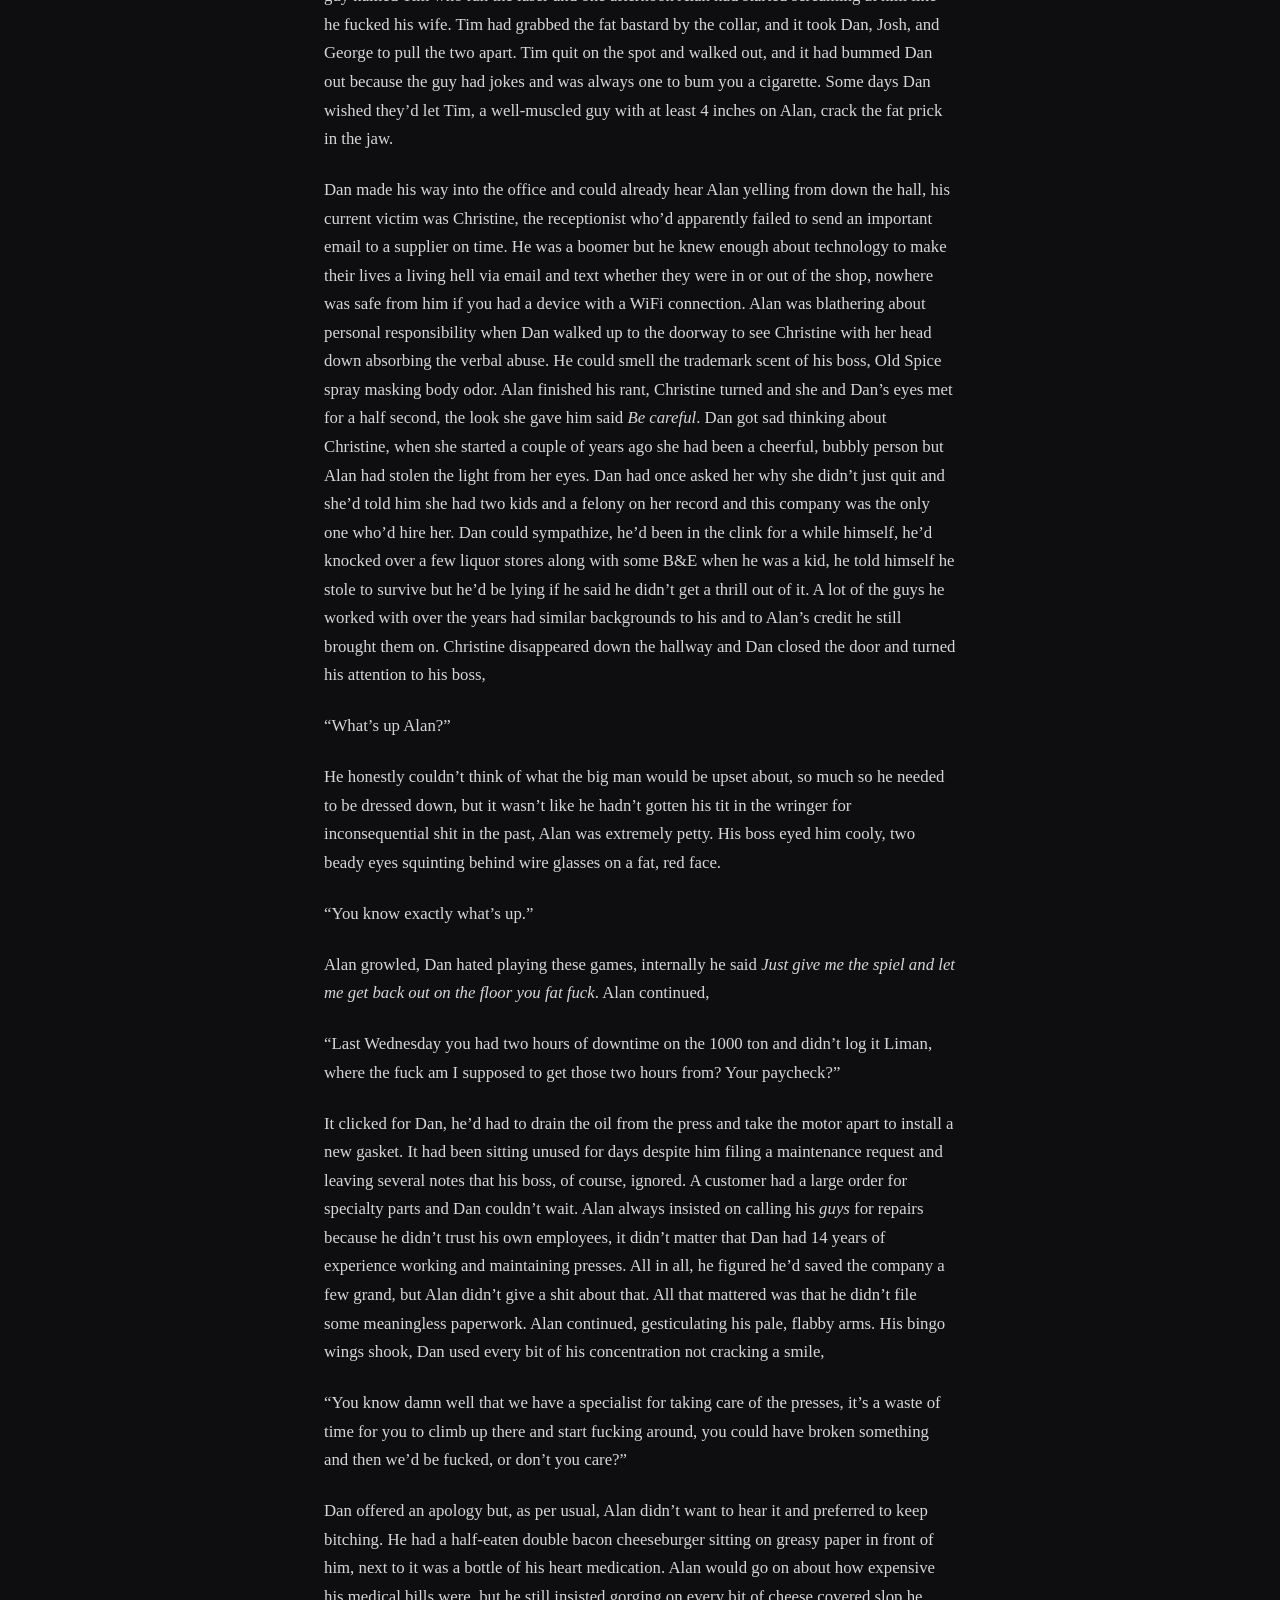
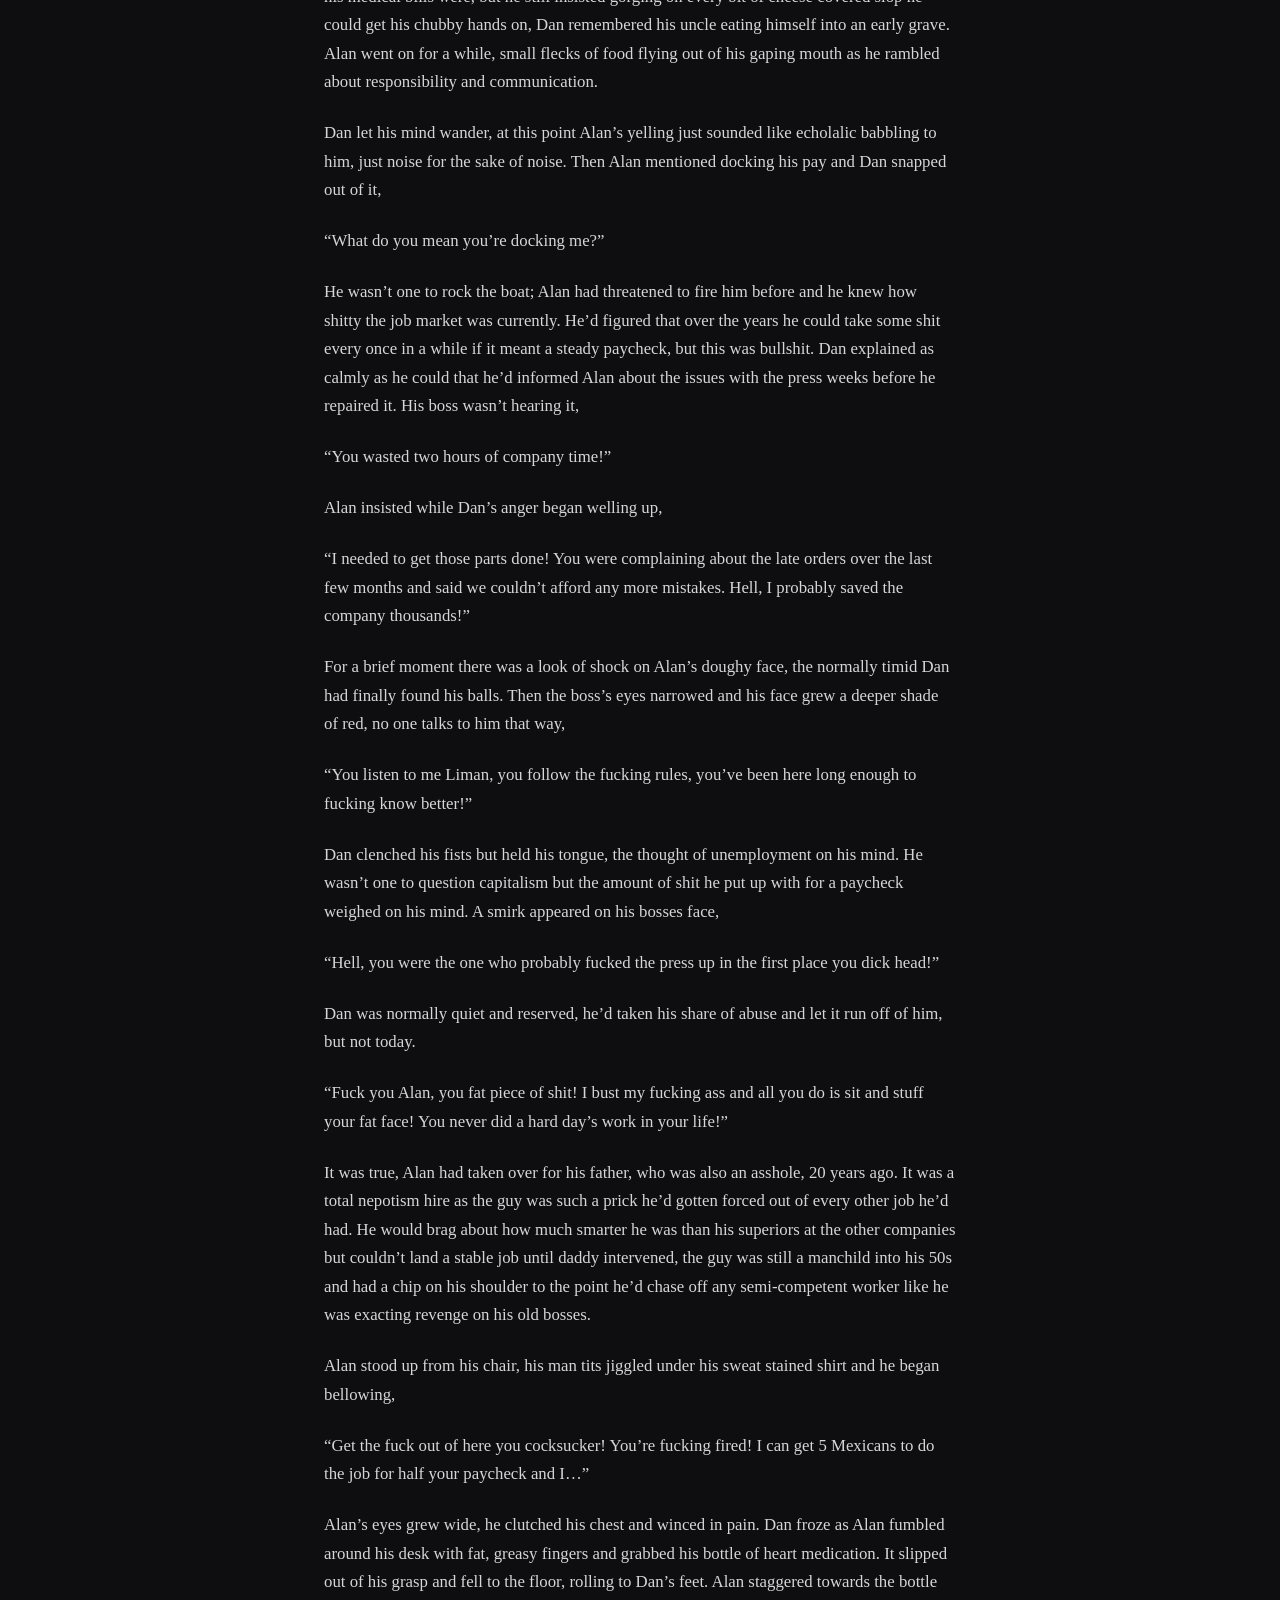
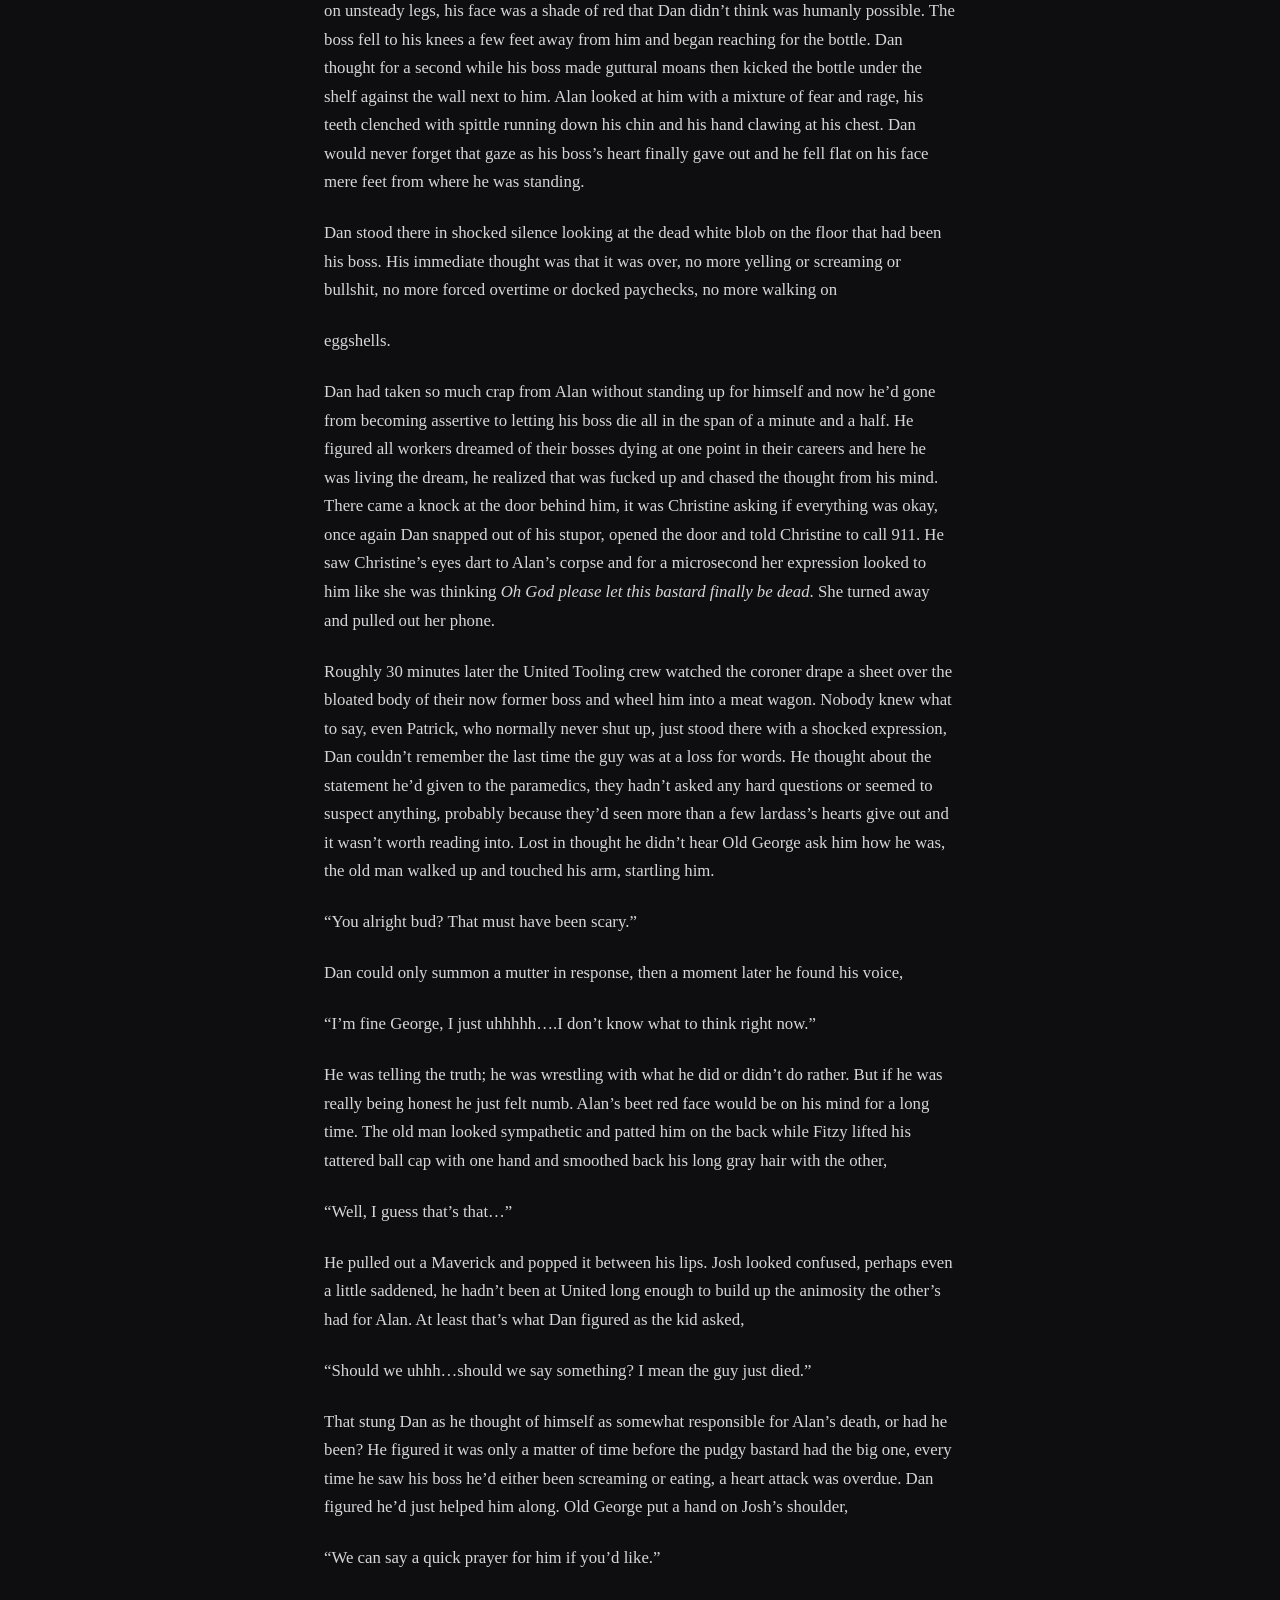
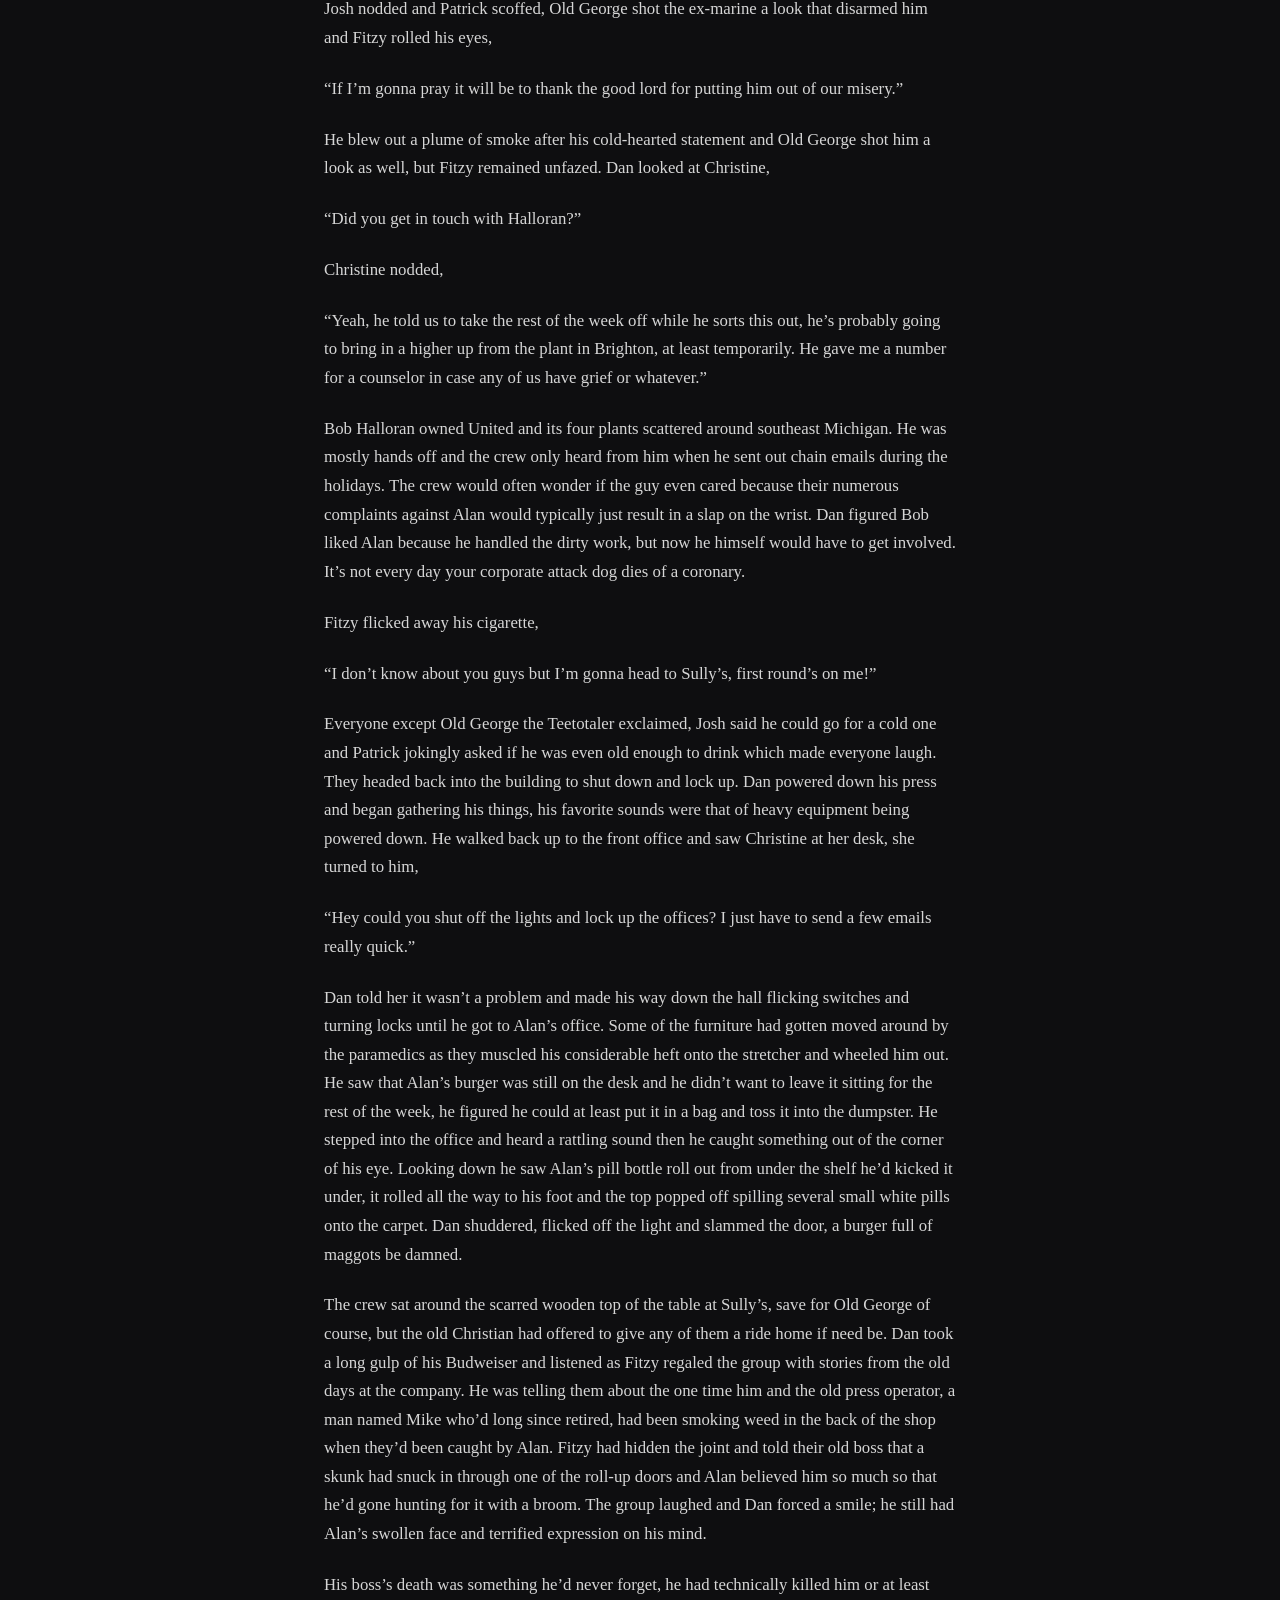
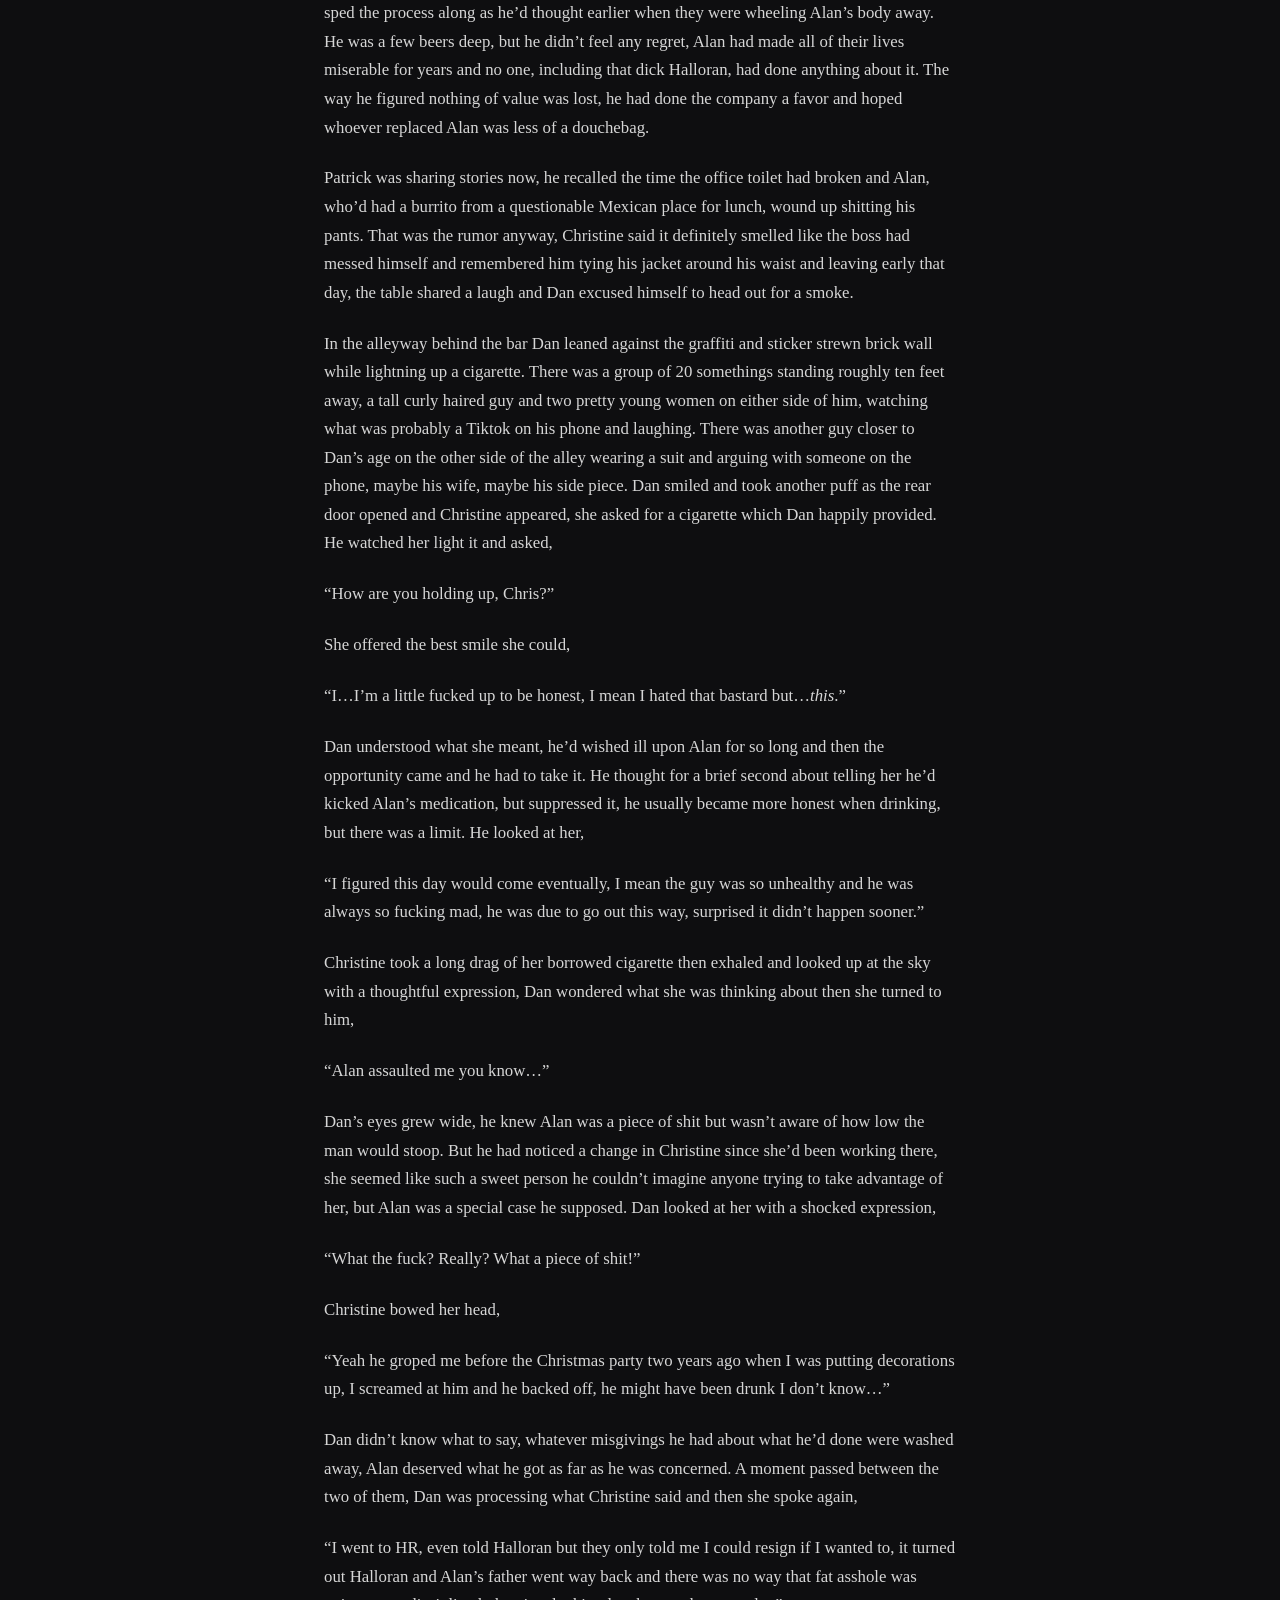
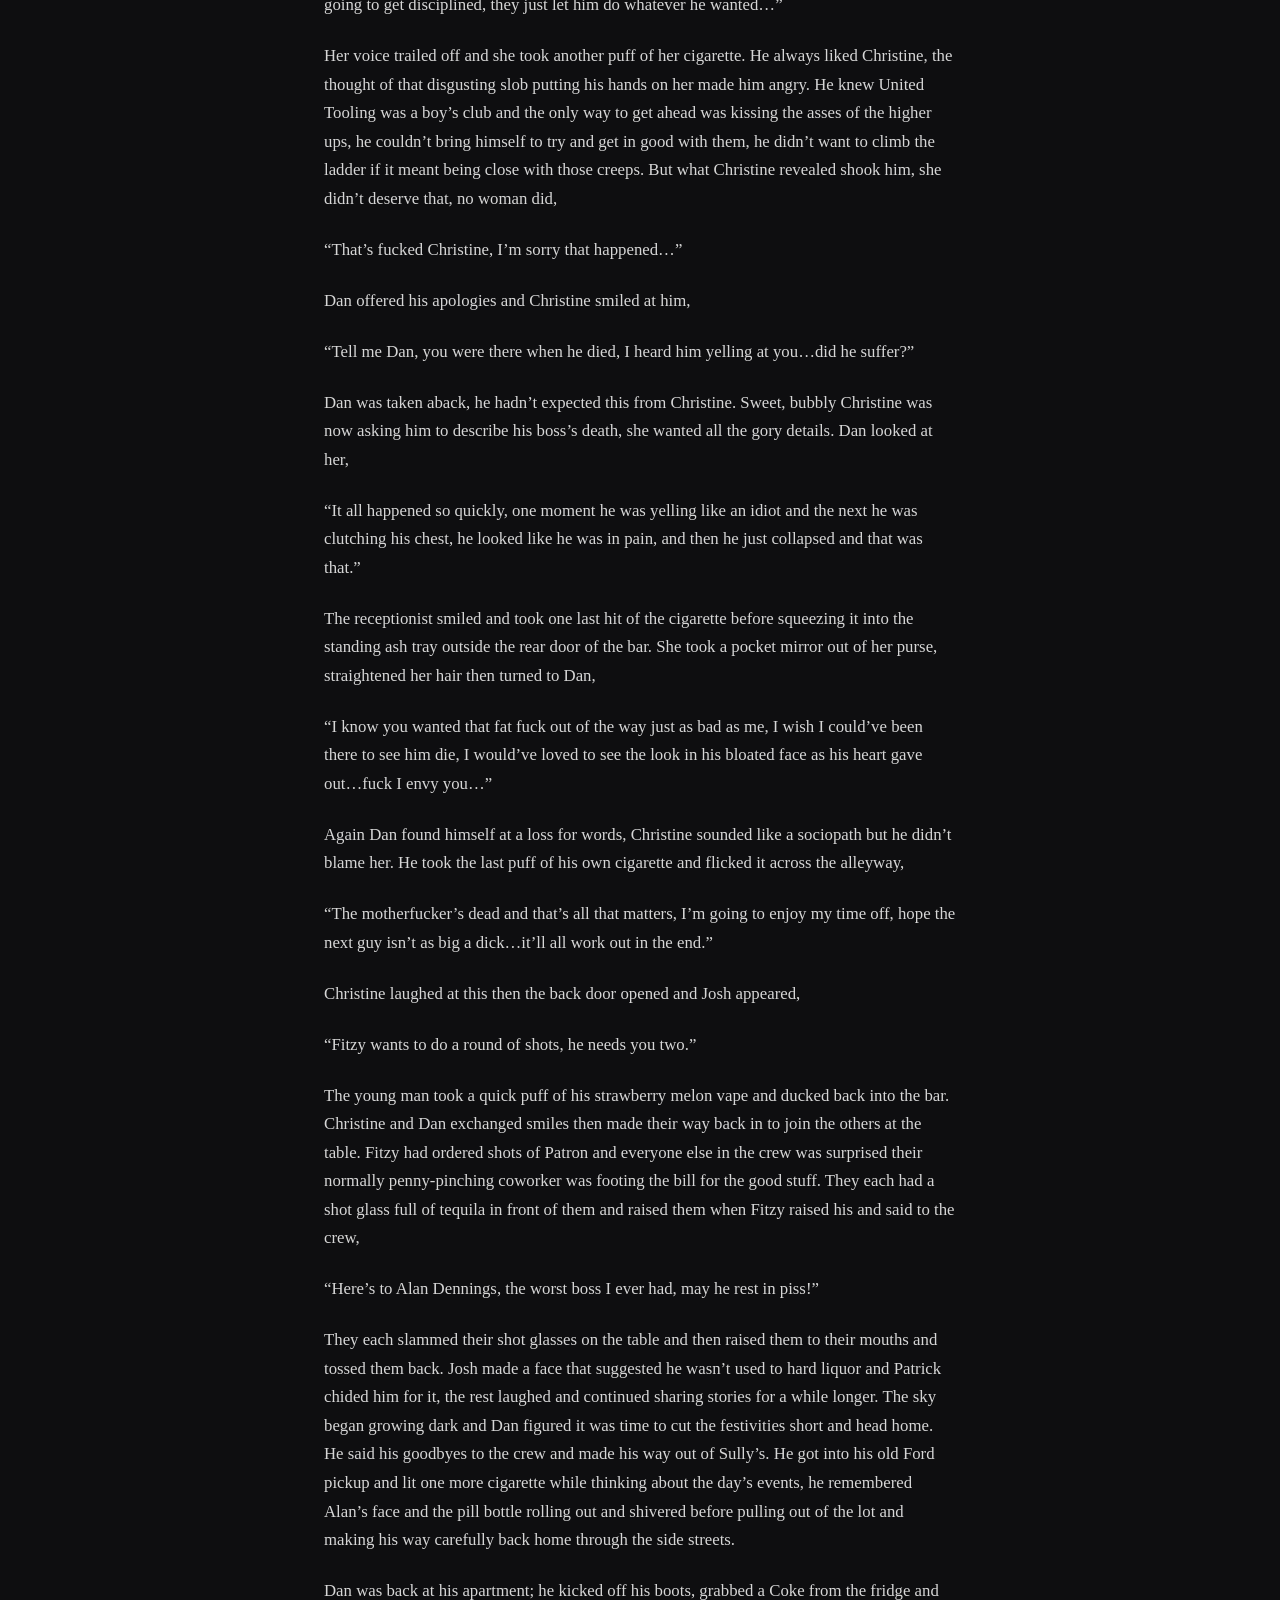
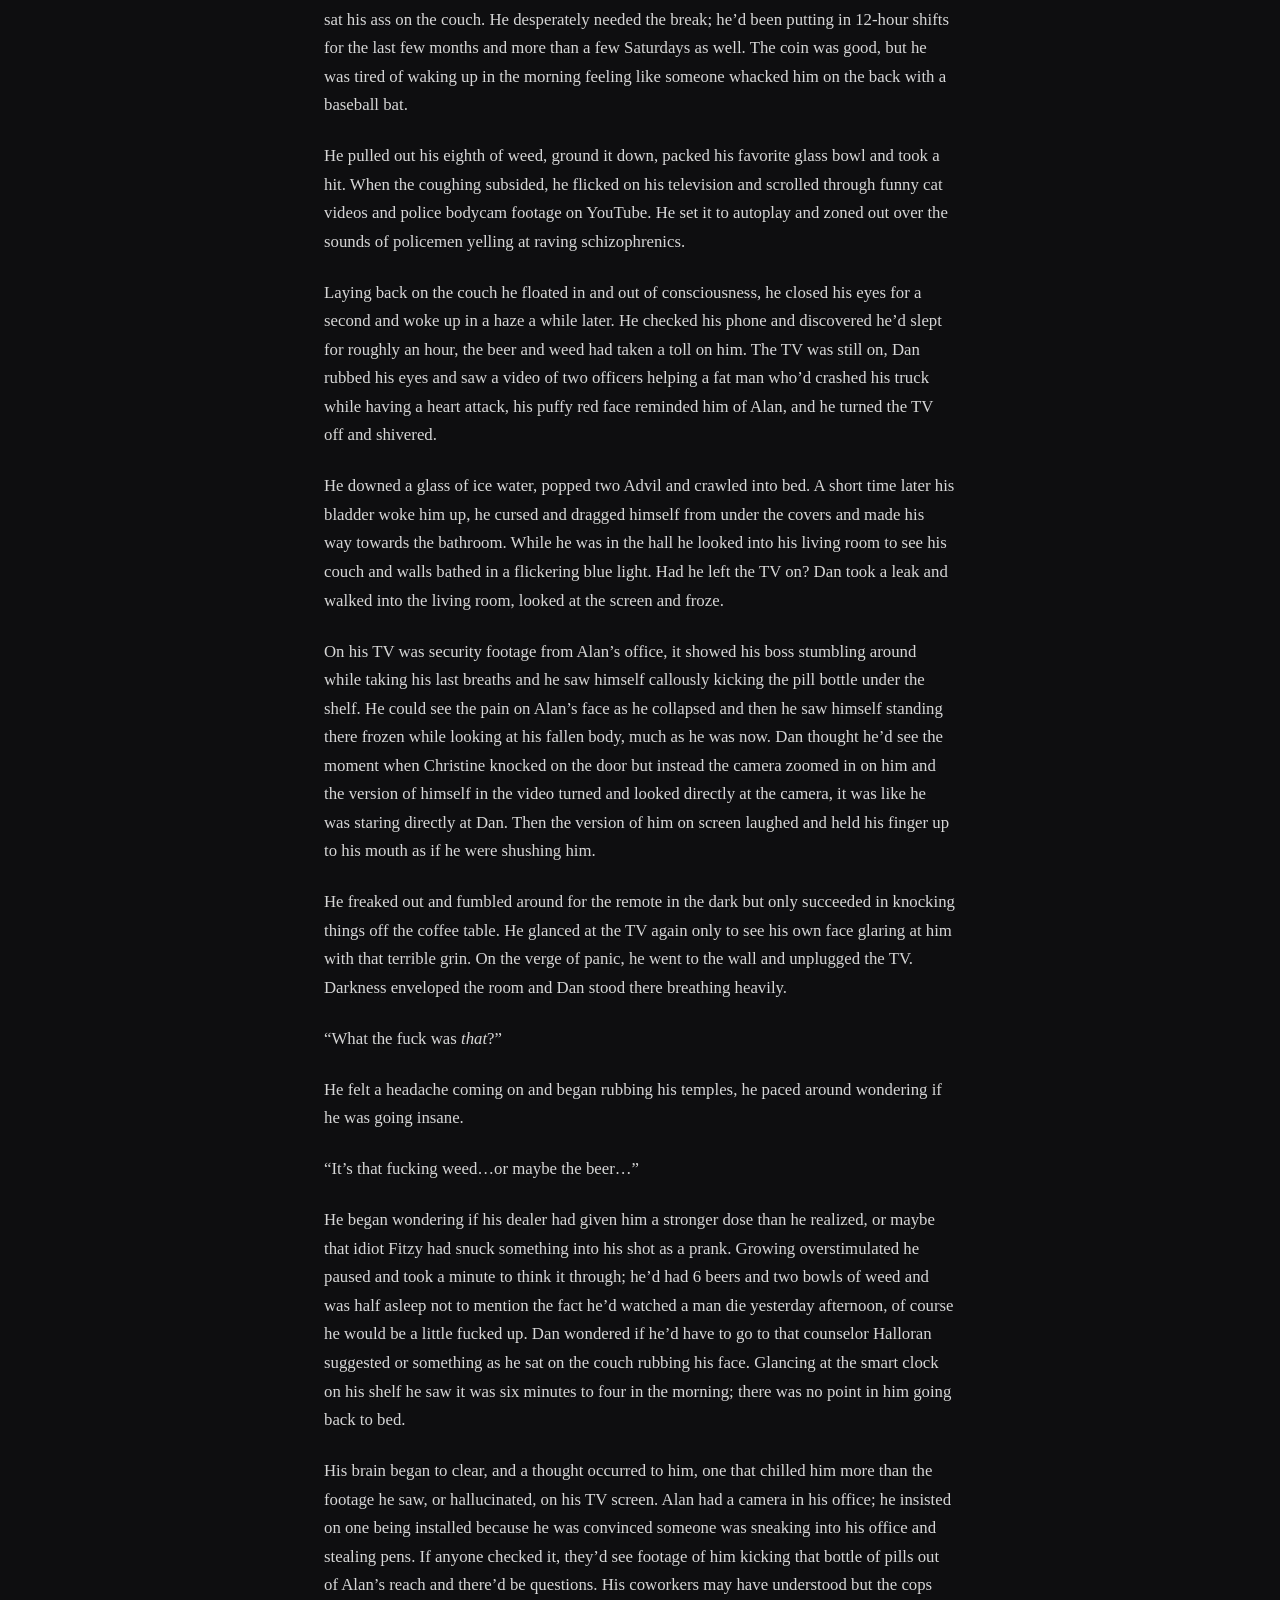
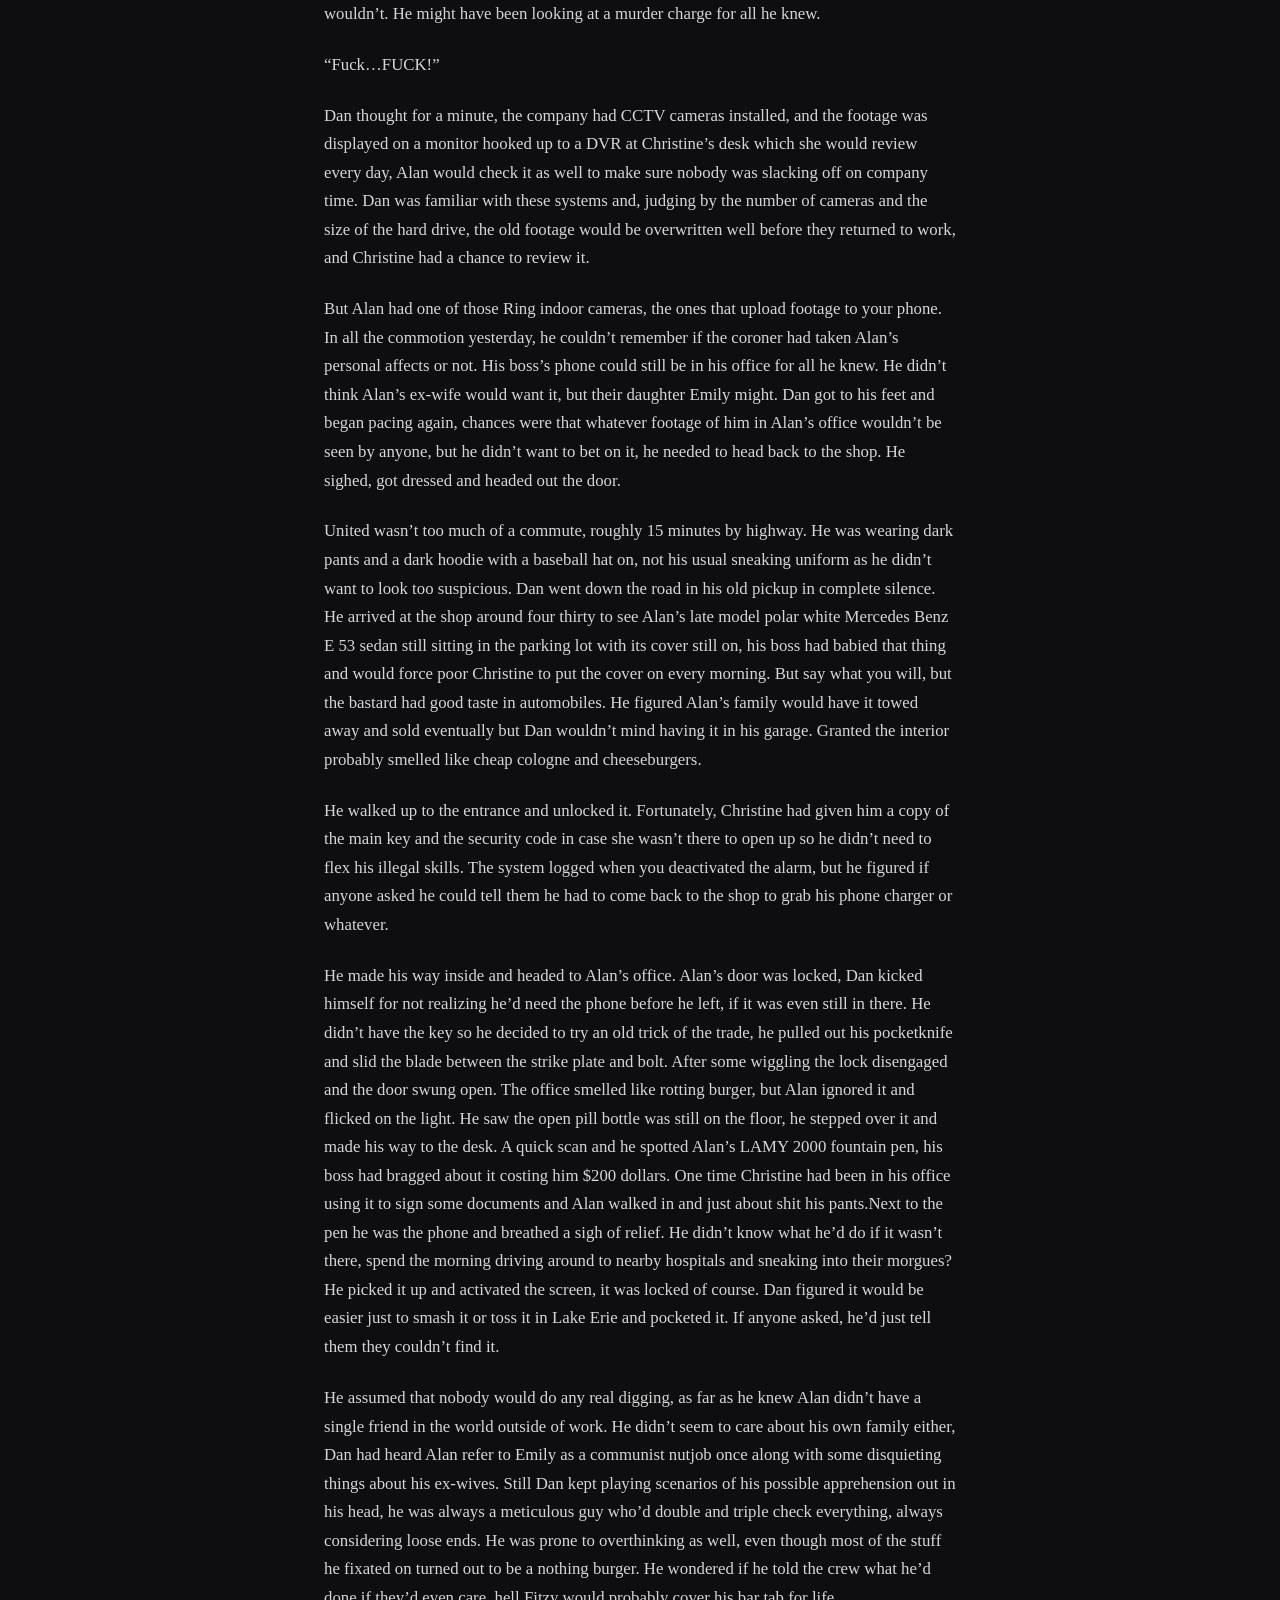
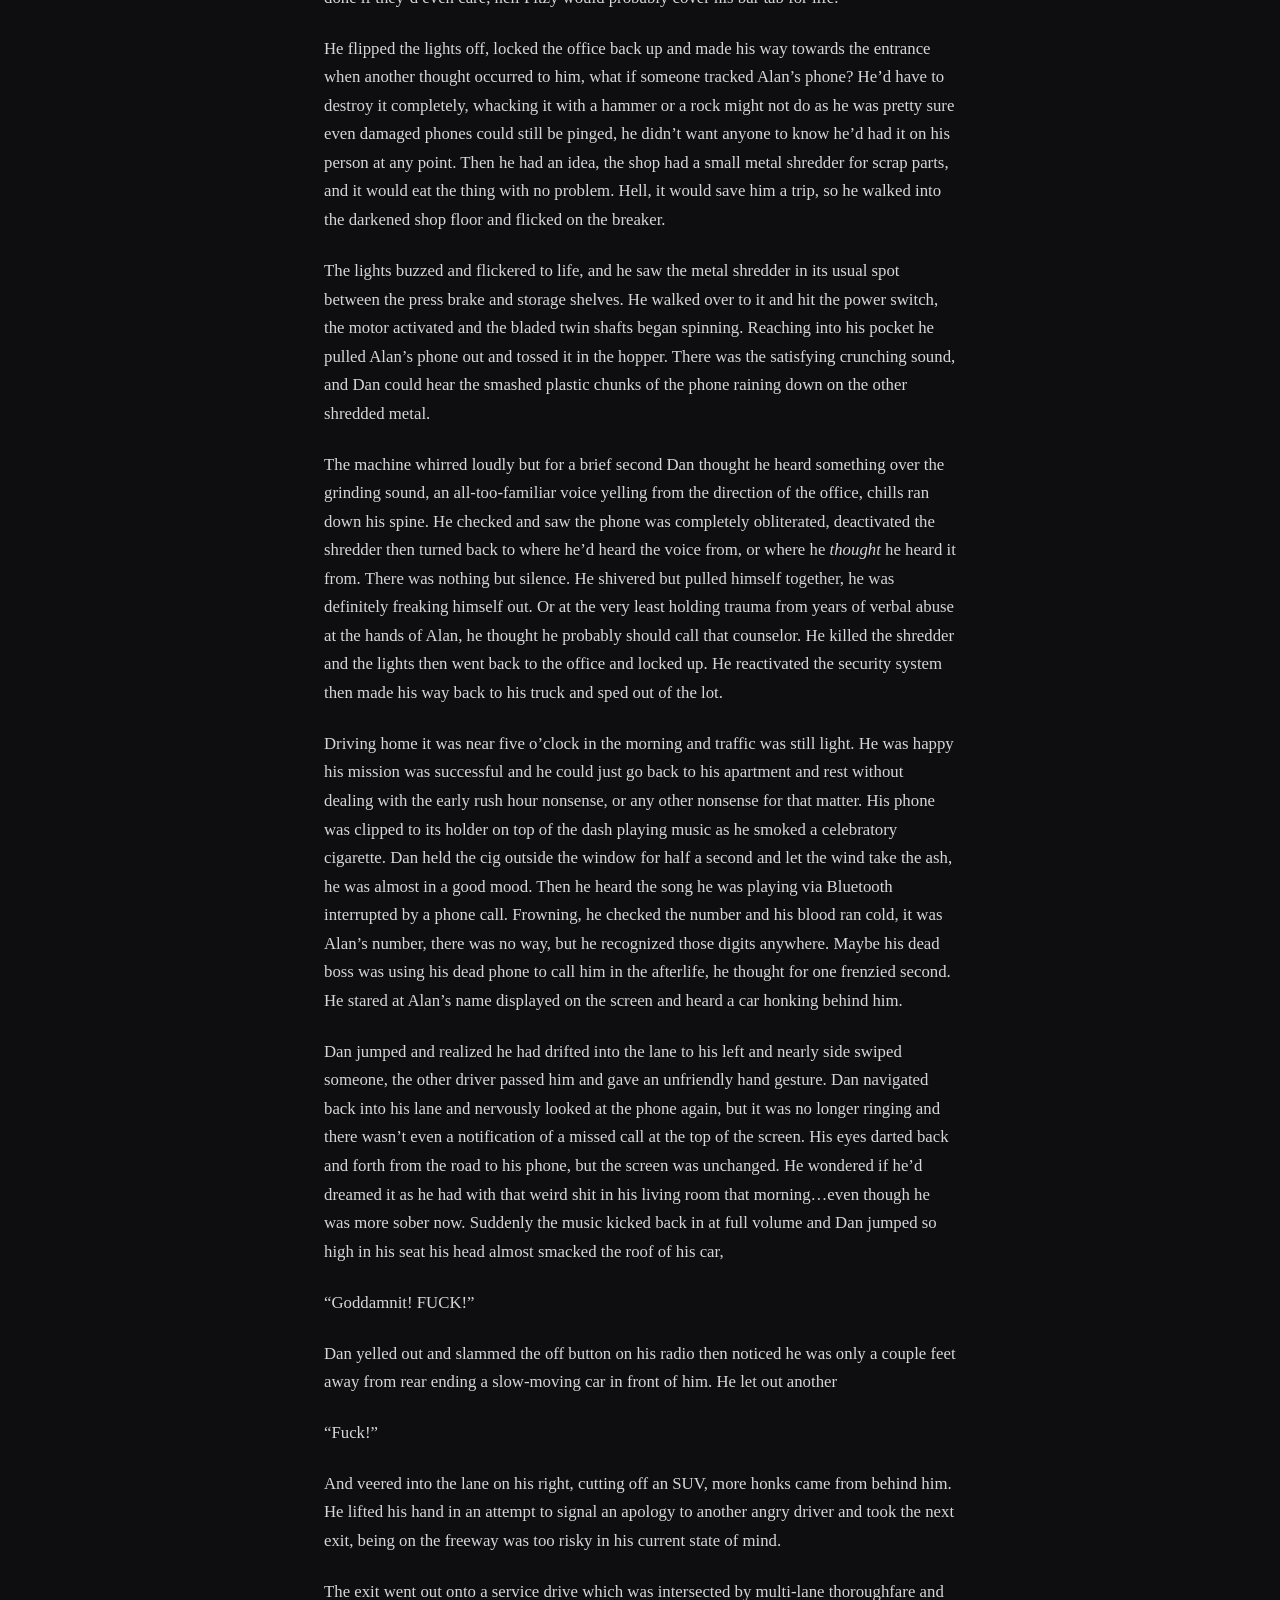
<file: posts/The Shop.html>
<!DOCTYPE html<p></p>
<html lang="en">
<head>
  <meta charset="UTF-8">
  <meta name="viewport" content="width=device-width, initial-scale=1.0">
  <title>The Shop</title>
  <link rel="stylesheet" href="../style.css">
</head>
<body>

  <main class="post">
    <a href="../index.html" class="back-link">← Back to all work</a>

    <header class="post-header">
      <h1 class="post-title">The Shop</h1>
      <p class="post-meta">Novellette · September 2026</p>
    </header>

    <article class="post-content">
<p>Dan Liman stood at the hydraulic press watching as the main cylinder forced the 4-ton punch down onto the steel blank with 1500 tons of pressure. There was the sound of the steel being forced into shape between the punch and die, it sounded like metal crumpling during a car accident. After a couple of seconds, the pressure released with a loud <em>swish</em> and with the flick of a switch Dan brought the main side back up with a loud groan from the cylinder. He engaged the safety and walked up to the die to see a perfectly formed quarter panel waiting to be pried out of the press and put on a pallet. He was about to grab the pry bar off his toolbox when there was a voice behind him.</p>
<p>&ldquo;Dan!&rdquo;</p>
<p>He jumped and wheeled around to see Old George, the semi-retired team lead sitting on a forklift. George apologized for scaring him then told him the general manager Alan needed to see him, Dan asked what for and the old man shrugged,</p>
<p>&ldquo;Hell if I know, but he was pissed&hellip;&rdquo;</p>
<p>Dan shrugged then smirked when he saw Old George was on his trusty Komatsu, he was the only one in the shop who could get the thing running. He playfully asked George how he did it, the old man smiled at him,</p>
<p>&ldquo;You just gotta show her a little affection!&rdquo;</p>
<p>He patted the side of the forklift then drove the it and the pallet of cold rolled steel it was carrying towards the main floor. He left Dan to ponder what he could have done to earn the GM&rsquo;s ire that day. His boss&rsquo;s boss was a prick, a doughy balding boomer who micromanaged the hell out of everyone and would fly into a rage over piddling bullshit. Dan avoided him as best he could which wasn&rsquo;t difficult since Alan was posted up in his office the majority of the time arguing with suppliers on the phone or watching videos on his computer with the volume turned all the way up. That was typical for United Tooling, the machine shop Dan had worked at for the better part of a decade.</p>
<p>He could sometimes hear Alan screaming at some poor guy in his office from all the way across the shop, which was impressive considering how loud the machinery was. Dan sighed, slipped off his gloves and tossed them on the bed of the press then retrieved his Marlboros from his toolbox and slid them into his pocket. He had the feeling he&rsquo;d deserve a smoke break after listening to Alan&rsquo;s bullshit.</p>
<p>Making his way across the shop towards the office Dan saw Fitzy sitting at the Press Brake bending brackets into shape, his stringy gray hair running down his neck from under his ball cap. Josh, the young guy, was at the smaller 800 ton press working on rocker panels and old George was sitting on an idling forklift shooting the shit with Patrick, a heavy set former Marine who&rsquo;d lost two fingers of his right hand on a lathe. He would joke that he never got shot during his two tours in Afghanistan and only got battle scars at his 9-5. He spotted Dan and laughed, shouting</p>
<p>&ldquo;You&rsquo;re in for it now bud haha!&rdquo;</p>
<p>All the guys at the shop had been dressed down at one point or another by Alan. The asshole had chased more than a few guys off with his dogshit personality. Dan used to work with a guy named Tim who ran the laser and one afternoon Alan had started screaming at him like he fucked his wife. Tim had grabbed the fat bastard by the collar, and it took Dan, Josh, and George to pull the two apart. Tim quit on the spot and walked out, and it had bummed Dan out because the guy had jokes and was always one to bum you a cigarette. Some days Dan wished they&rsquo;d let Tim, a well-muscled guy with at least 4 inches on Alan, crack the fat prick in the jaw.</p>
<p>Dan made his way into the office and could already hear Alan yelling from down the hall, his current victim was Christine, the receptionist who&rsquo;d apparently failed to send an important email to a supplier on time. He was a boomer but he knew enough about technology to make their lives a living hell via email and text whether they were in or out of the shop, nowhere was safe from him if you had a device with a WiFi connection. Alan was blathering about personal responsibility when Dan walked up to the doorway to see Christine with her head down absorbing the verbal abuse. He could smell the trademark scent of his boss, Old Spice spray masking body odor. Alan finished his rant, Christine turned and she and Dan&rsquo;s eyes met for a half second, the look she gave him said <em>Be careful</em>. Dan got sad thinking about Christine, when she started a couple of years ago she had been a cheerful, bubbly person but Alan had stolen the light from her eyes. Dan had once asked her why she didn&rsquo;t just quit and she&rsquo;d told him she had two kids and a felony on her record and this company was the only one who&rsquo;d hire her. Dan could sympathize, he&rsquo;d been in the clink for a while himself, he&rsquo;d knocked over a few liquor stores along with some B&amp;E when he was a kid, he told himself he stole to survive but he&rsquo;d be lying if he said he didn&rsquo;t get a thrill out of it. A lot of the guys he worked with over the years had similar backgrounds to his and to Alan&rsquo;s credit he still brought them on. Christine disappeared down the hallway and Dan closed the door and turned his attention to his boss,</p>
<p>&ldquo;What&rsquo;s up Alan?&rdquo;</p>
<p>He honestly couldn&rsquo;t think of what the big man would be upset about, so much so he needed to be dressed down, but it wasn&rsquo;t like he hadn&rsquo;t gotten his tit in the wringer for inconsequential shit in the past, Alan was extremely petty. His boss eyed him cooly, two beady eyes squinting behind wire glasses on a fat, red face.</p>
<p>&ldquo;You know exactly what&rsquo;s up.&rdquo;</p>
<p>Alan growled, Dan hated playing these games, internally he said <em>Just give me the spiel and let me get back out on the floor you fat fuck</em>. Alan continued,</p>
<p>&ldquo;Last Wednesday you had two hours of downtime on the 1000 ton and didn&rsquo;t log it Liman, where the fuck am I supposed to get those two hours from? Your paycheck?&rdquo;</p>
<p>It clicked for Dan, he&rsquo;d had to drain the oil from the press and take the motor apart to install a new gasket. It had been sitting unused for days despite him filing a maintenance request and leaving several notes that his boss, of course, ignored. A customer had a large order for specialty parts and Dan couldn&rsquo;t wait. Alan always insisted on calling his <em>guys</em> for repairs because he didn&rsquo;t trust his own employees, it didn&rsquo;t matter that Dan had 14 years of experience working and maintaining presses. All in all, he figured he&rsquo;d saved the company a few grand, but Alan didn&rsquo;t give a shit about that. All that mattered was that he didn&rsquo;t file some meaningless paperwork. Alan continued, gesticulating his pale, flabby arms. His bingo wings shook, Dan used every bit of his concentration not cracking a smile,</p>
<p>&ldquo;You know damn well that we have a specialist for taking care of the presses, it&rsquo;s a waste of time for you to climb up there and start fucking around, you could have broken something and then we&rsquo;d be fucked, or don&rsquo;t you care?&rdquo;</p>
<p>Dan offered an apology but, as per usual, Alan didn&rsquo;t want to hear it and preferred to keep bitching. He had a half-eaten double bacon cheeseburger sitting on greasy paper in front of him, next to it was a bottle of his heart medication. Alan would go on about how expensive his medical bills were, but he still insisted gorging on every bit of cheese covered slop he could get his chubby hands on, Dan remembered his uncle eating himself into an early grave. Alan went on for a while, small flecks of food flying out of his gaping mouth as he rambled about responsibility and communication.</p>
<p>Dan let his mind wander, at this point Alan&rsquo;s yelling just sounded like echolalic babbling to him, just noise for the sake of noise. Then Alan mentioned docking his pay and Dan snapped out of it,</p>
<p>&ldquo;What do you mean you&rsquo;re docking me?&rdquo;</p>
<p>He wasn&rsquo;t one to rock the boat; Alan had threatened to fire him before and he knew how shitty the job market was currently. He&rsquo;d figured that over the years he could take some shit every once in a while if it meant a steady paycheck, but this was bullshit. Dan explained as calmly as he could that he&rsquo;d informed Alan about the issues with the press weeks before he repaired it. His boss wasn&rsquo;t hearing it,</p>
<p>&ldquo;You wasted two hours of company time!&rdquo;</p>
<p>Alan insisted while Dan&rsquo;s anger began welling up,</p>
<p>&ldquo;I needed to get those parts done! You were complaining about the late orders over the last few months and said we couldn&rsquo;t afford any more mistakes. Hell, I probably saved the company thousands!&rdquo;</p>
<p>For a brief moment there was a look of shock on Alan&rsquo;s doughy face, the normally timid Dan had finally found his balls. Then the boss&rsquo;s eyes narrowed and his face grew a deeper shade of red, no one talks to him that way,</p>
<p>&ldquo;You listen to me Liman, you follow the fucking rules, you&rsquo;ve been here long enough to fucking know better!&rdquo;</p>
<p>Dan clenched his fists but held his tongue, the thought of unemployment on his mind. He wasn&rsquo;t one to question capitalism but the amount of shit he put up with for a paycheck weighed on his mind. A smirk appeared on his bosses face,</p>
<p>&ldquo;Hell, you were the one who probably fucked the press up in the first place you dick head!&rdquo;</p>
<p>Dan was normally quiet and reserved, he&rsquo;d taken his share of abuse and let it run off of him, but not today.</p>
<p>&ldquo;Fuck you Alan, you fat piece of shit! I bust my fucking ass and all you do is sit and stuff your fat face! You never did a hard day&rsquo;s work in your life!&rdquo;</p>
<p>It was true, Alan had taken over for his father, who was also an asshole, 20 years ago. It was a total nepotism hire as the guy was such a prick he&rsquo;d gotten forced out of every other job he&rsquo;d had. He would brag about how much smarter he was than his superiors at the other companies but couldn&rsquo;t land a stable job until daddy intervened, the guy was still a manchild into his 50s and had a chip on his shoulder to the point he&rsquo;d chase off any semi-competent worker like he was exacting revenge on his old bosses.</p>
<p>Alan stood up from his chair, his man tits jiggled under his sweat stained shirt and he began bellowing,</p>
<p>&ldquo;Get the fuck out of here you cocksucker! You&rsquo;re fucking fired! I can get 5 Mexicans to do the job for half your paycheck and I&hellip;&rdquo;</p>
<p>Alan&rsquo;s eyes grew wide, he clutched his chest and winced in pain. Dan froze as Alan fumbled around his desk with fat, greasy fingers and grabbed his bottle of heart medication. It slipped out of his grasp and fell to the floor, rolling to Dan&rsquo;s feet. Alan staggered towards the bottle on unsteady legs, his face was a shade of red that Dan didn&rsquo;t think was humanly possible. The boss fell to his knees a few feet away from him and began reaching for the bottle. Dan thought for a second while his boss made guttural moans then kicked the bottle under the shelf against the wall next to him. Alan looked at him with a mixture of fear and rage, his teeth clenched with spittle running down his chin and his hand clawing at his chest. Dan would never forget that gaze as his boss&rsquo;s heart finally gave out and he fell flat on his face mere feet from where he was standing.</p>
<p>Dan stood there in shocked silence looking at the dead white blob on the floor that had been his boss. His immediate thought was that it was over, no more yelling or screaming or bullshit, no more forced overtime or docked paychecks, no more walking on</p>
<p>eggshells.</p>
<p>Dan had taken so much crap from Alan without standing up for himself and now he&rsquo;d gone from becoming assertive to letting his boss die all in the span of a minute and a half. He figured all workers dreamed of their bosses dying at one point in their careers and here he was living the dream, he realized that was fucked up and chased the thought from his mind. There came a knock at the door behind him, it was Christine asking if everything was okay, once again Dan snapped out of his stupor, opened the door and told Christine to call 911. He saw Christine&rsquo;s eyes dart to Alan&rsquo;s corpse and for a microsecond her expression looked to him like she was thinking <em>Oh God please let this bastard finally be dead</em>. She turned away and pulled out her phone.</p>
<p>Roughly 30 minutes later the United Tooling crew watched the coroner drape a sheet over the bloated body of their now former boss and wheel him into a meat wagon. Nobody knew what to say, even Patrick, who normally never shut up, just stood there with a shocked expression, Dan couldn&rsquo;t remember the last time the guy was at a loss for words. He thought about the statement he&rsquo;d given to the paramedics, they hadn&rsquo;t asked any hard questions or seemed to suspect anything, probably because they&rsquo;d seen more than a few lardass&rsquo;s hearts give out and it wasn&rsquo;t worth reading into. Lost in thought he didn&rsquo;t hear Old George ask him how he was, the old man walked up and touched his arm, startling him.</p>
<p>&ldquo;You alright bud? That must have been scary.&rdquo;</p>
<p>Dan could only summon a mutter in response, then a moment later he found his voice,</p>
<p>&ldquo;I&rsquo;m fine George, I just uhhhhh&hellip;.I don&rsquo;t know what to think right now.&rdquo;</p>
<p>He was telling the truth; he was wrestling with what he did or didn&rsquo;t do rather. But if he was really being honest he just felt numb. Alan&rsquo;s beet red face would be on his mind for a long time. The old man looked sympathetic and patted him on the back while Fitzy lifted his tattered ball cap with one hand and smoothed back his long gray hair with the other,</p>
<p>&ldquo;Well, I guess that&rsquo;s that&hellip;&rdquo;</p>
<p>He pulled out a Maverick and popped it between his lips. Josh looked confused, perhaps even a little saddened, he hadn&rsquo;t been at United long enough to build up the animosity the other&rsquo;s had for Alan. At least that&rsquo;s what Dan figured as the kid asked,</p>
<p>&ldquo;Should we uhhh&hellip;should we say something? I mean the guy just died.&rdquo;</p>
<p>That stung Dan as he thought of himself as somewhat responsible for Alan&rsquo;s death, or had he been? He figured it was only a matter of time before the pudgy bastard had the big one, every time he saw his boss he&rsquo;d either been screaming or eating, a heart attack was overdue. Dan figured he&rsquo;d just helped him along. Old George put a hand on Josh&rsquo;s shoulder,</p>
<p>&ldquo;We can say a quick prayer for him if you&rsquo;d like.&rdquo;</p>
<p>Josh nodded and Patrick scoffed, Old George shot the ex-marine a look that disarmed him and Fitzy rolled his eyes,</p>
<p>&ldquo;If I&rsquo;m gonna pray it will be to thank the good lord for putting him out of our misery.&rdquo;</p>
<p>He blew out a plume of smoke after his cold-hearted statement and Old George shot him a look as well, but Fitzy remained unfazed. Dan looked at Christine,</p>
<p>&ldquo;Did you get in touch with Halloran?&rdquo;</p>
<p>Christine nodded,</p>
<p>&ldquo;Yeah, he told us to take the rest of the week off while he sorts this out, he&rsquo;s probably going to bring in a higher up from the plant in Brighton, at least temporarily. He gave me a number for a counselor in case any of us have grief or whatever.&rdquo;</p>
<p>Bob Halloran owned United and its four plants scattered around southeast Michigan. He was mostly hands off and the crew only heard from him when he sent out chain emails during the holidays. The crew would often wonder if the guy even cared because their numerous complaints against Alan would typically just result in a slap on the wrist. Dan figured Bob liked Alan because he handled the dirty work, but now he himself would have to get involved. It&rsquo;s not every day your corporate attack dog dies of a coronary.</p>
<p>Fitzy flicked away his cigarette,</p>
<p>&ldquo;I don&rsquo;t know about you guys but I&rsquo;m gonna head to Sully&rsquo;s, first round&rsquo;s on me!&rdquo;</p>
<p>Everyone except Old George the Teetotaler exclaimed, Josh said he could go for a cold one and Patrick jokingly asked if he was even old enough to drink which made everyone laugh. They headed back into the building to shut down and lock up. Dan powered down his press and began gathering his things, his favorite sounds were that of heavy equipment being powered down. He walked back up to the front office and saw Christine at her desk, she turned to him,</p>
<p>&ldquo;Hey could you shut off the lights and lock up the offices? I just have to send a few emails really quick.&rdquo;</p>
<p>Dan told her it wasn&rsquo;t a problem and made his way down the hall flicking switches and turning locks until he got to Alan&rsquo;s office. Some of the furniture had gotten moved around by the paramedics as they muscled his considerable heft onto the stretcher and wheeled him out. He saw that Alan&rsquo;s burger was still on the desk and he didn&rsquo;t want to leave it sitting for the rest of the week, he figured he could at least put it in a bag and toss it into the dumpster. He stepped into the office and heard a rattling sound then he caught something out of the corner of his eye. Looking down he saw Alan&rsquo;s pill bottle roll out from under the shelf he&rsquo;d kicked it under, it rolled all the way to his foot and the top popped off spilling several small white pills onto the carpet. Dan shuddered, flicked off the light and slammed the door, a burger full of maggots be damned.</p>
<p>The crew sat around the scarred wooden top of the table at Sully&rsquo;s, save for Old George of course, but the old Christian had offered to give any of them a ride home if need be. Dan took a long gulp of his Budweiser and listened as Fitzy regaled the group with stories from the old days at the company. He was telling them about the one time him and the old press operator, a man named Mike who&rsquo;d long since retired, had been smoking weed in the back of the shop when they&rsquo;d been caught by Alan. Fitzy had hidden the joint and told their old boss that a skunk had snuck in through one of the roll-up doors and Alan believed him so much so that he&rsquo;d gone hunting for it with a broom. The group laughed and Dan forced a smile; he still had Alan&rsquo;s swollen face and terrified expression on his mind.</p>
<p>His boss&rsquo;s death was something he&rsquo;d never forget, he had technically killed him or at least sped the process along as he&rsquo;d thought earlier when they were wheeling Alan&rsquo;s body away. He was a few beers deep, but he didn&rsquo;t feel any regret, Alan had made all of their lives miserable for years and no one, including that dick Halloran, had done anything about it. The way he figured nothing of value was lost, he had done the company a favor and hoped whoever replaced Alan was less of a douchebag.</p>
<p>Patrick was sharing stories now, he recalled the time the office toilet had broken and Alan, who&rsquo;d had a burrito from a questionable Mexican place for lunch, wound up shitting his pants. That was the rumor anyway, Christine said it definitely smelled like the boss had messed himself and remembered him tying his jacket around his waist and leaving early that day, the table shared a laugh and Dan excused himself to head out for a smoke.</p>
<p>In the alleyway behind the bar Dan leaned against the graffiti and sticker strewn brick wall while lightning up a cigarette. There was a group of 20 somethings standing roughly ten feet away, a tall curly haired guy and two pretty young women on either side of him, watching what was probably a Tiktok on his phone and laughing. There was another guy closer to Dan&rsquo;s age on the other side of the alley wearing a suit and arguing with someone on the phone, maybe his wife, maybe his side piece. Dan smiled and took another puff as the rear door opened and Christine appeared, she asked for a cigarette which Dan happily provided. He watched her light it and asked,</p>
<p>&ldquo;How are you holding up, Chris?&rdquo;</p>
<p>She offered the best smile she could,</p>
<p>&ldquo;I&hellip;I&rsquo;m a little fucked up to be honest, I mean I hated that bastard but&hellip;<em>this</em>.&rdquo;</p>
<p>Dan understood what she meant, he&rsquo;d wished ill upon Alan for so long and then the opportunity came and he had to take it. He thought for a brief second about telling her he&rsquo;d kicked Alan&rsquo;s medication, but suppressed it, he usually became more honest when drinking, but there was a limit. He looked at her,</p>
<p>&ldquo;I figured this day would come eventually, I mean the guy was so unhealthy and he was always so fucking mad, he was due to go out this way, surprised it didn&rsquo;t happen sooner.&rdquo;</p>
<p>Christine took a long drag of her borrowed cigarette then exhaled and looked up at the sky with a thoughtful expression, Dan wondered what she was thinking about then she turned to him,</p>
<p>&ldquo;Alan assaulted me you know&hellip;&rdquo;</p>
<p>Dan&rsquo;s eyes grew wide, he knew Alan was a piece of shit but wasn&rsquo;t aware of how low the man would stoop. But he had noticed a change in Christine since she&rsquo;d been working there, she seemed like such a sweet person he couldn&rsquo;t imagine anyone trying to take advantage of her, but Alan was a special case he supposed. Dan looked at her with a shocked expression,</p>
<p>&ldquo;What the fuck? Really? What a piece of shit!&rdquo;</p>
<p>Christine bowed her head,</p>
<p>&ldquo;Yeah he groped me before the Christmas party two years ago when I was putting decorations up, I screamed at him and he backed off, he might have been drunk I don&rsquo;t know&hellip;&rdquo;</p>
<p>Dan didn&rsquo;t know what to say, whatever misgivings he had about what he&rsquo;d done were washed away, Alan deserved what he got as far as he was concerned. A moment passed between the two of them, Dan was processing what Christine said and then she spoke again,</p>
<p>&ldquo;I went to HR, even told Halloran but they only told me I could resign if I wanted to, it turned out Halloran and Alan&rsquo;s father went way back and there was no way that fat asshole was going to get disciplined, they just let him do whatever he wanted&hellip;&rdquo;</p>
<p>Her voice trailed off and she took another puff of her cigarette. He always liked Christine, the thought of that disgusting slob putting his hands on her made him angry. He knew United Tooling was a boy&rsquo;s club and the only way to get ahead was kissing the asses of the higher ups, he couldn&rsquo;t bring himself to try and get in good with them, he didn&rsquo;t want to climb the ladder if it meant being close with those creeps. But what Christine revealed shook him, she didn&rsquo;t deserve that, no woman did,</p>
<p>&ldquo;That&rsquo;s fucked Christine, I&rsquo;m sorry that happened&hellip;&rdquo;</p>
<p>Dan offered his apologies and Christine smiled at him,</p>
<p>&ldquo;Tell me Dan, you were there when he died, I heard him yelling at you&hellip;did he suffer?&rdquo;</p>
<p>Dan was taken aback, he hadn&rsquo;t expected this from Christine. Sweet, bubbly Christine was now asking him to describe his boss&rsquo;s death, she wanted all the gory details. Dan looked at her,</p>
<p>&ldquo;It all happened so quickly, one moment he was yelling like an idiot and the next he was clutching his chest, he looked like he was in pain, and then he just collapsed and that was that.&rdquo;</p>
<p>The receptionist smiled and took one last hit of the cigarette before squeezing it into the standing ash tray outside the rear door of the bar. She took a pocket mirror out of her purse, straightened her hair then turned to Dan,</p>
<p>&ldquo;I know you wanted that fat fuck out of the way just as bad as me, I wish I could&rsquo;ve been there to see him die, I would&rsquo;ve loved to see the look in his bloated face as his heart gave out&hellip;fuck I envy you&hellip;&rdquo;</p>
<p>Again Dan found himself at a loss for words, Christine sounded like a sociopath but he didn&rsquo;t blame her. He took the last puff of his own cigarette and flicked it across the alleyway,</p>
<p>&ldquo;The motherfucker&rsquo;s dead and that&rsquo;s all that matters, I&rsquo;m going to enjoy my time off, hope the next guy isn&rsquo;t as big a dick&hellip;it&rsquo;ll all work out in the end.&rdquo;</p>
<p>Christine laughed at this then the back door opened and Josh appeared,</p>
<p>&ldquo;Fitzy wants to do a round of shots, he needs you two.&rdquo;</p>
<p>The young man took a quick puff of his strawberry melon vape and ducked back into the bar. Christine and Dan exchanged smiles then made their way back in to join the others at the table. Fitzy had ordered shots of Patron and everyone else in the crew was surprised their normally penny-pinching coworker was footing the bill for the good stuff. They each had a shot glass full of tequila in front of them and raised them when Fitzy raised his and said to the crew,</p>
<p>&ldquo;Here&rsquo;s to Alan Dennings, the worst boss I ever had, may he rest in piss!&rdquo;</p>
<p>They each slammed their shot glasses on the table and then raised them to their mouths and tossed them back. Josh made a face that suggested he wasn&rsquo;t used to hard liquor and Patrick chided him for it, the rest laughed and continued sharing stories for a while longer. The sky began growing dark and Dan figured it was time to cut the festivities short and head home. He said his goodbyes to the crew and made his way out of Sully&rsquo;s. He got into his old Ford pickup and lit one more cigarette while thinking about the day&rsquo;s events, he remembered Alan&rsquo;s face and the pill bottle rolling out and shivered before pulling out of the lot and making his way carefully back home through the side streets.</p>
<p>Dan was back at his apartment; he kicked off his boots, grabbed a Coke from the fridge and sat his ass on the couch. He desperately needed the break; he&rsquo;d been putting in 12-hour shifts for the last few months and more than a few Saturdays as well. The coin was good, but he was tired of waking up in the morning feeling like someone whacked him on the back with a baseball bat.</p>
<p>He pulled out his eighth of weed, ground it down, packed his favorite glass bowl and took a hit. When the coughing subsided, he flicked on his television and scrolled through funny cat videos and police bodycam footage on YouTube. He set it to autoplay and zoned out over the sounds of policemen yelling at raving schizophrenics.</p>
<p>Laying back on the couch he floated in and out of consciousness, he closed his eyes for a second and woke up in a haze a while later. He checked his phone and discovered he&rsquo;d slept for roughly an hour, the beer and weed had taken a toll on him. The TV was still on, Dan rubbed his eyes and saw a video of two officers helping a fat man who&rsquo;d crashed his truck while having a heart attack, his puffy red face reminded him of Alan, and he turned the TV off and shivered.</p>
<p>He downed a glass of ice water, popped two Advil and crawled into bed. A short time later his bladder woke him up, he cursed and dragged himself from under the covers and made his way towards the bathroom. While he was in the hall he looked into his living room to see his couch and walls bathed in a flickering blue light. Had he left the TV on? Dan took a leak and walked into the living room, looked at the screen and froze.</p>
<p>On his TV was security footage from Alan&rsquo;s office, it showed his boss stumbling around while taking his last breaths and he saw himself callously kicking the pill bottle under the shelf. He could see the pain on Alan&rsquo;s face as he collapsed and then he saw himself standing there frozen while looking at his fallen body, much as he was now. Dan thought he&rsquo;d see the moment when Christine knocked on the door but instead the camera zoomed in on him and the version of himself in the video turned and looked directly at the camera, it was like he was staring directly at Dan. Then the version of him on screen laughed and held his finger up to his mouth as if he were shushing him.</p>
<p>He freaked out and fumbled around for the remote in the dark but only succeeded in knocking things off the coffee table. He glanced at the TV again only to see his own face glaring at him with that terrible grin. On the verge of panic, he went to the wall and unplugged the TV. Darkness enveloped the room and Dan stood there breathing heavily.</p>
<p>&ldquo;What the fuck was <em>that</em>?&rdquo;</p>
<p>He felt a headache coming on and began rubbing his temples, he paced around wondering if he was going insane.</p>
<p>&ldquo;It&rsquo;s that fucking weed&hellip;or maybe the beer&hellip;&rdquo;</p>
<p>He began wondering if his dealer had given him a stronger dose than he realized, or maybe that idiot Fitzy had snuck something into his shot as a prank. Growing overstimulated he paused and took a minute to think it through; he&rsquo;d had 6 beers and two bowls of weed and was half asleep not to mention the fact he&rsquo;d watched a man die yesterday afternoon, of course he would be a little fucked up. Dan wondered if he&rsquo;d have to go to that counselor Halloran suggested or something as he sat on the couch rubbing his face. Glancing at the smart clock on his shelf he saw it was six minutes to four in the morning; there was no point in him going back to bed.</p>
<p>His brain began to clear, and a thought occurred to him, one that chilled him more than the footage he saw, or hallucinated, on his TV screen. Alan had a camera in his office; he insisted on one being installed because he was convinced someone was sneaking into his office and stealing pens. If anyone checked it, they&rsquo;d see footage of him kicking that bottle of pills out of Alan&rsquo;s reach and there&rsquo;d be questions. His coworkers may have understood but the cops wouldn&rsquo;t. He might have been looking at a murder charge for all he knew.</p>
<p>&ldquo;Fuck&hellip;FUCK!&rdquo;</p>
<p>Dan thought for a minute, the company had CCTV cameras installed, and the footage was displayed on a monitor hooked up to a DVR at Christine&rsquo;s desk which she would review every day, Alan would check it as well to make sure nobody was slacking off on company time. Dan was familiar with these systems and, judging by the number of cameras and the size of the hard drive, the old footage would be overwritten well before they returned to work, and Christine had a chance to review it.</p>
<p>But Alan had one of those Ring indoor cameras, the ones that upload footage to your phone. In all the commotion yesterday, he couldn&rsquo;t remember if the coroner had taken Alan&rsquo;s personal affects or not. His boss&rsquo;s phone could still be in his office for all he knew. He didn&rsquo;t think Alan&rsquo;s ex-wife would want it, but their daughter Emily might. Dan got to his feet and began pacing again, chances were that whatever footage of him in Alan&rsquo;s office wouldn&rsquo;t be seen by anyone, but he didn&rsquo;t want to bet on it, he needed to head back to the shop. He sighed, got dressed and headed out the door.</p>
<p>United wasn&rsquo;t too much of a commute, roughly 15 minutes by highway. He was wearing dark pants and a dark hoodie with a baseball hat on, not his usual sneaking uniform as he didn&rsquo;t want to look too suspicious. Dan went down the road in his old pickup in complete silence. He arrived at the shop around four thirty to see Alan&rsquo;s late model polar white Mercedes Benz E 53 sedan still sitting in the parking lot with its cover still on, his boss had babied that thing and would force poor Christine to put the cover on every morning. But say what you will, but the bastard had good taste in automobiles. He figured Alan&rsquo;s family would have it towed away and sold eventually but Dan wouldn&rsquo;t mind having it in his garage. Granted the interior probably smelled like cheap cologne and cheeseburgers.</p>
<p>He walked up to the entrance and unlocked it. Fortunately, Christine had given him a copy of the main key and the security code in case she wasn&rsquo;t there to open up so he didn&rsquo;t need to flex his illegal skills. The system logged when you deactivated the alarm, but he figured if anyone asked he could tell them he had to come back to the shop to grab his phone charger or whatever.</p>
<p>He made his way inside and headed to Alan&rsquo;s office. Alan&rsquo;s door was locked, Dan kicked himself for not realizing he&rsquo;d need the phone before he left, if it was even still in there. He didn&rsquo;t have the key so he decided to try an old trick of the trade, he pulled out his pocketknife and slid the blade between the strike plate and bolt. After some wiggling the lock disengaged and the door swung open. The office smelled like rotting burger, but Alan ignored it and flicked on the light. He saw the open pill bottle was still on the floor, he stepped over it and made his way to the desk. A quick scan and he spotted Alan&rsquo;s LAMY 2000 fountain pen, his boss had bragged about it costing him $200 dollars. One time Christine had been in his office using it to sign some documents and Alan walked in and just about shit his pants.Next to the pen he was the phone and breathed a sigh of relief. He didn&rsquo;t know what he&rsquo;d do if it wasn&rsquo;t there, spend the morning driving around to nearby hospitals and sneaking into their morgues? He picked it up and activated the screen, it was locked of course. Dan figured it would be easier just to smash it or toss it in Lake Erie and pocketed it. If anyone asked, he&rsquo;d just tell them they couldn&rsquo;t find it.</p>
<p>He assumed that nobody would do any real digging, as far as he knew Alan didn&rsquo;t have a single friend in the world outside of work. He didn&rsquo;t seem to care about his own family either, Dan had heard Alan refer to Emily as a communist nutjob once along with some disquieting things about his ex-wives. Still Dan kept playing scenarios of his possible apprehension out in his head, he was always a meticulous guy who&rsquo;d double and triple check everything, always considering loose ends. He was prone to overthinking as well, even though most of the stuff he fixated on turned out to be a nothing burger. He wondered if he told the crew what he&rsquo;d done if they&rsquo;d even care, hell Fitzy would probably cover his bar tab for life.</p>
<p>He flipped the lights off, locked the office back up and made his way towards the entrance when another thought occurred to him, what if someone tracked Alan&rsquo;s phone? He&rsquo;d have to destroy it completely, whacking it with a hammer or a rock might not do as he was pretty sure even damaged phones could still be pinged, he didn&rsquo;t want anyone to know he&rsquo;d had it on his person at any point. Then he had an idea, the shop had a small metal shredder for scrap parts, and it would eat the thing with no problem. Hell, it would save him a trip, so he walked into the darkened shop floor and flicked on the breaker.</p>
<p>The lights buzzed and flickered to life, and he saw the metal shredder in its usual spot between the press brake and storage shelves. He walked over to it and hit the power switch, the motor activated and the bladed twin shafts began spinning. Reaching into his pocket he pulled Alan&rsquo;s phone out and tossed it in the hopper. There was the satisfying crunching sound, and Dan could hear the smashed plastic chunks of the phone raining down on the other shredded metal.</p>
<p>The machine whirred loudly but for a brief second Dan thought he heard something over the grinding sound, an all-too-familiar voice yelling from the direction of the office, chills ran down his spine. He checked and saw the phone was completely obliterated, deactivated the shredder then turned back to where he&rsquo;d heard the voice from, or where he <em>thought</em> he heard it from. There was nothing but silence. He shivered but pulled himself together, he was definitely freaking himself out. Or at the very least holding trauma from years of verbal abuse at the hands of Alan, he thought he probably should call that counselor. He killed the shredder and the lights then went back to the office and locked up. He reactivated the security system then made his way back to his truck and sped out of the lot.</p>
<p>Driving home it was near five o&rsquo;clock in the morning and traffic was still light. He was happy his mission was successful and he could just go back to his apartment and rest without dealing with the early rush hour nonsense, or any other nonsense for that matter. His phone was clipped to its holder on top of the dash playing music as he smoked a celebratory cigarette. Dan held the cig outside the window for half a second and let the wind take the ash, he was almost in a good mood. Then he heard the song he was playing via Bluetooth interrupted by a phone call. Frowning, he checked the number and his blood ran cold, it was Alan&rsquo;s number, there was no way, but he recognized those digits anywhere. Maybe his dead boss was using his dead phone to call him in the afterlife, he thought for one frenzied second. He stared at Alan&rsquo;s name displayed on the screen and heard a car honking behind him.</p>
<p>Dan jumped and realized he had drifted into the lane to his left and nearly side swiped someone, the other driver passed him and gave an unfriendly hand gesture. Dan navigated back into his lane and nervously looked at the phone again, but it was no longer ringing and there wasn&rsquo;t even a notification of a missed call at the top of the screen. His eyes darted back and forth from the road to his phone, but the screen was unchanged. He wondered if he&rsquo;d dreamed it as he had with that weird shit in his living room that morning&hellip;even though he was more sober now. Suddenly the music kicked back in at full volume and Dan jumped so high in his seat his head almost smacked the roof of his car,</p>
<p>&ldquo;Goddamnit! FUCK!&rdquo;</p>
<p>Dan yelled out and slammed the off button on his radio then noticed he was only a couple feet away from rear ending a slow-moving car in front of him. He let out another</p>
<p>&ldquo;Fuck!&rdquo;</p>
<p>And veered into the lane on his right, cutting off an SUV, more honks came from behind him. He lifted his hand in an attempt to signal an apology to another angry driver and took the next exit, being on the freeway was too risky in his current state of mind.</p>
<p>The exit went out onto a service drive which was intersected by multi-lane thoroughfare and he took it east. The surrounding neighborhood was rough, and he was a ways from home but didn&rsquo;t mind adding a few minutes to his drive so long as he didn&rsquo;t wind up in the grille of an 18-wheeler. Although now he had to worry about someone carjacking him, at least he would if his truck wasn&rsquo;t 20 years old with rusty rocker panels. He pulled into the empty, weed-choked lot of a strip mall with half the businesses for rent, parked, and checked his phone again.</p>
<p>There was still no notification, he checked the call history and there was nothing there either. But his phone <em>had</em> been ringing, the Bluetooth function had even stopped the music, hadn&rsquo;t it? He stared at his phone a while longer while not knowing what to expect, he could get sent a Tiktok of Alan&rsquo;s corpse doing Fortnite dances for all he knew. After a while Dan tore his eyes away from the screen and looked through his windshield,</p>
<p>&ldquo;What the fuck is going on?&rdquo;</p>
<p>He asked himself in a low voice while watching various pieces of trash floating in the breeze across the cracked pavement surrounding him. His head was in his hands and he began muttering,</p>
<p>&ldquo;I&rsquo;m losing it, I&rsquo;m fucking losing it man&hellip;oh fuck&hellip;&rdquo;</p>
<p>Dan never got emotional, but this was as close to tears as he&rsquo;d been since his childhood. He closed his eyes and grounded himself as best he could while repeating to himself that Alan got what he deserved and he&rsquo;d done the company a favor. Opening his eyes back up he looked down and gasped, there was a voicemail notification on his phone from Alan&rsquo;s number. He sat there with his thumb hovering over the play button for what felt like ages before finally getting the balls to press it.</p>
<p>For the first couple seconds there was nothing then came the sound of a whirring engine then of something being crushed&hellip;like a phone. It lasted several seconds and then Dan heard a voice, Alan&rsquo;s voice coming from somewhere behind the noise, it yelled</p>
<p>&ldquo;Liman!&rdquo;</p>
<p>Dan yelped and tossed his phone in the passenger footwell. It landed with a thud while still playing the crunching sound for another moment. Then the voicemail ended and disappeared along with the notification, as if an invisible hand deleted them, before the screen locked on its own. He wanted to toss the phone out his window and speed off but thought better of it. A moment of brutal silence passed then Dan felt rage welling up inside him, he screamed</p>
<p>&ldquo;Fuck you Alan you fucking cocksucker! You got what you deserved motherfucker! You&rsquo;re not getting me!&rdquo;</p>
<p>He ranted and raved for a while then noticed movement just outside the passenger side window. Dan looked and saw a homeless man pushing a cart and giving him a wide-eyed stare, he must have put on quite the display for his unhoused friend. Gathering himself, Dan put the truck into drive and made his way out of the parking lot and back onto the main road, he made his way home doing his best not to even glance at his phone.</p>
<p>Dan made it home and hurried up to his apartment, where he turned off his phone and shut it in the kitchen drawer. He didn&rsquo;t want to talk to anyone right now. His stomach rumbled and he realized he hadn&rsquo;t eaten anything since the cheese sticks at the bar yesterday. There was a ribeye marinating in a container in his fridge that he&rsquo;d been saving and he thought he could toss it in the air fryer and cook up a couple eggs as well. Dan opened the fridge, pulled out the egg carton and the container with the steak and placed them on the counter. He pre-heated the air fryer and pulled out a nonstick pan for the eggs. After getting them going the air fryer beeped and he lifted the steak&rsquo;s container and opened it to see a half-eaten double bacon cheeseburger swarming with maggots. He yelled out and dropped it on the floor then rushed to the sink and vomited.</p>
<p>Dan turned on the faucet and wiped his mouth and face with some paper towel. Bracing himself, he looked at the floor but the only thing there was the upside-down container and the ribeye on the tile with its marinade splashed everywhere. Hyperventilating, he stumbled to his kitchen table and sat and this time he did weep. After a series of hitching sobs, he wiped his eyes and cleaned up the steak, his appetite was gone.</p>
<p>Dan paced around for a bit; he wasn&rsquo;t sure what he wanted to do or even what to think. Was someone fucking with him, did someone else know he let Alan die? Had anyone been at United when he visited this morning? Could it have been the weed? One of his friends had some kind of psychotic episode from smoking some kind of fucked up weed back when he was in his 20s. Apparently, he was seeing things and had to be 5150&rsquo;d. He&rsquo;d lost touch with him since then but wondered if he was suffering an episode of some kind himself. The only thing Dan knew for sure was that he couldn&rsquo;t be in his apartment for another second despite his exhaustion.</p>
<p>He made his way down the street and stopped off at the 7-11 on the nearby corner where he bought himself a tall coffee and added a few shots of espresso. The plan was to stay awake, for a while anyway. His phone was still in the kitchen drawer and he couldn&rsquo;t remember the last time he&rsquo;d ventured outside his apartment without it, or if he ever had. It was still dark, but the sky was lightening up a bit, the streetlights were due to turn off soon. A cold late summer breeze blew across his face, and it felt refreshing, he hadn&rsquo;t been out this early on a weekday without going to work in quite a while, his city had a certain beauty to it in the early morning hours. Then the thought of work was on his mind, how could he go back to the company now? How could he work only a few hundred feet from where Alan had met his end, an end he indirectly caused? Dan took a sip of his coffee and weighed the idea of quitting; it wasn&rsquo;t as if no one had ever left their jobs after a traumatic event before. Quite frankly he didn&rsquo;t think he could bring himself to ever set foot in that building again.</p>
<p>Walking down towards the center of town Dan began feeling better. The thought of getting the fuck out of United Tooling was enough to put a big smile on his face despite him being terrorized by his boss&rsquo;s ghost over the last 12 hours. He also decided he wasn&rsquo;t going to smoke any more weed for a while, he&rsquo;d been scared into sobriety. The center of town stretched before him, most of the windows were dark save for a lone coffee shop that had just opened for the day. His appetite had returned and he felt he could stop in for a scone or something, he gulped down the last of his 7-11 coffee and chucked it in a trash can before making his way inside, figuring he could re-up the caffeine too.</p>
<p>At the register he ordered a large, iced latte and a raspberry scone, he didn&rsquo;t dig the sweets too much but figured he&rsquo;d indulge just this once. He sat at a table near the window and watched cars pass down the street on their way to work or wherever. A voice called his name from nearby and startled him, he turned and saw his neighbor Amy who lived down the hall. She was an early riser, and Dan would see her jogging down the street in the morning when he was making his way into work, how she had the energy to do it was beyond him. He&rsquo;d once changed a tired for her and they&rsquo;d gotten to talking and became friends. He smiled at her,</p>
<p>&ldquo;Hey Amy, how&rsquo;s it going?&rdquo;</p>
<p>She returned his smile and said,</p>
<p>&ldquo;Good Dan, I haven&rsquo;t seen you here in a while, figured you&rsquo;d be on your way to work.&rdquo;</p>
<p>He invited her to sit with him and she obliged. Dan had always thought she was very cute but was fairly certain she had a boyfriend, he didn&rsquo;t think working class slobs like himself were her type anyway. She sat and asked him how things were going at work, but the shop was the last thing he wanted to talk about.</p>
<p>He spent a second weighing telling her what happened to his boss versus just making a canned statement about how everything was good, he went with the former for some reason, he felt he had to get it off his chest and talk to <em>somebody</em> about it. Dan&rsquo;s eyes met Amy&rsquo;s,</p>
<p>&ldquo;My boss&hellip;uhhhh&hellip;he passed away yesterday.&rdquo;</p>
<p>Amy was shocked and Dan felt a pang of guilt, he hoped he didn&rsquo;t darken her day with tales of death. She leaned in a bit albeit hesitantly,</p>
<p>&ldquo;Really? Jesus! What happened?&rdquo;</p>
<p>Dan didn&rsquo;t want to relive the moment, but he said</p>
<p>&ldquo;Heart attack, died right in front of me, it was&hellip;&rdquo; He glanced around to see if there were any kids within earshot then faced Amy again, &ldquo;&hellip;pretty fucked up.&rdquo;</p>
<p>Amy was quiet for a moment, Dan hoped he didn&rsquo;t creep her out,</p>
<p>&ldquo;I&rsquo;m sorry, I hope that doesn&rsquo;t ruin your morning, kind of a rough thing to hear to start the day&hellip;&rdquo;</p>
<p>Amy smiled reassuringly but there was something in her eyes that suggested she was a bit uncomfortable.</p>
<p>&ldquo;No you&rsquo;re fine, I know people all process grief differently, were you and him close?&rdquo;</p>
<p>Dan bit his tongue,</p>
<p>&ldquo;Yeah, he was a good guy.&rdquo;</p>
<p>He felt sick saying those words but didn&rsquo;t want to have Amy thinking he was happy his boss was dead or that he was&hellip;seeing things. She was still smiling, though less enthusiastically now,</p>
<p>&ldquo;I&rsquo;m sorry that happened to you Dan, I can give you the number of a good therapist if you need someone to talk to.&rdquo;</p>
<p>Dan said sure and she wrote a phone number on the back of her coffee receipt and slid it over to him, he thanked her and started telling her about how he planned on quitting, but she cut him off,</p>
<p>&ldquo;Hey sorry I gotta go Dan but it&rsquo;s been nice seeing you!&rdquo;</p>
<p>She grabbed her coffee and made a bee line for the door; he watched her disappear down the street and sat grappling with some embarrassment. He hadn&rsquo;t meant to give her the creeps or, as the woke people say, &ldquo;trauma dump&rdquo;. Dan found that the older he got the less people he had to talk to, and he felt withdrawn because of it. Hopefully Amy wouldn&rsquo;t think he was a weirdo after this awkward little visit. He put it out of his mind and sat for a while finishing his scone, taking his time because he didn&rsquo;t want to be back at his apartment, or near his phone. The LGBT friendly coffee shop he was in was his current safe space.</p>
<p>He sat for a while taking small sips of his coffee and dealing with phone withdrawals. There was nothing but garbage on his social media apps but he still couldn&rsquo;t stop himself from scrolling them for longer than he cared to admit. Interesting looking people, real characters, made their way in and out of the shop. People with bizarre tattoos or neon colored hair or women with mustaches. These people didn&rsquo;t bother him too much though, they were fairly normal compared to the crowd he ran with in his scofflaw days and they typically minded their own business.</p>
<p>Dan thought about ordering another coffee and sitting a while longer, but he was getting jittery already. He tossed out his trash along and was about to do the same with the number Amy had given him as he didn&rsquo;t think he needed a mental health professional so much as an exorcist, but he thought better of it and slid it into his wallet. He exited out the front door and made his way down the street, walking aimlessly around the neighborhood with the purpose of passing as much time as possible before he could build up the nerve to head home. No other businesses were open, but it was just as well because he only had so much money to fritter away in the first place. There was a bench outside the local bank branch he passed by, and he decided to have a seat and be alone with his own thoughts for a moment.</p>
<p>Dan crossed his legs and lit a cigarette while watching more cars and people move past him. If he quit his job he didn&rsquo;t know if he&rsquo;d be able to find another before next month&rsquo;s rent came due, a lot of people he knew were struggling in the current market. He did have savings though, not much of a nest egg but enough to keep the bills covered for a bit, he&rsquo;d sacrificed plenty of alcohol, cigarettes, and Chipotle burritos to sock enough away. Maybe this would be a good excuse to get out of blue-collar work and take some classes in something, <em>anything</em> else. The job was a ball buster anyway and despite being in his 30s he felt he wouldn&rsquo;t be able to keep up with the physical demand. He didn&rsquo;t want to wind up like Fitzy and have a host of health problems and no savings to retire on. The old guys thought there was some honor in working your whole life and having jack shit to show for it, but Dan didn&rsquo;t share their delusions. He wanted to get out before he had to get back surgery or lost a finger, and he didn&rsquo;t want to be stuck in a shop in his 60s.</p>
<p>Dan sat and weighed his options for a while; he was more convinced than ever that he had to quit. He&rsquo;d never left a job without something else lined up first but this was an extenuating circumstance. The question was how he&rsquo;d break it to Halloran; he didn&rsquo;t want any bad blood despite the company forcing him to endure abuse during his tenure there. Maybe he could cook up some excuse about how he was too traumatized to work there any longer, it wasn&rsquo;t much of a stretch really. He took one last puff of his cigarette and flicked the butt away deciding that he couldn&rsquo;t stall any longer and needed to head home, he wasn&rsquo;t sure what he expected when he got back but he&rsquo;d deal with it.</p>
<p>Dan&rsquo;s apartment was off a mile road and there were one-way driveways on the east and west sides leading into the parking lot in the back. He made his way up the closest one walking in the same direction as the arrow suggested and hugging the apartment wall in case someone pulled up behind him. His head was down as he rounded the corner into the main lot but he noticed something out of place. There was a car under a cover parked in a spot along the rear wall, a car that very closely resembled a polar white Mercedes Benz E 53 sedan.</p>
<p>Part of him wanted to race to the door and get inside the building as quickly as possible but he didn&rsquo;t allow himself to. Instead, he walked up to the car newly determined to conquer his fear. Was this really his dead boss&rsquo;s car? Had his ghost driven it all the way to Dan&rsquo;s place? If he pulled off the cover, would he see Alan behind the wheel with his face an inhuman shade of red and foam coming from between his clenched teeth, trapped in a perpetual heart attack?</p>
<p>He was within a couple feet of the car&rsquo;s left fender; he could see part of its front wheel and some of the fascia from under the tarp. Taking a deep breath, he reached out and flipped the tarp up to reveal the front end of a Dodge Charger, his neighbor Carlos&rsquo;s Charger. As if on cue he heard a voice shouting at him,</p>
<p>&ldquo;Get the fuck away from my car man!&rdquo;</p>
<p>It was Carlos, that douchebag, a temperamental Latino guy Dan had clashed with a couple of times before. Shirtless, with his cheap tattoos on display, Carlos leaned out the window overlooking the lot. Dan glanced up at him, pulled the tarp back into place, and headed toward the rear entrance, ignoring the threats. He didn&rsquo;t think of himself as a badass, but he knew Carlos&rsquo;s gangster act was bullshit. When Dan had confronted him once about blasting music, Carlos had backed down fast. This wasn&rsquo;t East L.A., motherfucker.</p>
<p>Dan entered his apartment half expecting to see something but not knowing exactly what. Darkness greeted him and he made his way over to his windows to let some morning light in. He hemmed and hawed for a while before deciding to retrieve his phone, he turned it on and waited for something creepy to happen, but it just flashed notifications from his email and his bank app warning him about his overdrawn account. Nothing else popped on screen yet he watched until he was satisfied nobody dead was trying to get a hold of him.</p>
<p>Dan exhaled and made his way to his couch; the TV was still unplugged but it was just as well as he could only deal with so many scary screens at once. He laid back on the dusty leather, folded his hands on his chest and stared at the ceiling for a while. He was still wired from the coffee and knew he&rsquo;d be up for a while, he closed his eyes and thought about what he should do with his time off to prevent himself from going insane. Dan decided he should clean his place a bit, it was turning into a pigsty and he needed the distraction.</p>
<p>Over the next few hours Dan vacuumed and wiped down every surface in the place. He organized his wardrobe and even went through his old paperwork and files, shredding the ones he didn&rsquo;t need anymore, he even went on his computer to answer emails he&rsquo;d been ignoring and apply for jobs. He&rsquo;d been meaning to do this stuff forever but now was a good opportunity. Dan kept himself busy until the afternoon then, while sitting at his computer, he opened his wallet and pulled out the paper with Amy&rsquo;s therapist&rsquo;s number. Staring at the digit&rsquo;s he thought <em>Fuck it</em> and gave the office a call. If he told his crusty old men, he worked with he was going to therapy he&rsquo;d never live it down, but he didn&rsquo;t care. The phone rang a few times and then a female voice answered,</p>
<p>&ldquo;Hello, this Dawn Fisher&rsquo;s office, may I put you on hold?&rdquo;</p>
<p>Dan said that was fine and after a second, he began hearing royalty free music of someone playing a flute in a relaxing, spiritual way. His dad would have called it elevator music. It went on for a couple of minutes and he started growing annoyed, every time he had to make a professional phone call, he had to brace himself to spend a while fucking around, fortunately he had plenty of spare time. He turned on the speaker function and put the phone on the kitchen table. The music continued but Dan was only half-listening, he thought it might be a good ambient tune to meditate to if he was into that sort of thing.</p>
<p>After a while he heard something behind the music, it sounded like some sort of motor humming. He leaned in and listened more intently and heard what sounded like hydraulics whining and metal being crushed. The sounds of industrial equipment operating began drowning out the artsy music and Dan&rsquo;s blood ran cold. He wasn&rsquo;t sure if he was really hearing it at first and thought it maybe have been static or some other interference on the line. But there was no doubt, they were the sounds of his shop and all the machines running. He would always hear that noise whenever he called in sick, one time Alan had even grabbed the phone and dressed him down because he thought he was faking it. As soon as he thought it he heard Alan&rsquo;s voice over the speaker,</p>
<p>&ldquo;Where the fuck are you Liman? Get your ass in here!&rdquo;</p>
<p>It sounded guttural, as if he was in pain and speaking through clenched teeth. Dan could hear Alan, or whatever it was, groaning and cursing and he immediately hung up. He thought about smashing his own phone but simply backed away from it. His fear had been replaced with anger and confusion, how the hell would be put a stop to this? It was the early afternoon but he needed a drink, he needed to numb himself somehow. There was a mostly full bottle of Jim Beam in the cabinet above his microwave and he went and grabbed it along with a small glass that he tossed a few ice cubes in.</p>
<p>Dan locked the phone and pushed it across the table then set the glass down and poured himself two fingers of whiskey. A cigarette sounded like a good idea as well so he pulled the pack out of his pocket. He knocked back the whiskey and chased it with a drag on his Marlboro. He sat and stared at nothing for a while and had more whiskey until he felt an all too familiar warmth from his guts. Letting out a long sigh he smoke his dart down to the filter and smashed it into the ash tray. His phone rang and he jumped,</p>
<p>&ldquo;Christ, what now?&rdquo;</p>
<p>He muttered as he hesitantly checked the caller ID and saw it was Christine, what could she have wanted? He lifted the phone and considered just hanging up on her, he was having a little bit more than the usual millennial phone call anxiety lately. But curiosity got the better of him and he answered,</p>
<p>&ldquo;Hey Chris, what&rsquo;s up?&rdquo;</p>
<p>He half expected to hear more presses operating and Alan growling but it was just Christine&rsquo;s voice, he breathed a small sigh of relief,</p>
<p>&ldquo;Dan, how are you? Uhh, look, I need to talk to you about something, can we meet at Harding park? I want this to be between just you and me.&rdquo;</p>
<p>Dan froze for a second and wondered if she&rsquo;d seen any footage of him either kicking that bottle in front of Alan or sneaking in and swiping his phone. His mind ran through some scenarios, would she call the cops? Would she try to blackmail him? Would she give him a hug? He didn&rsquo;t know but decided it was best to just meet with her and see for himself,</p>
<p>&ldquo;Sure Chris, give me like an hour and I&rsquo;ll see you there.&rdquo;</p>
<p>There was a brief pause on the other end of the line, maybe she hadn&rsquo;t expected him to agree so quickly, then she spoke,</p>
<p>&ldquo;Great Dan, I&rsquo;ll see you there.&rdquo;</p>
<p>With that the call ended and Dan got up and grabbed his keys.</p>
<p>______________________________________________________________________</p>
<p>Harding park was roughly halfway between Dan&rsquo;s place and United, they&rsquo;d had company picnics there before. Dan pulled into the lot and saw Christine&rsquo;s minivan, he got out of his truck and saw her waving at him from the gazebo a couple hundred feet away. He walked over not knowing what to expect from Christine, the two had grown close over the last couple of years, in a strictly platonic sense. When he was inside the gazebo he took a seat next to his coworker and scanned the park to see two young guys playing disc golf, but they were well out of earshot. He looked at her,</p>
<p>&ldquo;So, what&rsquo;s up?&rdquo;</p>
<p>Christine had a dour expression, she looked like she hadn&rsquo;t gotten much sleep in the last 24 hours, he could relate. Christine met his gaze,</p>
<p>&ldquo;I know you didn&rsquo;t realize it Dan, but Alan made me install the Ring app on my phone so I could monitor his office if he was out of town...I checked it after I got home from Sully&rsquo;s yesterday and saw what happened when you were in his office.&rdquo;</p>
<p>Dan had half expected this to happen, but he was still surprised, he looked away from Christine and sighed,</p>
<p>&ldquo;Look Chris...everything happened so fast and I-&rdquo;</p>
<p>She cut him off,</p>
<p>&ldquo;I don&rsquo;t care about that Dan, he deserved it and I would have done the same thing if I were in your shoes...but&hellip;&rdquo;</p>
<p>She trailed off and looked across the park with a worried expression,</p>
<p>&ldquo;I saw him, Alan that is, the Ring app opened on my phone this morning and he was standing in his office and staring right at the camera, his face...oh God he didn&rsquo;t look human, there was blood pouring out of his eyes...oh fuck&hellip;.&rdquo;</p>
<p>She put a hand to her mouth and Dan could see tears begin to form in her eyes, he put a hand on her shoulder, he hated to see her this way,</p>
<p>&ldquo;I know Chris, I saw him too, last night on my TV and on my phone too.&rdquo;</p>
<p>She looked at him, shocked,</p>
<p>&ldquo;Jesus&hellip;&rdquo;</p>
<p>Christine sniffed, cleared her throat and said,</p>
<p>&ldquo;The paramedics were questioning me, I didn&rsquo;t tell them anything though, nobody on our crew did, we all hated him so much...but he&rsquo;s still here&hellip;&rdquo;</p>
<p>Dan didn&rsquo;t know what to say, it was bad enough he was getting terrorized but seeing what it was doing to Christine caused him pain. He looked at her,</p>
<p>&ldquo;I went back to United last night, I snuck in and took his phone and tossed it in the shredder to destroy the evidence,&rdquo;</p>
<p>She looked at him with wide eyes,</p>
<p>&ldquo;What? Really? What if you got caught?&rdquo;</p>
<p>Christine had a record same as Dan so part of her understood. Part of the reason they&rsquo;d gotten along so well is because they knew what it was like to be inside and had found a new appreciation for their freedom along with the little things in life you weren&rsquo;t afforded in the penal system. Both were worried that what had happened to Alan would lead to more trouble for them, maybe from the law, but what they were going through now was much worse. Suddenly Dan&rsquo;s phone went off and they both jumped. He pulled it out of his pocket,</p>
<p>&ldquo;Don&rsquo;t&hellip;&rdquo;</p>
<p>Christine pleaded with him to just hang up but Dan saw it was Fitzy calling him and he answered cautiously. After a brief conversation between the two he looked at Christine,</p>
<p>&ldquo;He saw it too&hellip;&rdquo;</p>
<p>_______________________________________________________________________</p>
<p>The three of them met at Sully&rsquo;s and grabbed a table on the far side of the bar away from prying eyes of the other patrons. Any activity with Fitzy usually involved alcohol and when Dan and Christine arrived they seen their older coworker with a bottle of Budweiser in front of him like always. Fitzy wasn&rsquo;t touching it though, the beer just sat there dripping condensation onto its coaster as he told the both of them about being woken up by sounds from his phone of machinery running and what sounded like someone gagging and cursing, it had freaked him out and he hadn&rsquo;t been able to sleep the rest of the night. Fitzy lifted his trademark ball cap and patted down his hair with his free hand then looked at the other two with bloodshot eyes,</p>
<p>&ldquo;I just don&rsquo;t know what the fuck to do.&rdquo;</p>
<p>That made three of them, Dan and Christine shared their experiences over the last day as well, the former had gotten it much worse than the other two. Christine asked if Fitzy or Dan had heard from anyone else at the shop and they both shook their heads. Fitzy spoke up,</p>
<p>&ldquo;I tried calling Patrick, but I&rsquo;m still scared of this damn phone.&rdquo;</p>
<p>The other two empathized and the three of them sat around for a while taking nervous sips of alcohol. Christine only had water because she had to pick her daughter up from a friend&rsquo;s house in an hour. They deliberated the best course of action and Fitzy suggested going to the funeral home Alan was at to make sure the asshole was really dead. Dan balked at the suggestion,</p>
<p>&ldquo;What are we gonna do, kill him again?&rdquo;</p>
<p>Fitzy grew annoyed,</p>
<p>&ldquo;Look man I&rsquo;m willing to try anything, I figured you&rsquo;d be too, from the way it sounds that fucker really has it out for you!&rdquo;</p>
<p>They sat around a deliberated a while longer, Fitzy asked if the other&rsquo;s had heard anything from Halloran or any of the other United big wigs. Christine said she hadn&rsquo;t and Dan said the same but offered to check his email app to see if he&rsquo;d missed anything. He&rsquo;d gotten quite a few notifications since coming home from his morning jaunt but had unthinkingly swiped them all away.</p>
<p>He opened his app to see dozens, maybe hundreds of messages from Alan&rsquo;s work email. Opening one he saw large red text cursing and threatening him, he clicked others and it was the same frenzied type of text, it reminded him of the same furious emails he&rsquo;d gotten from his boss in the past. He closed the app and uninstalled it then set his phone face down next to his beer. The other two could read his expression and knew he saw something fucked up. Dan gulped down the rest of his mostly full bottle of beer in one go and stared off into space, he felt deep desperation coming on but remained stone faced as best he could. He turned to Fitzy,</p>
<p>&ldquo;Fuck it, let&rsquo;s find the bastard and put a stake through his heart.&rdquo;</p>
<p>Christine had to leave but told the guys she&rsquo;d get in touch with them later, they said there goodbyes and Fitzy and Dan stayed behind in the parking lot. The older man said he had an idea and called Halloran&rsquo;s secretary at the United headquarters thinking he could find out from her where they&rsquo;d taken Alan&rsquo;s body. Dan noticed Fitzy was nervous on the phone, as if he was bracing himself for more weird noises or his old boss&rsquo;s furious voice. After a couple of minutes Fitzy finished up the call with a thanks and turned to Dan.</p>
<p>&ldquo;She wouldn&rsquo;t tell me where they took him but said he was cremated and his family, anyone that still likes him, is going to spread his ashes at a private ceremony on Friday.&rdquo;</p>
<p>Dan thought for a second, even if he had the ashes he wouldn&rsquo;t know what to do with them. He and Fitzy brainstormed ideas and came to the conclusion that they might be able to find some sort of ritual to cleanse Alan&rsquo;s spirit by possibly using his remains. Firzy was apprehensive,</p>
<p>&ldquo;I don&rsquo;t know man, I don&rsquo;t wanna break in anywhere and see dead people. And there&rsquo;s dozens of funeral homes around here, we don&rsquo;t even know which one it is.&rdquo;</p>
<p>Dan suggested they might be able to ask his family, maybe his daughter Emily, Fitzy didn&rsquo;t take to that too well,</p>
<p>&ldquo;And tell her what? Hey you&rsquo;re dad&rsquo;s haunting me and I need his ashes? You need to go back to the drawing board brother.&rdquo;</p>
<p>Dan argued they might not have another choice and neither could believe it had come down to this. Fitzy said that his niece was into &ldquo;witchy shit&rdquo; and maybe she&rsquo;d have a couple ideas for them. Dan told him it was worth checking out and said he&rsquo;d go and look some stuff up when he got home, there was a new age spiritual shop in his city&rsquo;s downtown area and mentioned that maybe they could give him a few ideas as well, he joked that every time he walked by the place he smelled incense. Fitzy and Dan shared a brief, mostly forced laugh then parted ways, each had agreed to contact the other tomorrow and share anything they&rsquo;d found. Dan drove back to his apartment, he checked his rear view mirror and gasped when he saw a white Mercedes behind him. He blinked and when he looked again he saw it was just a Chevy. He didn&rsquo;t feel safe in his truck, or his apartment, or anywhere for that matter.</p>
<p>He got back to his apartment and went straight to his computer. He Googled witchcraft, rituals, hexes, anything supernatural. He found links to sites featuring cleansing smoke, salt barriers, and something called the Lesser Key of Solomon that picqued his interest. It involved drawing something called a sigil on the floor in chalk and placing iron objects at cardinal points then chanting incantations in Latin to bind a spirit to an object. He knew there was plenty of iron laying around at United and figured he could pick up one of those &ldquo;grimoires&rdquo; the site mentioned at that weird shop downtown. What they&rsquo;d bind Alan&rsquo;s spirit to was anyone&rsquo;s guess. Dan had the same non believing feeling he&rsquo;d had while talking to Fitzy in the Sully&rsquo;s parking lot,</p>
<p>&ldquo;Am I really going to do this shit?&rdquo;</p>
<p>Dan was normally neither spiritual nor religious and definitely didn&rsquo;t believe in ghosts. At least he didn&rsquo;t before Alan&rsquo;s death, but now he was getting to the point of desperation. What else was he going to do, just get terrorized by that fat bastard&rsquo;s spirit forever? He spent more time researching other spells and demon related topics including sonic cleansing and anointing but he was pretty sure that Solomon thing would do the trick. He looked up the hours of the Crow and Candle Occult Shop downtown and thought he&rsquo;d make his way down there.</p>
<p>Suddenly his monitor shut off with a muted click, surprising him. After a moment the screen turned back on and displayed footage from Alan&rsquo;s Ring camera of Dan in his hat and hoodie looking around his boss&rsquo;s office the night before. It played for a few frightening seconds until Alan&rsquo;s bright red corpse slowly crept up behind him. The Dan on video turned and the Alan-thing grabbed him by the neck. There was the sound of choking and Dan realized that it was coming from him, he could feel a hand gripping his throat and his oxygen getting cut off. He leapt up, grabbed his keyboard and began smashing the monitor, the screen fractured and he was showered with sparks. The monitor had a massive crack with multicolored lines running across it but he could still make out Alan&rsquo;s bloated face staring at him with its bloody eyes, it smiled and then the monitor turned off permanently.</p>
<p>Dan coughed and moved back, tripped on his chair and hit the bedroom floor hard. He rubbed his sore throat and concentrated on taking long, deep breaths. His phone had fallen off the desk and lay next to him, Alan&rsquo;s face and horrifying grin was on its screen laughing at him, in a state of panic Dan grabbed the metal drink tumbler off his desk and smashed it to pieces. Things had gotten worse, Alan could physically hurt him now. A wave of panic washed over him, he closed his eyes and did his best not to focus on it. After a few minutes he gathered himself and got to his feet, he needed to get out of here even though he didn&rsquo;t know where he could go. He put on his shoes and jacket and headed out, thinking that he&rsquo;d figure it out once he was out on the road.</p>
<p>____________________________________________________________________</p>
<p>The 7-11 on the corner sold prepaid burner phones, he paid cash for one and activated it. Dan knew his coworker&rsquo;s numbers by heart and wanted to call to check up on them. Thinking about Old George, Patrick, and Josh worried him especially George because he thought the old man might not be able to take it should Alan&rsquo;s vengeful spirit go after him. Dan called him from the 7-11 lot and got his voicemail, he told Alan that he had a new phone and to call him back when he could then he made his way down to Crow and Candle.</p>
<p>Dan walked into the small boutique occult shop and was greeted with a strong scent of incense. He looked around and saw display cases full of herbs, resins, and crystals along with some bizarre looking dolls. Dried plants like white sage and sweetgrass were hanging from hooks on the ceiling. Pentagrams and other weird looking symbols were painted on the walls. On the shelves were hundreds of old looking books, musty smelling tomes full of God knows what kind of, as Fitzy said, witchy shit. Dan heard movement in the room behind the cash register and a second later a heavily tattooed woman with blonde dreadlocks walked through a beaded curtain and introduced herself as Raven. He cut right to the chase and asked her if she had any &ldquo;Grim-or-ays&rdquo; he wasn&rsquo;t sure how to pronounce it as witchy shit was not his forte. She offered a patient smile and asked,</p>
<p>&ldquo;You mean a <em>Grimoire</em>?&rdquo;</p>
<p>Dan looked sheepish and nodded,</p>
<p>&ldquo;Yeah that&rsquo;s what I meant, sorry I&rsquo;m not really into the uhhh...occult.&rdquo;</p>
<p>She giggled and told him it was fine then asked what he needed it for. Questioning if he needed to ward away spirits or if there was any incantations he could use. Dan hesitated to answer, feeling the situation was already unbelievable enough, but if he could tell anyone it would be the crunchy woman in front of him. He rubbed the back of his head, a little embarrassed, and said,</p>
<p>&ldquo;Well uh, there&rsquo;s this...spirit that&rsquo;s after me, I looked up this key of Solomon thing and it said I needed to use a Latin prayer or whatever to trap it, or him rather.&rdquo;</p>
<p>Raven&rsquo;s eyes lit up,</p>
<p>&ldquo;Oooooh that&rsquo;s awesome! My cousin used the Lesser Key of Solomon ritual to trap the spirit of her douchebag ex boyfriend in his Xbox, then we smashed it with hammers!&rdquo;</p>
<p>Dan wasn&rsquo;t sure what to say, but he appreciated her enthusiasm. Raven asked him what kind of spirit it was and listed of poltergeist, wraith, banshee, familiar, or a hostile spirit called a revenant. Dan told her it was the last one, this thing was definitely hostile. She asked if he had any connection to it and he told her it was his boss who&rsquo;d recently died, he told her it was a heart attack but kept it vague. She got a serious look on her face and said,</p>
<p>&ldquo;Capitalism makes demons of us all!&rdquo;</p>
<p>Dan felt weird asking the next part but went ahead anyway,</p>
<p>&ldquo;I don&rsquo;t, like, need his uhh cremated remains do I?&rdquo;</p>
<p>A big smile spread across Raven&rsquo;s face, she clearly loved educating people about this stuff,</p>
<p>&ldquo;Well if you can get your hands on them you can mix them with salt or scatter them over running water, but if you can&rsquo;t the Solomonic magic will work too.&rdquo;</p>
<p>Dan was a bit flummoxed but he went along with it,</p>
<p>&ldquo;Uhh yeah, but anyways do you think you can help me?&rdquo;</p>
<p>She smiled again and guided him to the bookshelf, she went along the rows of books with her finger, grabbed a particularly old looking one off the shelf, flipped through it until she got to the right page, and handed it to him.</p>
<p>&ldquo;This is the incantation that you want, guaranteed to trap a revenant, you just have to find a vessel.&rdquo;</p>
<p>Dan raised an eyebrow,</p>
<p>&ldquo;Vessel?&rdquo;</p>
<p>She looked a little taken aback that he didn&rsquo;t know,</p>
<p>&ldquo;Yeah an object to trap him in, like my cousin with that Xbox, if you can find an object closely associated with him that would work best.&rdquo;</p>
<p>Dan read through the pages, there was a drawing of the symbol or <em>sigil</em> he&rsquo;d have to use and the incantation written in latin, the ink was faded but still legible. He looked at Raven,</p>
<p>&ldquo;You&rsquo;re sure this will work?&rdquo;</p>
<p>Her face betrayed some annoyance and she told him matter of factly,</p>
<p>&ldquo;Yes I can guarantee it, I&rsquo;ve helped countless other tormented travelers with spiritual matters and have always gotten good results. That&rsquo;s why we have a 4.8 rating on Yelp.&rdquo;</p>
<p>Dan thanked her and asked how much for the book, she smiled and told him a tome with this power would normally be priceless but today she&rsquo;d let it go for a meager $175. Dan&rsquo;s breath caught in his throat and he coughed, Raven put her hands on her hips and gave him the side eye.</p>
<p>&ldquo;Look do you want to be cleansed of dark energy or not?&rdquo;</p>
<p>Dan apologized and paid for the book with his credit card, wincing as she made the transaction but also feeling relieved in a sense. Raven&rsquo;s energy was infectious and she was probably the only person outside the crew that would take his problem seriously. She put the book in a bag and threw in some complimentary herbal tea because, according to her, trapping spirits was thirsty work. She wished Dan good luck, he thanked her again and made his way back out to his truck. He sat in the cab for a while reading through the book, going over the various spells and incantations, it was like Greek to him but he felt he could understand enough to get it to work. Dan thought about calling Fitzy but figured it could wait until tomorrow, for now he needed a place to rest because he was convinced his apartment was compromised and he knew a spot.</p>
<p>_____________________________________________________________________</p>
<p>He arrived at King&rsquo;s Rest Motel off of 8 Mile, it was a single story stucco building with faded pink paint. The sign out front had flickering neon and the letters advertising free HBO had fallen off so now it read <strong>FR BO</strong>. The lot was mostly empty save for a dinged up Escalade and two black guys having a lively conversation near the vending machine with an iron cage built around it. In his younger days Dan had brought a couple ladies of the evening here. He rented a single bed room for a reasonable $75 and headed inside, he pulled out a package of sea salt he&rsquo;d bought at a party store and, remembering what he&rsquo;d read online about barriers, poured lines of salt across the doorway and window sills. He unplugged the small plasma TV on the dresser and put it in the closet then spent the next several hours reading through the spell book he&rsquo;d bought until it was time for bed.</p>
<p>He lay on a mattress with some mysterious stains and thought about his next steps like where the best spot to perform the ritual was, he figured the shop was the best bet, Alan was definitely tied to that place. He sent texts to Christine hoping for a status update, he was worried about her daughter Haley and if that bastard revenant would go after her too. He put it out of his mind and tried to focus on something, anything else. He hadn&rsquo;t been alone with his thoughts much lately and he hadn&rsquo;t thought of much besides work in a while. When this was all over with he resolved to take out a chunk of his savings and go on vacation far away from the dingy working class cities of the Midwest.</p>
<p>He closed his eyes and a moment later heard a noise outside, it sounded like someone straining and moaning and it was getting closer. He thought it might have been a homeless guy but he knew better. Dan grabbed the spell book and held it firmly as his eyes went to the window. The curtains were drawn but the silhouette of a figure appeared. It was only a shadow behind the fabric but it was heavy set and stumbling forward while making pained sounds. Dan could smell the scent of Old Spice masking body odor through the cracked window sealant. The figure moved at a slow, shambling pace across the window and Dan didn&rsquo;t take his eyes off of it. There was a small gap between the curtains and he saw something red pass by it. He froze and watched the shadow disappear behind the far side of the window then a moment later he heard a loud thump at the door as if someone fat bumped into it. There was a muffled curse and he thought he heard his name being called, after a moment he heard the sound of footsteps walking clumsily away.</p>
<p>The salt must have worked, he&rsquo;d have to tell Raven the next time he saw her. For now he needed to get some sleep. He closed his eyes and after a while drifted off. Dan wasn&rsquo;t bothered by any spirits for the rest of the night, he&rsquo;d never doubt the witchy shit again.</p>
<p>The next morning he called Fitzy and told him he found something that might help them. Fitzy interrupted him to tell him that he&rsquo;d been trying to get a hold of him. Patrick had called and said Old George was in the hospital. Dan was crestfallen and asked what happened, Fitzy told him that, according to George&rsquo;s son Steven, apparently George was home alone and had heard his name being called from his basement, said it sounded like Alan&rsquo;s voice only...<em>off</em> somehow, like it was coming through a speaker down there. He went down a few steps to investigate then thought better of it. He&rsquo;d turned around and saw Alan at the top of the staircase, he said his old boss looked dead. Old George fell down the stairs and wound up hitting his head and snapping his ankle. His neighbor found him still conscious and called 911, Old George got taken to Trinity Health on North Main and Fitzy told Dan that he and Patrick were there with him. Dan asked if Fitzy had heard from Christine since yesterday, or had contacted Josh at all and he said no. Dan checked out of the motel and made his way to the hospital.</p>
<p>Old George looked rough laying on his hospital bed, whatever spark the man in his late 70s had was gone, he looked every bit his age as he convalesced. His right ankle was in a cast and there was a bandage covering a big purple bruise on the left side of his head. George&rsquo;s son Steven was there and he told the guys that his dad probably wasn&rsquo;t going to make it, but he really appreciated them being there. Steven left to go talk to the nurses and Patrick, Fitzy and Dan were left standing around their elder coworker&rsquo;s sleeping body. Dan hadn&rsquo;t seen the ex marine in a couple of days and asked how he was doing. Patrick looked at him solemnly and said he&rsquo;d had a run in with Alan himself.</p>
<p>Patrick said he had been in his living room watching a movie while his young son was playing with a tablet. Suddenly his kid had started crying and told him that he&rsquo;d seen a &ldquo;big red man&rdquo; on his screen. Patrick looked at the tablet and sure enough Alan&rsquo;s fat red face was glaring at him. His boss&rsquo;s eyes were bleeding and his mouth was foaming, it was fucked up to say the least. He&rsquo;d gotten up and thrown the tablet in the garbage despite his son&rsquo;s protests. Needless to say Patrick didn&rsquo;t fuck with the supernatural shit. Dan told him and Fitzy that he found a book that might help them, Fitzy was all ears but Patrick thought he&rsquo;d gotten ripped off. Dan and Fitzy turned to him and plead their case, if they wanted to be rid of Alan they needed to put their skepticism aside. Fitzy told them his niece had given him some tips for warding off spirits, Dan said the girl at the occult shop had given him similar advice and explained the Solomon ritual to them. He said they&rsquo;d need a vessel, Fitzy nodded and said his niece told him the same thing while Patrick rolled his eyes.</p>
<p>Dan was growing aggravated and asked Patrick how he could explain Alan haunting his kid&rsquo;s tech. The former marine shrugged and said,</p>
<p>&ldquo;I don&rsquo;t know maybe some motherfucker hacked it or something, people are doing all sorts of that shit these days, someone&rsquo;s probably just fucking with us.&rdquo;</p>
<p>Dan looked at him solemnly and pointed at Old George,</p>
<p>&ldquo;Tell that to him&hellip;&rdquo;</p>
<p>Patrick put his head down, sighed, and said,</p>
<p>&ldquo;Alright, what do we do? I don&rsquo;t want this motherfucker coming for my kid man.&rdquo;</p>
<p>Dan explained the lesser key of Solomon ritual in detail, and also told him what Raven had said about the ashes, the only thing was they didn&rsquo;t know where Alan&rsquo;s remains were. Patrick hesitated but eventually agreed that Dan&rsquo;s ritual would be their best shot. They just needed to decide the best time to head up to United, the sooner the better. Fitzy&rsquo;s phone rang and all three of them looked apprehensive, he looked at the called ID and saw it was Christine, Dan breathed a sigh of relief. Fitzy spoke to her briefly then asked aloud,</p>
<p>&ldquo;Josh is <em>where</em>?&rdquo;</p>
<p>Dan and Patrick looked at each other, they knew this wasn&rsquo;t going to be good.</p>
<p>_____________________________________________________________________</p>
<p>Christine had tried to contact Josh for the last few days then took a chance calling his mother who was his emergency contact. His mom told her that Josh was under a 72 hour hold at the Brightmore psychiatric hospital. After some digging, Christine learned that apparently Josh had been at a house party the night before and drugs were involved. He&rsquo;d gotten high and at one point said he&rsquo;d seen Alan&rsquo;s face in the crowded basement, then he turned around and Alan was standing right next to him. According to Josh his dead boss grabbed his arm and Josh had freaked out and punched him as hard as he could. Only it wasn&rsquo;t Alan, it was one of the host&rsquo;s friends and his buddies were none to pleased. A brawl broke out and someone called the cops, when his mother visited him in jail Josh had been screaming about Alan to the point they needed to give him tranquilizers. The poor woman was beside herself.</p>
<p>The other three looked at each other and knew tonight was the night, they couldn&rsquo;t risk anyone else getting hurt. Dan used a printer at the hospital to make photocopies of the spells and symbols and gave them to Patrick and Fitzy to study, they scanned a copy and emailed it to Christine as well. She told them that she could borrow some of her kids chalk to make the symbol with. As far as a vessel went they decided Alan&rsquo;s expensive fountain pen would do, the fucker always had it in the pocket over his man boob and was <em>so </em>proud of it. It was decided that Christine would meet them at United that night and that Dan and Fitzy would leave their cars in the hospital&rsquo;s long term parking and drive up in Patrick&rsquo;s SUV.</p>
<p>_____________________________________________________________________</p>
<p>The three men rode towards the shop with the radio off, much like Dan had done when he&rsquo;d snuck into the place the other night. The mood was tense and Fitzy had suggested bringing along some liquid courage but the other two shot him down, they needed to be clear headed for this.</p>
<p>&ldquo;What if this doesn&rsquo;t work?&rdquo;</p>
<p>Fitzy asked, his nerves getting the better of him, Dan turned to him,</p>
<p>&ldquo;This&rsquo;ll work, we&rsquo;ll be rid of that asshole permanently after tonight.&rdquo;</p>
<p>He thought of Raven&rsquo;s guarantee, if only she could see them now. The three men who, up until a few days ago, only cared about being able to afford a fresh pack of smokes or a shot at the bar after the shift now doing battle with their boss&rsquo;s restless spirit. Patrick spoke up,</p>
<p>&ldquo;This is better than stumbling around some morgue anyway.&rdquo;</p>
<p>Dan nodded and they arrived at United and saw Alan&rsquo;s Mercedes in the executive parking spot still covered with a tarp, a couple spaces down was Christine&rsquo;s minivan, she had beaten them there. They pulled in and immediately after all three of their phones rang at once. Fitzy said,</p>
<p>&ldquo;It&rsquo;s Christine!&rdquo;</p>
<p>He pressed the screen and put it on speaker, her voice came through and she sounded panicked.</p>
<p>&ldquo;Guys! He&rsquo;s here!&rdquo;</p>
<p>She screamed and then Alan&rsquo;s choking, coughing, furious voice came over the speaker.</p>
<p>&ldquo;I got this dumb cunt you motherfuckers! If you think you&rsquo;re gonna get one over on me you&rsquo;re fucking wrong! Especially you Liman, you fucking cocksucker!&rdquo;</p>
<p>He was growling and cursing and then the line went dead. The three men&rsquo;s blood ran cold and they each bolted out of the car and ran towards the entrance. The door was chained shut but they broke the glass with a landscaping rock and managed to squeeze through. They entered the shop floor, the smaller hydraulic presses had been activated and their pistons whined and sprayed oil as they forced the rams down so fast the dies began cracking, the sound was deafening. On the bed of the laser was stacked rusted metal scrap, the nozzle blasted it with compressed CO2 and fountains of sparks shot everywhere. Next to it was a bank of hydrogen tanks, the regulator hose had been severed and you could see waves of gas spraying upwards, they needed to find Christine and get the hell out of there.</p>
<p>A scream came from the back of the shop, the three men raced over and saw Christine. She was laying on a huge die installed on the 1500 ton press and tied to the frame using steel strapping, the controls were smashed. The ram was lowering slowly with a piercing whine, Fitzy and Dan grabbed metal shears and began working on cutting through the strapping, Patrick grabbed an aluminum ladder and large crowbar. He quickly set it up then climbed to the top and jammed the crowbar between the column and upper plate, the press motor protested loudly. Sparks and smoke began shooting out of it and it started leaking hot oil over them. Alan&rsquo;s voice came over the PA system,</p>
<p>&ldquo;Not so fucking fast assholes!&rdquo;</p>
<p>The ladder Patrick was on wobbled and fell, Patrick bailed out at the last second and rolled across the floor as it landed with a crash, he was safe but aggravated his old knee injury. Dan asked him if he was alright and he shot a thumbs up at him. The strap Fitzy was working on snapped and whipped him across the cheek, coming millimeters from hitting his eye. He shouted in surprise and stumbled back, his arm shot out and grabbed the Press Brake behind him, the ram activated and dropped, trapping Fitzy&rsquo;s fingers between the punch and die. He screamed and Dan yelled at Patrick to go help him, the ex marine hobbled over to the Press Brake.</p>
<p>Dan was working on the last piece of strapping while Christine was crying and begging, hot oil rained down on his back and burned his neck but he ignored it. The press motor was roaring, the crowbar bent and the ram dropped a foot before getting stuck on the crowbar again. The punch installed on the plate was only a couple of feet above Dan&rsquo;s head. He finally cut through the last strap, grabbed Christine and dragged her out of harm&rsquo;s way as the crowbar broke and the punch slammed into the die. Dan fell on his back and Christine was on top of him, they looked over and saw Patrick uselessly trying to pry the Press Brake open with a steel bar. Fitzy screamed,</p>
<p>&ldquo;The bones are dust man just pull me out of here!&rdquo;</p>
<p>Patrick, Christine, and Dan each grabbed Fitzy and yanked him back, there was a sickening sound of flesh tearing and a spray of blood as he was torn loose from the machine. Fitzy looked at his severed fingers and screamed curses while Patrick ripped off his jacket and wrapped his hand up. Alan&rsquo;s voice came over the PA again,</p>
<p>&ldquo;Very cute, but you motherfuckers are FIRED!&rdquo;</p>
<p>Dan looked across the shop and saw the hydrogen tanks had ignited, a jet of flame shot up with a loud whistle, they only had a few seconds. He raced over to the parked HiLo, the older Komatsu that only Old George knew how to turn on, and climbed aboard. His plan was to smash it through the roll up door, all the other entrances he saw were chained and they were out of time. He turned the ignition, the motor whirred but didn&rsquo;t turn over. Cursing, he fussed with the key and repeatedly pressed the accelerator but nothing happened. The other three looked at him with sheer desperation. Patrick shouted,</p>
<p>&ldquo;It&rsquo;s fucked man, he got us! We gotta take cover!&rdquo;</p>
<p>Only there was nowhere to go, Dan stopped and closed his eyes, Old George appeared in his mind and smiled. Suddenly the stubborn old forklift roared to life. Dan didn&rsquo;t think twice, he swung the forklift around and slammed on the gas, raising the forks he smashed it into the roll up door, tearing a hole through it. Fitzy and Christine carried a limping Patrick through the hole and all of them were in the parking lot as the hydrogen ignited and sent a massive explosion through the shop. The entire building shook and flames and smoke erupted out of the hole Dan had created.</p>
<p>The four of them watched United Tooling burn, from a safe distance of course, God knew what kind of fumes were being released. They made their way to Patrick&rsquo;s SUV as Christine told them she&rsquo;d arrived early to get set up. She said the lights began flickering and she saw Alan staggering towards her from the office hallway, that&rsquo;s when she made the phone call. The lights had flickered again and his horrid red face was right in front of her, she said it went black and when she woke up she was in the press. They noticed she had deep lacerations on her arms and legs from the strapping, Dan wrapped the cuts in disposable shop towels and secured them with the duct tape Patrick kept in his cargo area, the perfect field dressing. Fitzy made a crack about how they&rsquo;d have to call OSHA but no one had the energy to laugh. There was a loud crash when a section of the shop&rsquo;s roof caved in and it startled them. Patrick suggested they get the fuck out of there and the other three agreed.</p>
<p>They climbed into the SUV and Dan volunteered to drive, the other three were worse for the wear to say the least. He pulled out of the lot and planned on driving straight to the hospital. They got a short distance away from the shop when the screen on Patrick&rsquo;s dashboard lit up, they heard his labored breathing and then their dead boss yelled,</p>
<p>&ldquo;You fuckers think this is over?&rdquo;</p>
<p>Dan looked in the rear view mirror and saw Alan&rsquo;s car in the distance behind them, the cover flew off and it&rsquo;s headlights came on. The big car tore across the grass and it&rsquo;s tires found pavement with a loud screech, it began racing up behind them. Dan yelled</p>
<p>&ldquo;Fuck, hang on!&rdquo;</p>
<p>He slammed the accelerator down and the heavy SUV picked up speed. The other three braced themselves and Christine looked through the rear windshield and screamed as the Mercedes&rsquo; halogen bulbs cast blinding light into the SUV&rsquo;s interior. The German car smashed into the tailgate, Dan pitched forward and cursed, he whipped the wheel to the left and took the next corner at high speed. The tires screamed and the big vehicle leaned to the right, for a second it was on two wheels and then slammed back on the road again, jostling it&rsquo;s passengers. Dan hammered the gas and the speedometer climbed up to 80. The roads were dark and poorly lit but fortunately empty for the most part, Dan was no Mario Andretti but he maneuvered the SUV well considering the circumstances.</p>
<p>A blue sedan was driving in front of them at roughly half their speed and closing fast. There were the headlights of a full size truck approaching from the opposite lane. The Mercedes slammed them again, Dan cursed and decided on a risky move, he swerved into the left lane, the truck ahead was closing the distance and the driver was honking. He managed to overtake the blue sedan then veered back in front of it a half second too late. The blue car slammed on it&rsquo;s brakes and the driver slammed the horn as the truck side swiped Patrick&rsquo;s SUV, tearing off the side mirror and leaving a deep gash in the doors, Patrick screamed</p>
<p>&ldquo;Jesus FUCK!&rdquo;</p>
<p>Dan barked out an apology and checked the mirror on the windshield to see the Mercedes slam into the back of the blue sedan. The car began fish tailing and flew into the drainage ditch on the side of the road, Alan&rsquo;s car&rsquo;s headlights reappeared behind them, one of them anyway as the other had been smashed. Dan piloted the SUV through the twists and turns, he knew the roads like the back of his hand. The Mercedes slammed them again, the hardest hit yet, Christine began crying and Fitzy did his best to comfort her despite the fact he looked like he was about to break down himself. They could hear Alan&rsquo;s deafening laugh through the SUVs dashboard screen, Patrick roared and smashed it with his fist until it cracked and went dark.</p>
<p>The big white car pulled up alongside them and slammed them from the side, Dan lost control for a half second and the passenger side tires found dirt. He hit a mailbox and the thing flew up and bounced off the windshield leaving a sizable crack. The SUV was inches away from falling into the ditch. Dan looked and saw the Mercedes was getting ready to slam him one final time but it&rsquo;s front end was lit up by oncoming headlights. It slammed it&rsquo;s brakes and flew behind the SUV a millisecond before getting into a head on collision. Dan saw his opportunity and managed to get all four tires back on the blacktop. The white car flew up alongside him again as they both raced towards an intersection. Patrick&rsquo;s eyes grew wide and he pointed,</p>
<p>&ldquo;Oh fuck, look!&rdquo;</p>
<p>Dan followed his finger and saw an 18-wheeler making it&rsquo;s way down the perpendicular road towards the intersection, the traffic lights ahead were red and Dan pressed the accelerator down again. Patrick yelled,</p>
<p>&ldquo;What are you doing? You&rsquo;re not gonna beat that thing!&rdquo;</p>
<p>The front of the Mercedes was near the SUV&rsquo;s rear driver&rsquo;s quarter panel, as if Alan was going to try a P.I.T. maneuver from world&rsquo;s wildest police chases. The intersection drew nearer, the red LED traffic bulbs were blinding. The Mercedes veered slightly to the left as if it was winding up. Suddenly Dan slammed the brakes, he and the passengers pitched forward as the tires screamed and the bulk of the SUV lifted on it&rsquo;s coil springs and slammed back down. Everyone looked out the driver&rsquo;s side windows to see Alan&rsquo;s bloated red corpse behind the Mercedes&rsquo;s wheel, Dan could see him mouthing something, it looked like the word <em>Fuck</em>. The German sedan slammed its brakes as well but coasted through the lights into the intersection, a fraction of a second later they heard the air brakes of the 18 wheeler engage and then there was an ear splitting collision of metal as Alan&rsquo;s pride and joy disappeared in a 72 foot long blur of tractor trailer. The members of the United crew sat in shocked silence in Patrick&rsquo;s battered SUV. When things calmed down a bit he began thinking how he&rsquo;d explain how it was damaged to his wife. Dan turned to his passengers,</p>
<p>&ldquo;Is everyone alright?&rdquo;</p>
<p>It may have been a stupid question considering all three were seriously injured and/or bleeding. Fitzy was the first one to speak up,</p>
<p>&ldquo;I&rsquo;d pat you on the back but my fucking fingers are gone.&rdquo;</p>
<p>Dan took the hint and made his way to the hospital.</p>
<p>____________________________________________________________________</p>
<p>During the ride Christine asked what the plan was now, Dan said he was going to drop them off at the hospital and find somewhere to do the Solomon ritual by himself, everyone else balked at that idea, Christine was the most concerned,</p>
<p>&ldquo;What if he comes after you and no one is around to help?&rdquo;</p>
<p>Dan explained that he tried the salt trick at the motel he stayed at the other night and how it had kept Alan out, he also mentioned how the book he had contained protection spells and sigils. The other three weren&rsquo;t convinced, Patrick spoke up,</p>
<p>&ldquo;He could get you some other way man.&rdquo;</p>
<p>Dan knew the risks but also knew there was no other choice. The four of them argued for a while about next steps and how to keep Alan at bay. Dan thought for a minute then proposed that their dead boss was attaching himself to them somehow. He explained that since he&rsquo;d gotten a new phone he hadn&rsquo;t encountered him, at least not through electronics. Patrick thought it might have had something to do with WiFi, all of them had stories about Alan haunting them via their internet connections. Patrick had a lock box in the back of his car and the three of them decided to toss their smartphones in there until they could figure the rest out. Fitzy then made a point that gave Dan pause,</p>
<p>&ldquo;If we go to the hospital, everything in that damn place is hooked to the internet somehow, we&rsquo;d be sitting ducks!&rdquo;</p>
<p>This caused another round of arguments, Fitzy needed medical attention as well as Christine even if they insisted they were fine, Patrick looked like he was limping pretty badly too. Their female coworker decided to focus on the ritual,</p>
<p>&ldquo;Where can we go to perform this thing?&rdquo;</p>
<p>They ruled out going to any of their own homes, Patrick and Christine didn&rsquo;t want to run the risk of Alan harming their kids, in Fitzy&rsquo;s case it was his dogs, Dan said he didn&rsquo;t want to their dead boss hurt his neighbors even if some of them were pricks. Patrick wondered what they could use as a vessel, Dan said a personal prized belonging of Alan&rsquo;s would work best, the problem was that everything in Alan&rsquo;s office had burned. The deliberations continued until Fitzy had an idea,</p>
<p>&ldquo;Could we go to that fat fuck&rsquo;s house?&rdquo;</p>
<p>Dan wondered aloud if anybody would be home, Fitzy chuckled,</p>
<p>&ldquo;His ex wife lives in Acapulco and his daughter doesn&rsquo;t want anything to do with him, who the fuck would be home?&rdquo;</p>
<p>Christine said she knew where it was because Alan had her drop off some files there once, it was a stately ranch two towns west of where they were. But she had her concerns,</p>
<p>&ldquo;That would be like ground zero for Alan&rsquo;s ghost, he might be able to kill us.&rdquo;</p>
<p>Dan told her that once they drew the magic circle they&rsquo;d be safe from Alan and would be able to perform the ritual with something in his house they could use salt to seal the entryways and buy themselves time. The four of them agreed the house would be the best bet, serious risks aside. The issue was they didn&rsquo;t have any salt and would need a whole lot of it. They came up on a party store off the side of the road and decided to take a quick detour. Dan ran inside and scooped every salt container they had off the shelf, while the cashier checked him out Dan watched the TV above the register, it was tuned to the local news station. An anchor was on screen describing a crash between a semi truck and an empty white car. The truck driver reported he saw a large man with a red face staggering away from the scene but he&rsquo;d vanished into thin air. A chill ran down Dan&rsquo;s spine, it was a sensation he was all too familiar with.</p>
<p>_____________________________________________________________________</p>
<p>They arrived at Alan&rsquo;s house a short while later, the place was completely dark and looked foreboding. Dan thought he saw one of the window curtains move ever so slightly. Undeterred they exited the SUV and carried their supplies up the driveway. They had chalk, salt, two flashlights, a few pieces of iron Patrick had &ldquo;borrowed&rdquo; from work for a home project as well as his old aluminum baseball bat he kept since his softball days in case they needed to smash any electronics. Dan clutched the old tome he&rsquo;d bought from Crow and Candle, in the ride up he&rsquo;d rehearsed the Latin spell with Patrick. He wished he&rsquo;d bought more witchy shit from Raven figuring it might have made them safer. Fitzy said they should have gotten their hands on some holy water but none of them were down to sneak into a church that late at night.</p>
<p>The crew made their way into Alan&rsquo;s back yard, it was Dan&rsquo;s suggestion since he knew damn well they didn&rsquo;t want the cops or neighbors passing by while they fussed with the front door, old habits die hard. Dan had his knife handy and performed his old trick on the latch of the sliding door in the back. They each entered into the kitchen cautiously, Dan whispered not to turn the lights on and be careful where they shone the flashlights. He then turned to Christine and Fitzy and told them to start spreading salt on every entryway and windowsill they saw. Then he told Patrick to find something that looked important to Alan while he made his way into the living room with the chalk and iron pieces. Dan moved the furniture and rug aside as quietly as he could and began scrawling the sigil on the hardwood floor, he couldn&rsquo;t help but notice how nicely appointed the house was. Alan was an evil undead bastard, but he had good taste.</p>
<p>Patrick searched around and found Alan&rsquo;s office, inside were photos of Alan fishing with guys who must have been his friends displayed on the wall. The ex marine was surprised the guy had any sort of social life at all. He searched around with his flashlight, careful not to direct the beam at the windows and spotted an expensive looking fountain pen sitting on the ledger atop an expensive looking mahogany desk, it would be perfect. He turned around to see Alan&rsquo;s corpse standing in front of him, he was bloated and sickeningly red, blood poured from his mouth and eyes soaking his tie and shirt, his dead boss lifted a golf club and swung it at Patrick&rsquo;s head. Patrick cried out and ducked it, feeling the wind whoosh past his ear. Alan wound up and swung again, coming within an inch of the man&rsquo;s jaw as he backed up into the corner of the office and put his hands up.</p>
<p>In the living room the other three heard Patrick struggling, Fitzy tossed the salt container he had to Christine and told Dan to keep drawing as he used his good hand to pick up the baseball bat and charged towards the noise yelling,</p>
<p>&ldquo;I&rsquo;m coming to get you, you fat fuck!&rdquo;</p>
<p>From the hallway he saw Patrick diving around in the office and then the door slammed. He raised the bat and began smashing the lock as hard as he could, becoming more desperate as Patrick screamed from inside. Back in the living room Alan&rsquo;s giant flatscreen turned on in front of Christine she turned to see video footage of herself from a camera in the upper corner of the room. On the TV Alan appeared behind her and grabbed her by the hair, yanking her down on her back. Dan turned to see her screaming as she was being dragged across the floor. He left the circle, grabbed a heavy vase sitting on a stand and hurled it at the camera in the upper corner, destroying it. He then grabbed the big TV and knocked it onto the floor for good measure. Alan had let go of Christine and Dan ran over to help her up, he yelled at her to get in the circle while he ran to help Fitzy. As he ran he felt the force of a 300 pound man knock him into the wall, leaving a sizable hole in the plaster. He cursed and was slightly dazed, he though his shoulder may have been dislocated, but quickly got to his feet and ran down the hall to see Fitzy desperately smashing the lock. The two men kicked the door at once and it swung open revealing Alan&rsquo;s corpse with his arm around the neck of battered and bloody Patrick, Alan was holding a letter opener up to Patrick&rsquo;s eye. Fitzy and Dan froze, both their eyes fixed on the blade. Alan spoke,</p>
<p>&ldquo;I keep you employed for years and you thank me by breaking into my house and smashing my shit?&rdquo;</p>
<p>Dan put his hands up, he&rsquo;d had to calm Alan down on more than a few occasions at the shop, not that he was ever that successful at it nor was anyone&rsquo;s life on the line back then.</p>
<p>&ldquo;Let him go Alan, let him go and take me, I&rsquo;m the one you want.&rdquo;</p>
<p>Fitzy looked at Dan,</p>
<p>&ldquo;No kid, don&rsquo;t-&rdquo;</p>
<p>Dan ignored him and tried his best to reason with the vicious revenant who&rsquo;d once been his dickhead boss.</p>
<p>&ldquo;Let him go boss, I was the one that kicked those pills, not him.&rdquo;</p>
<p>Patrick&rsquo;s eyes grew wide and he started right at Dan as if to say <em>what the fuck</em>, Fitzy was still looking at Dan,</p>
<p>&ldquo;Pills? Kid, what are you talking about?&rdquo;</p>
<p>Alan began snarling, his corpse was even more bloated, his shirt was tearing at the seams and his face was twisted into a terrifying mask of agony and fury, he barely looked human anymore. Ask anyone working under him and they might question if he ever was in the first place. He was staring straight at Dan and said in a voice that was more animal then man,</p>
<p>&ldquo;You always were a back stabbing little cocksucker Liman!</p>
<p>Alan let go of Patrick, raised the letter opened and raced at Dan bellowing like a wild beast. Before anyone could react there came a voice from the living room,</p>
<p><em>&ldquo;Per sigillum Salomonis et virtutem ferri!&rdquo;</em></p>
<p>It was Christine, she was reading the text in Dan&rsquo;s spell book, she must have finished the circle and found a vessel. Alan screamed and dropped the letter opener then began writhing in pain, Christine continued,</p>
<p>&ldquo;<em>Avoce spiritum superbum et rebellem!</em>&rdquo;</p>
<p>Alan grabbed the sides of his head and his form began...shifting, it was as if he were on an old tube TV set to a detuned channel. His red skin began appearing purple and his body began undulating and fading. Dan, Fitzy and Patrick started on He screamed in a deep and terrifying voice, a pitch that no human could replicate, the United crew would remember it for the rest of their lives. More Latin came from the living room,</p>
<p>&ldquo;<em>In hoc vas te includo, in hac arca te astringo!</em>&rdquo;</p>
<p>Dan came to his senses and he and Fitzy grabbed the fallen Patrick and dragged him into the circle in the living room where Christine was already doing her thing. They looked and saw the vessel she chose was Alan&rsquo;s old bowling trophy, it would have been amusing if the situation weren&rsquo;t so dire. The three injured men gathered around Christine as she went on,</p>
<p>&ldquo;<em>Nihil loqueris, nihil movebis!</em>&rdquo;</p>
<p>Every electronic gadget in the vicinity began flashing or blaring an alarm, the lights flickered wildly and some of the bulbs exploded into glass and sparks, the heater blasted so strongly that paper and trash began swirling around them like a whirlwind, and Alan&rsquo;s animal voice screamed and cursed through every speaker in the house. The four members of the United crew kept their resolve even when Alan&rsquo;s monstrous revenant appeared before them. His ghost was racked with static interference, he appeared in multiple colors floating above the floor but held his murderous gaze on them. The noises became a deafening cacophony as Alan&rsquo;s form changed again. His body grew, huge tumor like growths tore the seams of his clothing, he looked like a massive blood vessel as his colors shifted and his deformed body glitched. The Alan-thing reached for them but his fingers began burning as they touched the threshold of the sigil, it screamed again. Christine read the final line of the incantation,</p>
<p>&ldquo;<em>Donec saecula finiantur! Veto et Vinco</em>!&rdquo;</p>
<p>All four of them closed their eyes as chaos continued to unfold in the house. And then, as quickly as it started, it was over. Silence fell upon the living room, the screaming and flashing had stopped, everything had settled. Dan opened his eyes and looked at the floor to see the bowling trophy sitting in the middle of the sigil like the most normal thing in the world. The others opened their yes and looked around, sharing knowing glances with each other. They too looked at the bowling trophy and noticed a smell emanating from it, not unlike Old Spice masking three day old sweat. Before any of them could speak Patrick doubled over in pain, the other three went to him and guided him to the nearby recliner. Dan looked back at the trophy, not wanting to touch it or even be near it, the other three felt the same.</p>
<p>There came the sound of sirens from outside, the neighbors had surely heard the racket. Dan put a hand on the shoulder of a shaking Christine, who was startled, their eyes met and he said,</p>
<p>&ldquo;You did a hell of a job Chris.&rdquo;</p>
<p>Fitzy and Patrick both agreed as the group stood around not knowing what to do except wait for the cops to show up.</p>
<p>______________________________________________________________________</p>
<p>It was two weeks later and Dan, Patrick, Christine, Fitzy, and Josh were gathered at Sully&rsquo;s enjoying some beer. They drank a toast to Old George who&rsquo;d passed from his injuries, Dan knew it before any of them but he&rsquo;d keep that secret to himself. It was sad but luckily he was the only life Alan claimed. Josh had gotten released from the facility the day after the crew&rsquo;s s&eacute;ance at Alan&rsquo;s house and he sat smiling with a Budweiser in his hand as Fitzy clapped him on the back with the prosthetic fingers of his right hand. The other three had their battle scars as well, Patrick&rsquo;s ribs had been cracked and he winced periodically while Dan&rsquo;s arm was in a sling to ease the pain of his dislocated shoulder. Christine was all smiles as she playfully fed a jalapeno popper to Patrick, as she extended her arm you could see the scars from the strapping. Fitzy was joking with Josh,</p>
<p>&ldquo;So kid, how was the nut hut?&rdquo;</p>
<p>Josh laughed and told them it beat work as he gulped down more beer. But he didn&rsquo;t let on that it was a sore spot for him, he&rsquo;d once seen Alan&rsquo;s red, glowering face staring at him from one of the nurse&rsquo;s computer screens and had begun freaking out. The night Alan got trapped in the trophy, Josh had felt a darkness lifting from him, his therapist said his condition had improved enough that he could be released early. The young man heard what had happened to the United shop but he hadn&rsquo;t learned the specifics. He asked the table what had happened that night, everyone clammed up for a minute then Dan leaned over,</p>
<p>&ldquo;Let&rsquo;s just say it was a disgruntled employee and leave it at that.&rdquo;</p>
<p>Everyone except Josh shared a laugh, he took another sip from his bottle and leaned back in his chair, figuring it was best he didn&rsquo;t know. The waitress came back around and Fitzy ordered another round for the table,</p>
<p>&ldquo;Put it on our boss&rsquo;s tab!&rdquo;</p>
<p>He patted the weird smelling bowling trophy on the table, the waitress smiled but didn&rsquo;t get the joke and walked back to the bar to get more drinks. As for the United shop, it was a total loss, whatever footage of what happened that night was incinerated and the higher ups at the company wrote it off as scrappers who accidentally triggered a gas leak somehow. Halloran had assigned them to different shops United Tooling owned, Dan and Patrick, when they were healed, were to report to the shop in Livonia. Josh got assigned to Brighton while Christine would be allowed to run company logistics from home. Fitzy, on the other hand, was able to take medical retirement on a count of his hand, he&rsquo;d told Halloran that he lost the fingers in a boating accident. The group shot the shit for a while and then Dan thought it&rsquo;d be a good time for a smoke break, Fitzy joined him outside and bummed a Marlboro off of him, the two hobbled men stood and smoked for a while in silence before Fitzy turned to Dan,</p>
<p>&ldquo;That night we were at that house, and that...<em>thing </em>had Patrick, you said something about kicking pills. What was that about?&rdquo;</p>
<p>Dan stopped mid-smoke and looked at his coworker, he figured the truth would have to come out eventually. He lowered his head,</p>
<p>&ldquo;That day when Alan had the heart attack, I was there, the bastard dropped his medication on the floor and I kicked it under the shelf and watched him die.&rdquo;</p>
<p>Fitzy was speechless and regarded Dan with wide eyes,</p>
<p>&ldquo;Jesus kid&hellip;&rdquo;</p>
<p>Dan continued,</p>
<p>&ldquo;Christine knows and she wouldn&rsquo;t tell a soul, but what happened to us is my fault, that bastard wanted revenge on all of us, and Old George is dead because of me.&rdquo;</p>
<p>Dan flicked his cigarette away and began rubbing his forehead while Fitzy just stared into space, after a moment of silence the older man turned back to Dan,</p>
<p>&ldquo;Don&rsquo;t look at it that way kid, the way I figure you saved every employee at that company a lot of heartache, Alan was a terror and he deserved what he got. As for Old George, well...I&rsquo;m sure he&rsquo;s happy wherever he is.&rdquo;</p>
<p>Fitzy clapped Dan on his good shoulder and both of them made their way back into Sully&rsquo;s and took their seats. Dan sat and listened to Fitzy and Patrick joke around while Christine feigned offense when Josh asked what the deal with that trophy was and they all fell silent. Dan told him it was just a memento to remember Alan with and said he&rsquo;d take it home and keep it on his shelf so a piece of the world&rsquo;s greatest boss could be with him forever. Patrick, Christine, and Fitzy all looked at each other and Josh, nonplussed, said,</p>
<p>&ldquo;Alright man&hellip;&rdquo;</p>
<p>And took a shot of the Jameson Fitzy had ordered for him. The table conversed for a bit and Dan&rsquo;s attention was drawn to the bar where a familiar looking man was sitting with his back turned to them. After a moment the man turned and looked Dan square in the eye, it was Old George. His elder coworker smiled and lifted a glass of his usual Manhattan, another patron walked in front of him and he was gone. Dan sat back in his chair, after all he&rsquo;d seen in the last few days all he could do was smile. Patrick asked what had him so tickled and Dan just shrugged,</p>
<p>&ldquo;Just glad it&rsquo;s over man&rdquo;</p>
</file>
<file: style.css>
/* ---------- Base ---------- */
:root {
  --bg: #0e0e10;
  --bg-card: #17171a;
  --text: #d6d6d6;
  --text-muted: #8a8a8f;
  --accent: #b8a1e3;      /* soft violet — change to taste */
  --border: #26262b;
}

* {
  margin: 0;
  padding: 0;
  box-sizing: border-box;
}

body {
  background: var(--bg);
  color: var(--text);
  font-family: Georgia, 'Times New Roman', serif;
  line-height: 1.7;
  -webkit-font-smoothing: antialiased;
}

a { color: var(--accent); text-decoration: none; }

/* ---------- Header ---------- */
.site-header {
  text-align: center;
  padding: 4rem 1rem 2.5rem;
}

.site-title {
  font-size: 1.9rem;
  font-weight: normal;
  letter-spacing: 0.05em;
}

.site-subtitle {
  color: var(--text-muted);
  font-size: 0.95rem;
  margin-top: 0.4rem;
  font-style: italic;
}

.site-nav {
  margin-top: 1.5rem;
  display: flex;
  justify-content: center;
  gap: 2rem;
}

.site-nav a {
  color: var(--text-muted);
  font-size: 0.85rem;
  text-transform: uppercase;
  letter-spacing: 0.15em;
  transition: color 0.2s;
}

.site-nav a:hover,
.site-nav a.active { color: var(--accent); }

/* ---------- Layout ---------- */
.container {
  max-width: 1000px;
  margin: 0 auto;
  padding: 1rem 1.5rem 4rem;
}

/* ---------- Work grid ---------- */
.work-grid {
  display: grid;
  grid-template-columns: repeat(auto-fill, minmax(280px, 1fr));
  gap: 1.75rem;
}

.card {
  background: var(--bg-card);
  border: 1px solid var(--border);
  border-radius: 6px;
  overflow: hidden;
  color: var(--text);
  display: flex;
  flex-direction: column;
  transition: transform 0.25s ease, border-color 0.25s ease;
}

.card:hover {
  transform: translateY(-4px);
  border-color: var(--accent);
}

.card-image {
  aspect-ratio: 16 / 9;
  overflow: hidden;
  background: #000;
}

.card-image img {
  width: 100%;
  height: 100%;
  object-fit: cover;
  opacity: 0.85;
  transition: opacity 0.25s;
}

.card:hover .card-image img { opacity: 1; }

.card-body { padding: 1.25rem 1.4rem 1.5rem; }

.card-tag {
  font-family: Helvetica, Arial, sans-serif;
  font-size: 0.7rem;
  text-transform: uppercase;
  letter-spacing: 0.15em;
  color: var(--accent);
}

.card-title {
  font-size: 1.25rem;
  font-weight: normal;
  margin: 0.5rem 0 0.5rem;
}

.card-excerpt {
  font-size: 0.9rem;
  color: var(--text-muted);
}

/* ---------- Post pages ---------- */
.post {
  max-width: 680px;
  margin: 0 auto;
  padding: 1rem 1.5rem 4rem;
}

.post-header { text-align: center; margin-bottom: 3rem; }

.post-title { font-size: 2rem; font-weight: normal; }

.post-meta {
  color: var(--text-muted);
  font-size: 0.85rem;
  margin-top: 0.75rem;
  font-style: italic;
}

.post-content p { margin-bottom: 1.4rem; font-size: 1.05rem; }

.back-link {
  display: inline-block;
  margin-bottom: 2.5rem;
  font-size: 0.85rem;
  color: var(--text-muted);
}

.back-link:hover { color: var(--accent); }

/* ---------- Footer ---------- */
.site-footer {
  text-align: center;
  padding: 2rem;
  color: var(--text-muted);
  font-size: 0.8rem;
  border-top: 1px solid var(--border);
}
/* ---------- About page ---------- */
.about {
  max-width: 680px;
  margin: 0 auto;
  padding: 1rem 1.5rem 4rem;
}

.about-portrait {
  width: 140px;
  height: 140px;
  margin: 0 auto 2.5rem;
  border-radius: 50%;
  overflow: hidden;
  border: 1px solid var(--border);
}

.about-portrait img {
  width: 100%;
  height: 100%;
  object-fit: cover;
  filter: grayscale(30%);
}

.about-content p {
  margin-bottom: 1.4rem;
  font-size: 1.05rem;
}

.about-divider {
  text-align: center;
  color: var(--accent);
  margin: 2.5rem 0;
  font-size: 0.9rem;
}

.about-heading {
  font-size: 1.3rem;
  font-weight: normal;
  margin-bottom: 1rem;
}

.contact-list {
  list-style: none;
  padding: 0;
}

.contact-list li {
  margin-bottom: 0.6rem;
  font-size: 0.95rem;
}

.contact-label {
  display: inline-block;
  width: 90px;
  font-family: Helvetica, Arial, sans-serif;
  font-size: 0.7rem;
  text-transform: uppercase;
  letter-spacing: 0.15em;
  color: var(--text-muted);
}
</file>
